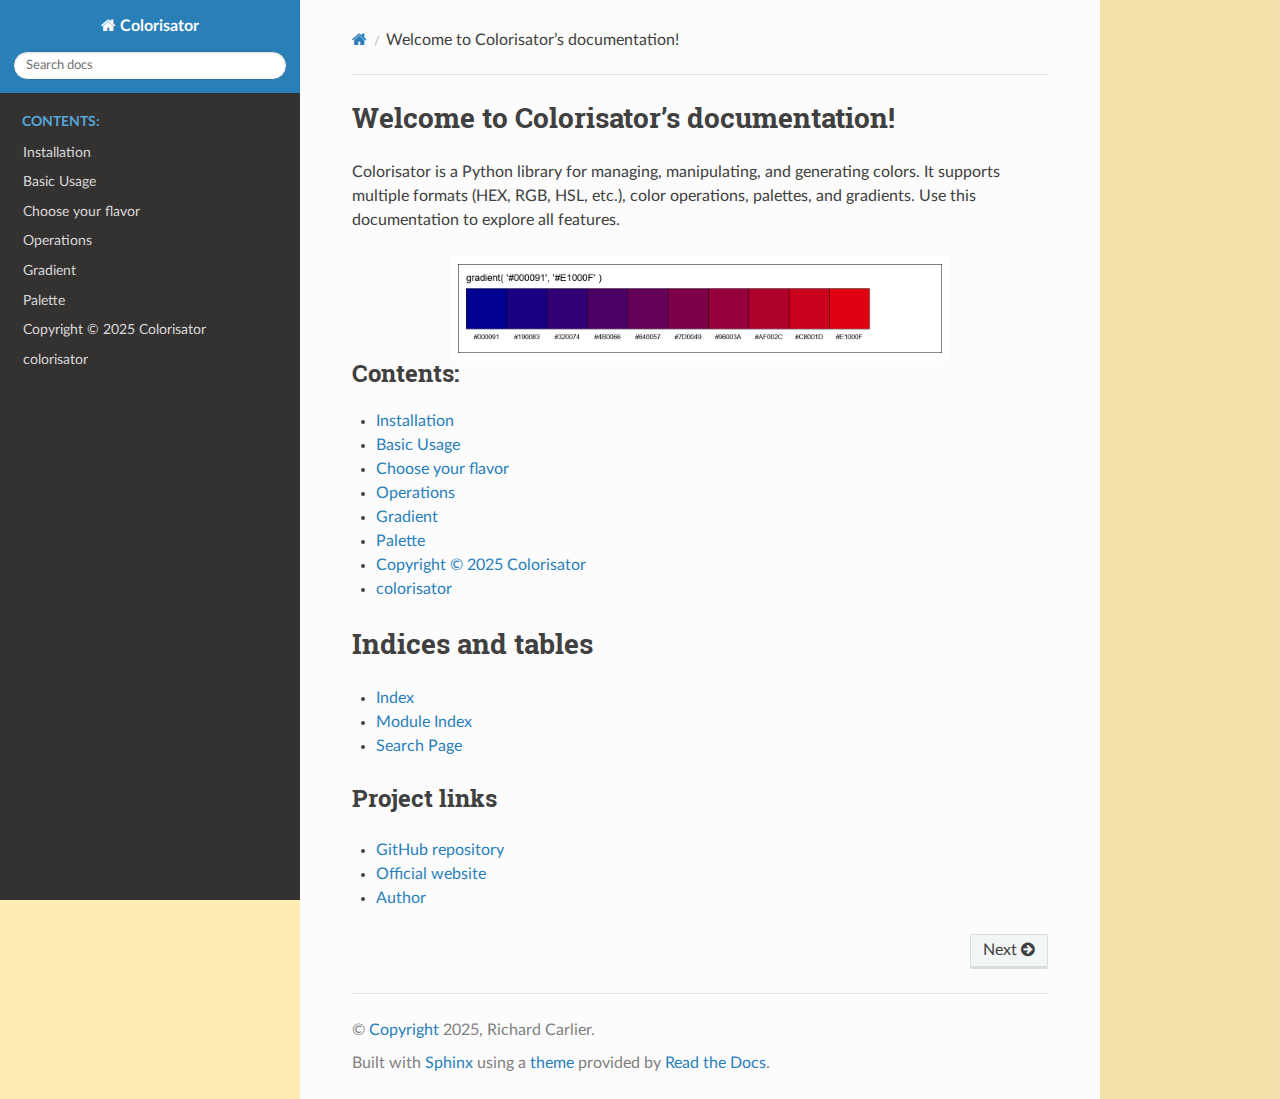
<file: docs/bui/index.html>
<!DOCTYPE html>
<html class="writer-html5" lang="en" data-content_root="./">
<head>
  <meta charset="utf-8" /><meta name="viewport" content="width=device-width, initial-scale=1" />

  <meta name="viewport" content="width=device-width, initial-scale=1.0" />
  <title>Welcome to Colorisator’s documentation! &mdash; Colorisator 1.0.0 documentation</title>
      <link rel="stylesheet" type="text/css" href="_static/pygments.css?v=b86133f3" />
      <link rel="stylesheet" type="text/css" href="_static/css/theme.css?v=e59714d7" />
      <link rel="stylesheet" type="text/css" href="_static/custom.css?v=aa07bf4f" />

  
      <script src="_static/jquery.js?v=5d32c60e"></script>
      <script src="_static/_sphinx_javascript_frameworks_compat.js?v=2cd50e6c"></script>
      <script src="_static/documentation_options.js?v=8d563738"></script>
      <script src="_static/doctools.js?v=9bcbadda"></script>
      <script src="_static/sphinx_highlight.js?v=dc90522c"></script>
      <script src="_static/custom.js?v=6f28f430"></script>
    <script src="_static/js/theme.js"></script>
    <link rel="index" title="Index" href="genindex.html" />
    <link rel="search" title="Search" href="search.html" />
    <link rel="copyright" title="Copyright" href="copyright.html" />
    <link rel="next" title="Installation" href="tutorials/installation.html" /> 
</head>

<body class="wy-body-for-nav"> 
  <div class="wy-grid-for-nav">
    <nav data-toggle="wy-nav-shift" class="wy-nav-side">
      <div class="wy-side-scroll">
        <div class="wy-side-nav-search" >

          
          
          <a href="#" class="icon icon-home">
            Colorisator
          </a>
<div role="search">
  <form id="rtd-search-form" class="wy-form" action="search.html" method="get">
    <input type="text" name="q" placeholder="Search docs" aria-label="Search docs" />
    <input type="hidden" name="check_keywords" value="yes" />
    <input type="hidden" name="area" value="default" />
  </form>
</div>
        </div><div class="wy-menu wy-menu-vertical" data-spy="affix" role="navigation" aria-label="Navigation menu">
              <p class="caption" role="heading"><span class="caption-text">Contents:</span></p>
<ul>
<li class="toctree-l1"><a class="reference internal" href="tutorials/installation.html">Installation</a></li>
<li class="toctree-l1"><a class="reference internal" href="tutorials/basics.html">Basic Usage</a></li>
<li class="toctree-l1"><a class="reference internal" href="tutorials/flavor.html">Choose your flavor</a></li>
<li class="toctree-l1"><a class="reference internal" href="tutorials/operations.html">Operations</a></li>
<li class="toctree-l1"><a class="reference internal" href="tutorials/gradient.html">Gradient</a></li>
<li class="toctree-l1"><a class="reference internal" href="tutorials/palettes.html">Palette</a></li>
<li class="toctree-l1"><a class="reference internal" href="copyright.html">Copyright © 2025 Colorisator</a></li>
<li class="toctree-l1"><a class="reference internal" href="modules.html">colorisator</a></li>
</ul>

        </div>
      </div>
    </nav>

    <section data-toggle="wy-nav-shift" class="wy-nav-content-wrap"><nav class="wy-nav-top" aria-label="Mobile navigation menu" >
          <i data-toggle="wy-nav-top" class="fa fa-bars"></i>
          <a href="#">Colorisator</a>
      </nav>

      <div class="wy-nav-content">
        <div class="rst-content">
          <div role="navigation" aria-label="Page navigation">
  <ul class="wy-breadcrumbs">
      <li><a href="#" class="icon icon-home" aria-label="Home"></a></li>
      <li class="breadcrumb-item active">Welcome to Colorisator’s documentation!</li>
      <li class="wy-breadcrumbs-aside">
      </li>
  </ul>
  <hr/>
</div>
          <div role="main" class="document" itemscope="itemscope" itemtype="http://schema.org/Article">
           <div itemprop="articleBody">
             
  <section id="welcome-to-colorisator-s-documentation">
<h1>Welcome to Colorisator’s documentation!<a class="headerlink" href="#welcome-to-colorisator-s-documentation" title="Link to this heading"></a></h1>
<p>Colorisator is a Python library for managing, manipulating, and generating colors.
It supports multiple formats (HEX, RGB, HSL, etc.), color operations, palettes,
and gradients. Use this documentation to explore all features.</p>
<a class="reference internal image-reference" href="_images/gradient.png"><img alt="Colorisator gradient" class="align-center" src="_images/gradient.png" style="width: 500px;" />
</a>
<div class="toctree-wrapper compound">
<p class="caption" role="heading"><span class="caption-text">Contents:</span></p>
<ul>
<li class="toctree-l1"><a class="reference internal" href="tutorials/installation.html">Installation</a></li>
<li class="toctree-l1"><a class="reference internal" href="tutorials/basics.html">Basic Usage</a></li>
<li class="toctree-l1"><a class="reference internal" href="tutorials/flavor.html">Choose your flavor</a></li>
<li class="toctree-l1"><a class="reference internal" href="tutorials/operations.html">Operations</a></li>
<li class="toctree-l1"><a class="reference internal" href="tutorials/gradient.html">Gradient</a></li>
<li class="toctree-l1"><a class="reference internal" href="tutorials/palettes.html">Palette</a></li>
<li class="toctree-l1"><a class="reference internal" href="copyright.html">Copyright © 2025 Colorisator</a></li>
<li class="toctree-l1"><a class="reference internal" href="modules.html">colorisator</a></li>
</ul>
</div>
</section>
<section id="indices-and-tables">
<h1>Indices and tables<a class="headerlink" href="#indices-and-tables" title="Link to this heading"></a></h1>
<ul class="simple">
<li><p><a class="reference internal" href="genindex.html"><span class="std std-ref">Index</span></a></p></li>
<li><p><a class="reference internal" href="py-modindex.html"><span class="std std-ref">Module Index</span></a></p></li>
<li><p><a class="reference internal" href="search.html"><span class="std std-ref">Search Page</span></a></p></li>
</ul>
<section id="project-links">
<h2>Project links<a class="headerlink" href="#project-links" title="Link to this heading"></a></h2>
<ul class="simple">
<li><p><a class="reference external" href="https://github.com/rcarlier/colorisator">GitHub repository</a></p></li>
<li><p><a class="reference external" href="https://github.com/rcarlier/colorisator">Official website</a></p></li>
<li><p><a class="reference external" href="https://www.linkedin.com/in/rcarlier/">Author</a></p></li>
</ul>
</section>
</section>


           </div>
          </div>
          <footer><div class="rst-footer-buttons" role="navigation" aria-label="Footer">
        <a href="tutorials/installation.html" class="btn btn-neutral float-right" title="Installation" accesskey="n" rel="next">Next <span class="fa fa-arrow-circle-right" aria-hidden="true"></span></a>
    </div>

  <hr/>

  <div role="contentinfo">
    <p>&#169; <a href="copyright.html">Copyright</a> 2025, Richard Carlier.</p>
  </div>

  Built with <a href="https://www.sphinx-doc.org/">Sphinx</a> using a
    <a href="https://github.com/readthedocs/sphinx_rtd_theme">theme</a>
    provided by <a href="https://readthedocs.org">Read the Docs</a>.
   

</footer>
        </div>
      </div>
    </section>
  </div>
  <script>
      jQuery(function () {
          SphinxRtdTheme.Navigation.enable(true);
      });
  </script> 

</body>
</html>
</file>
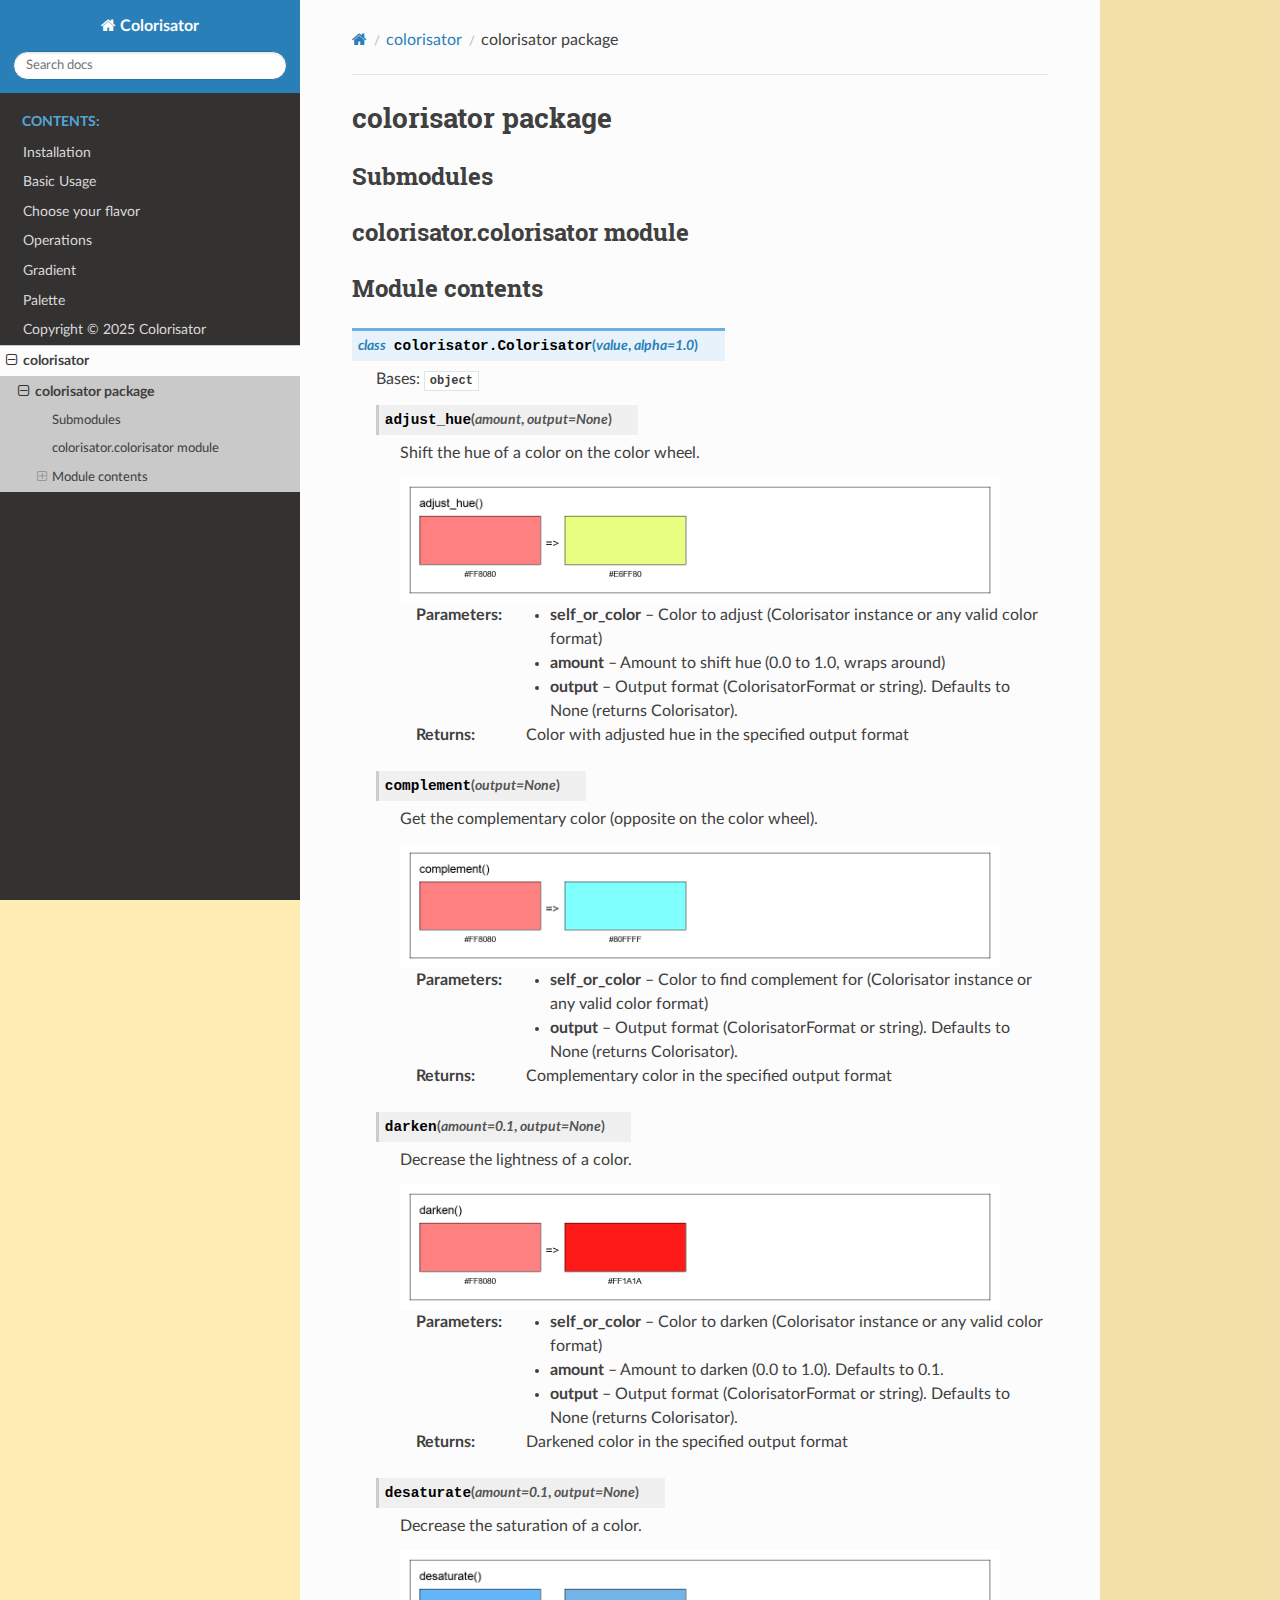
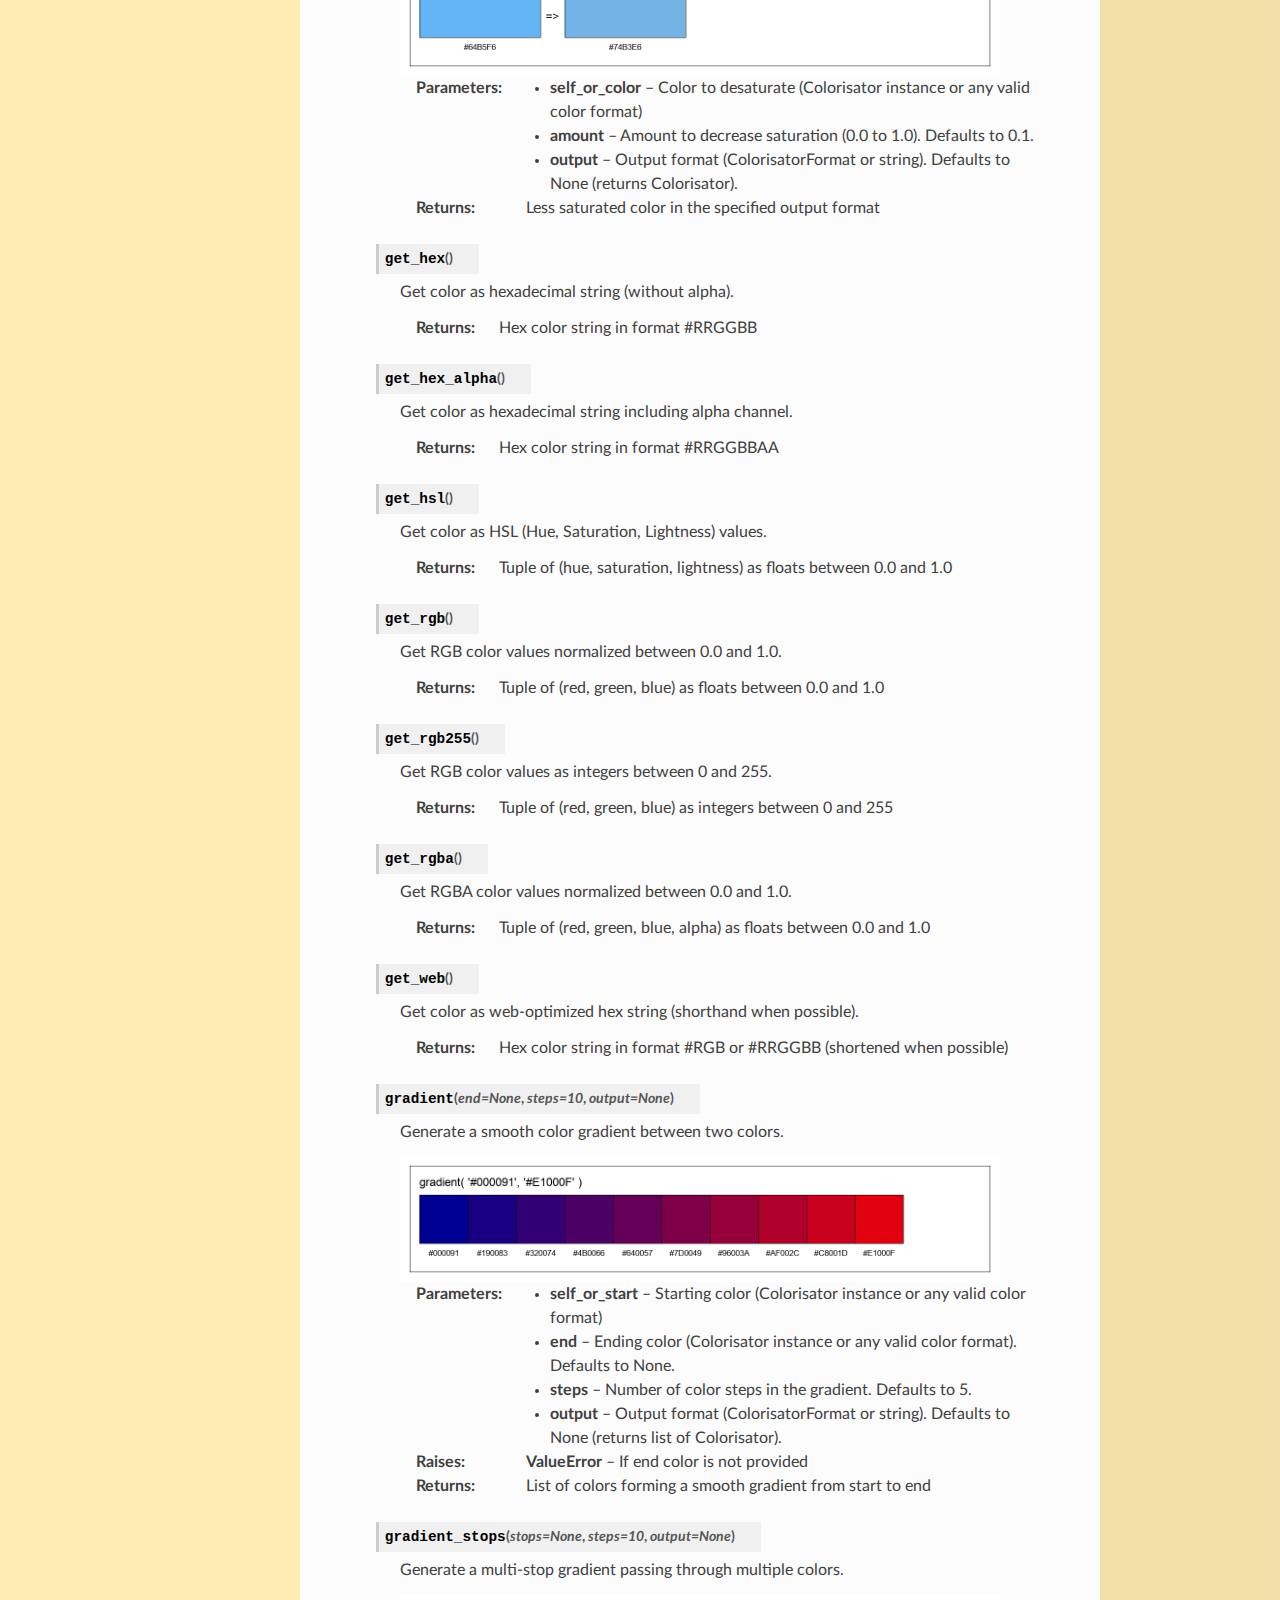
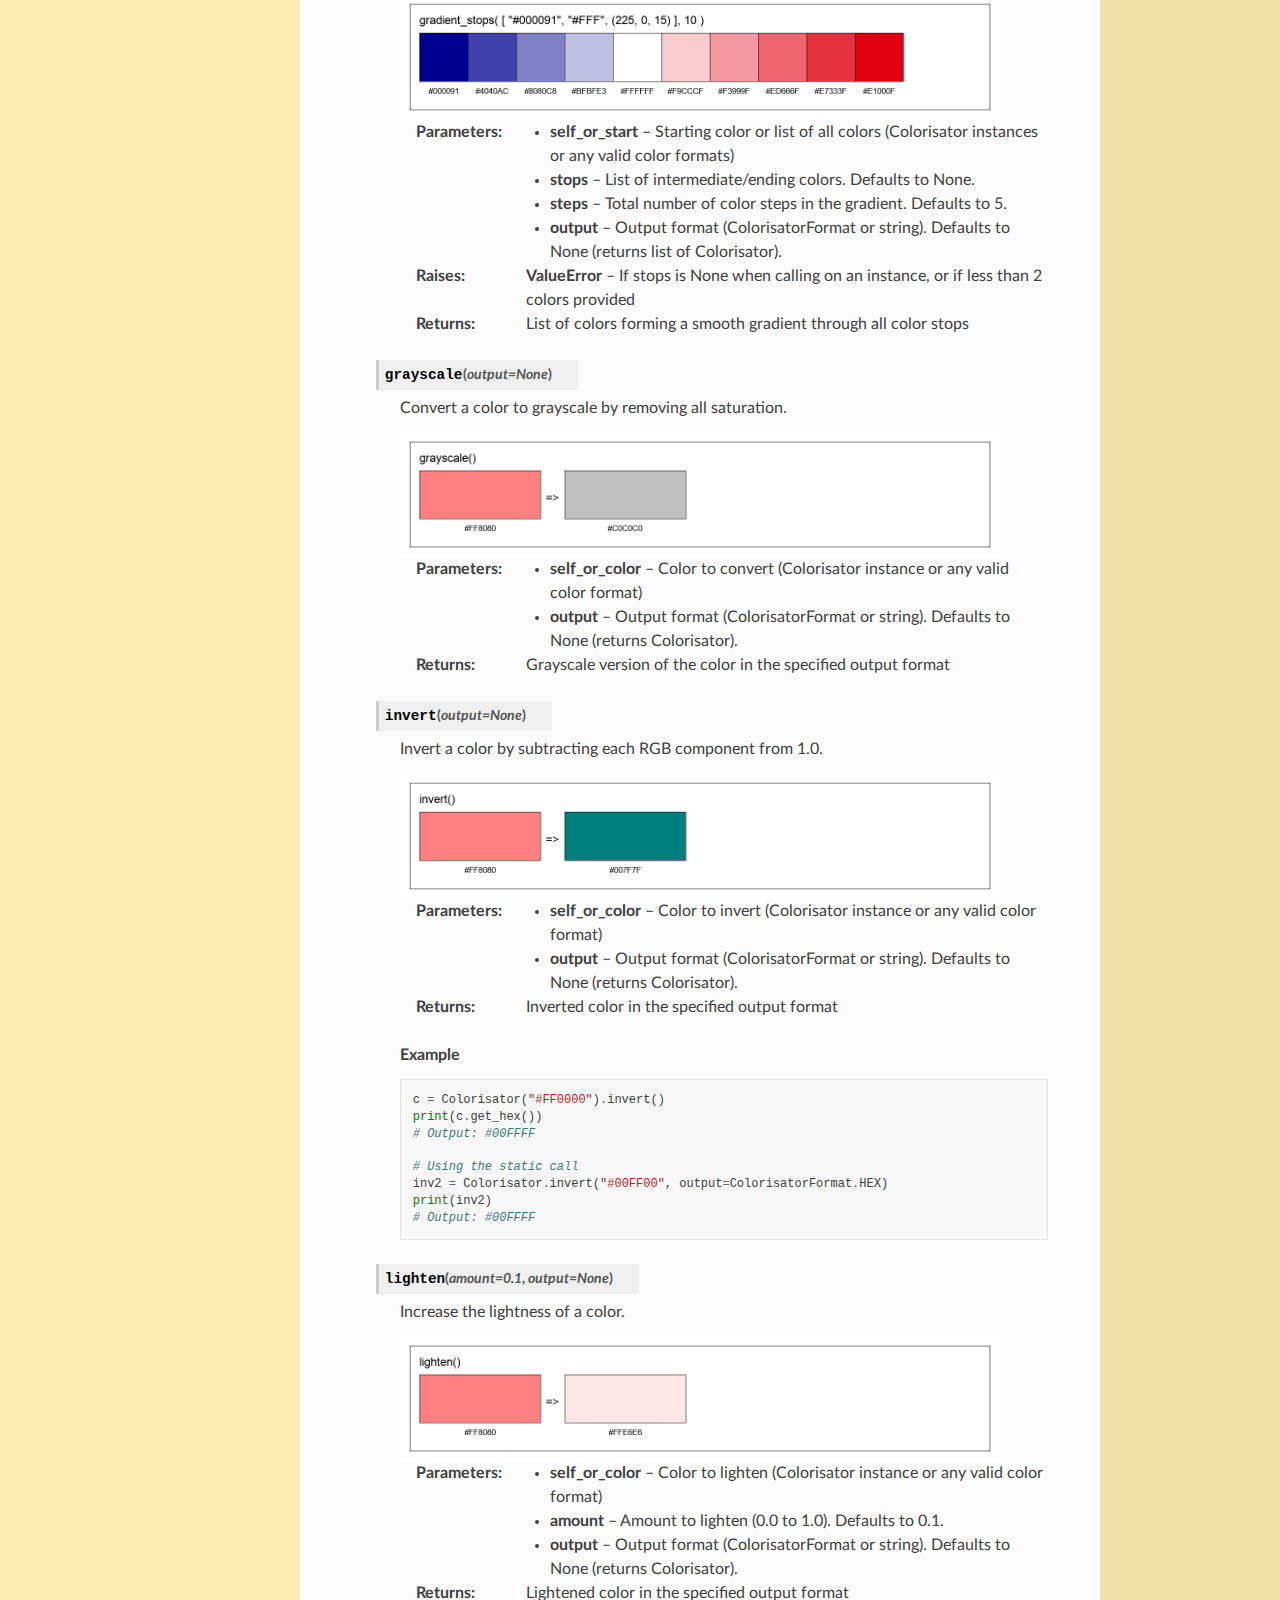
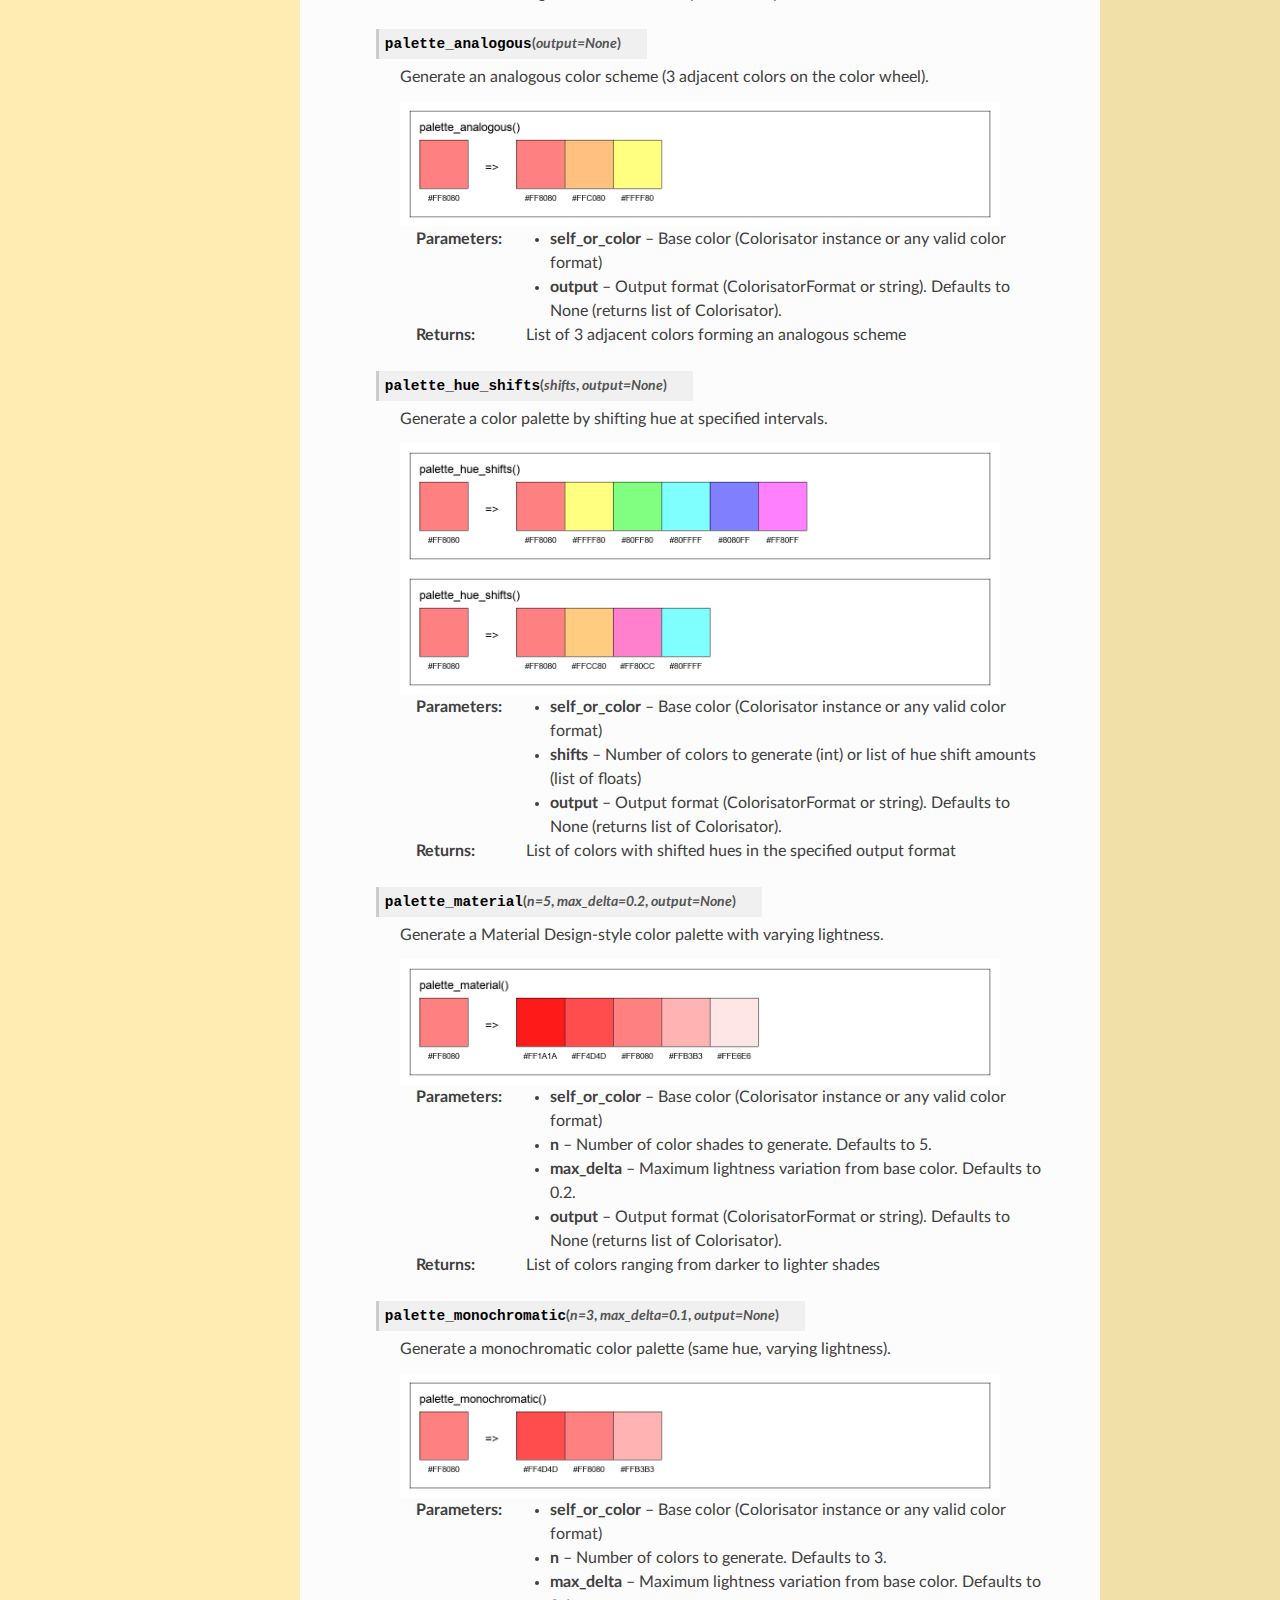
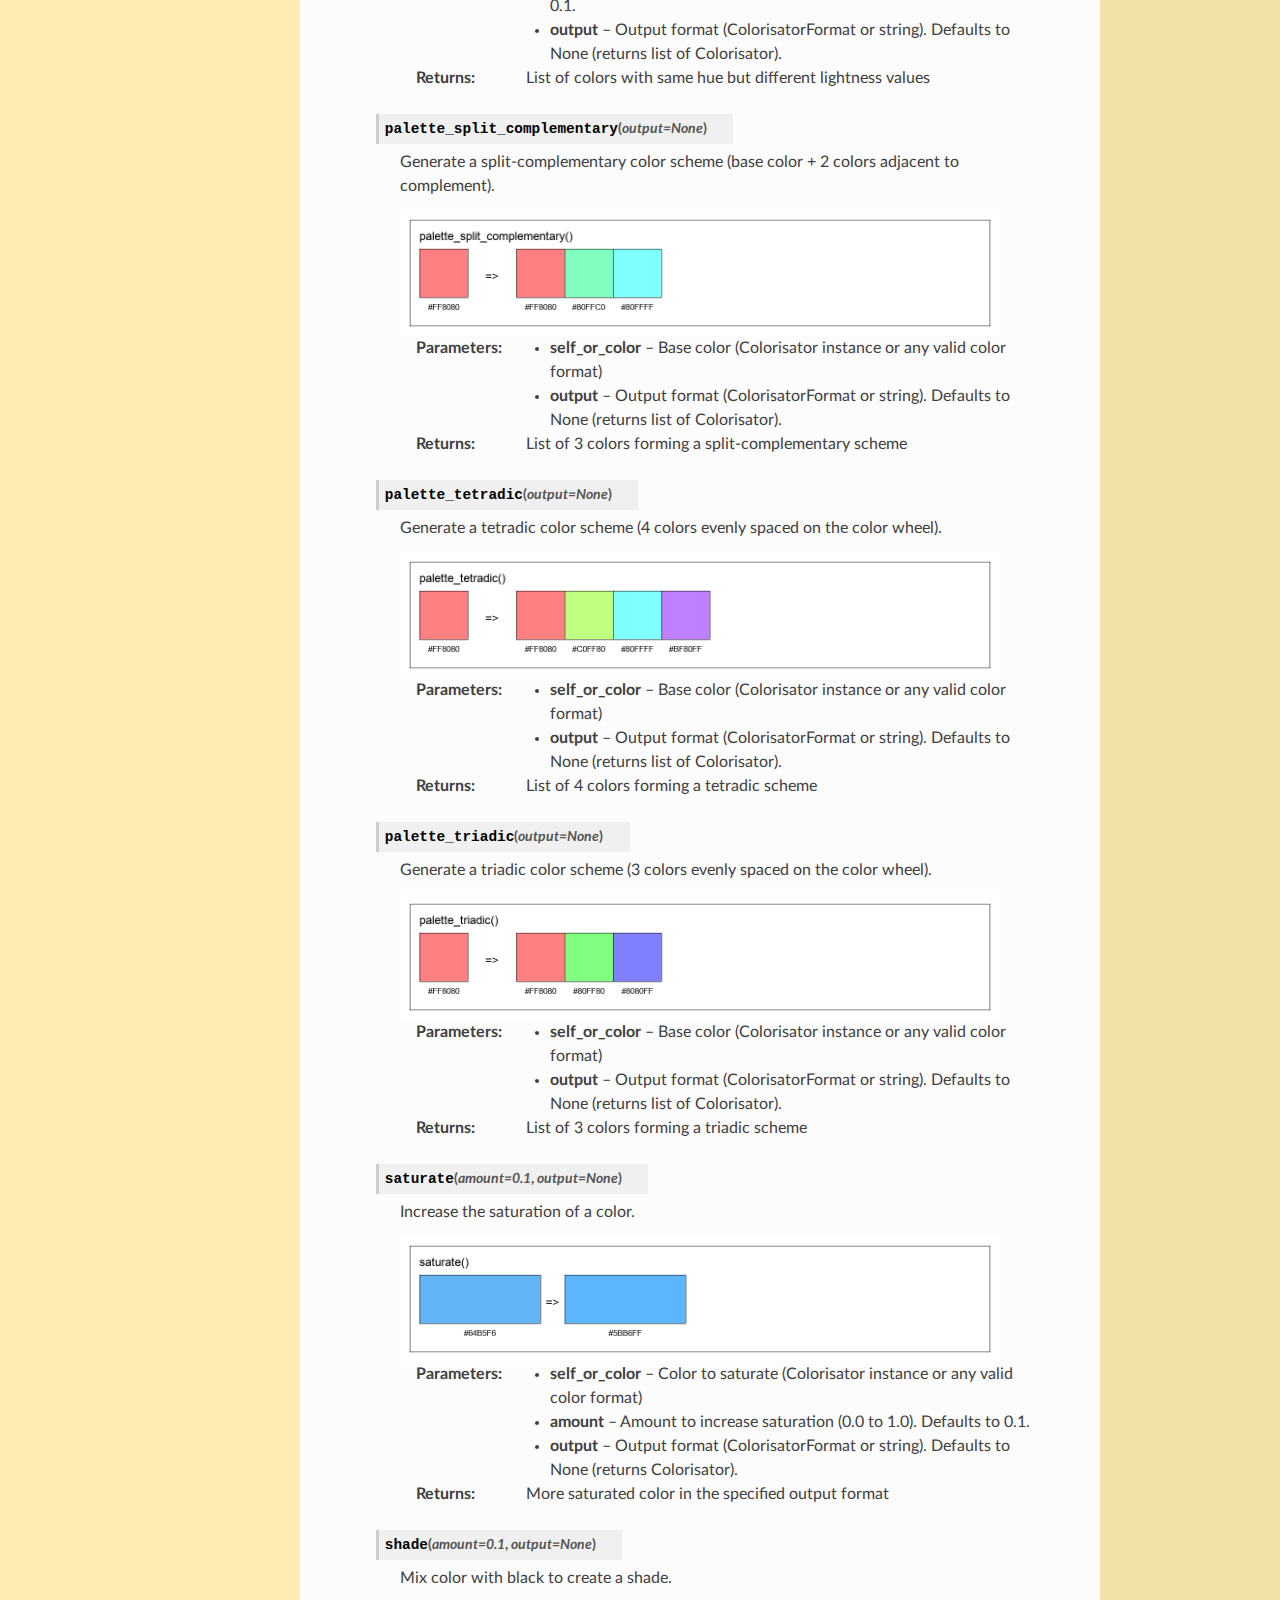
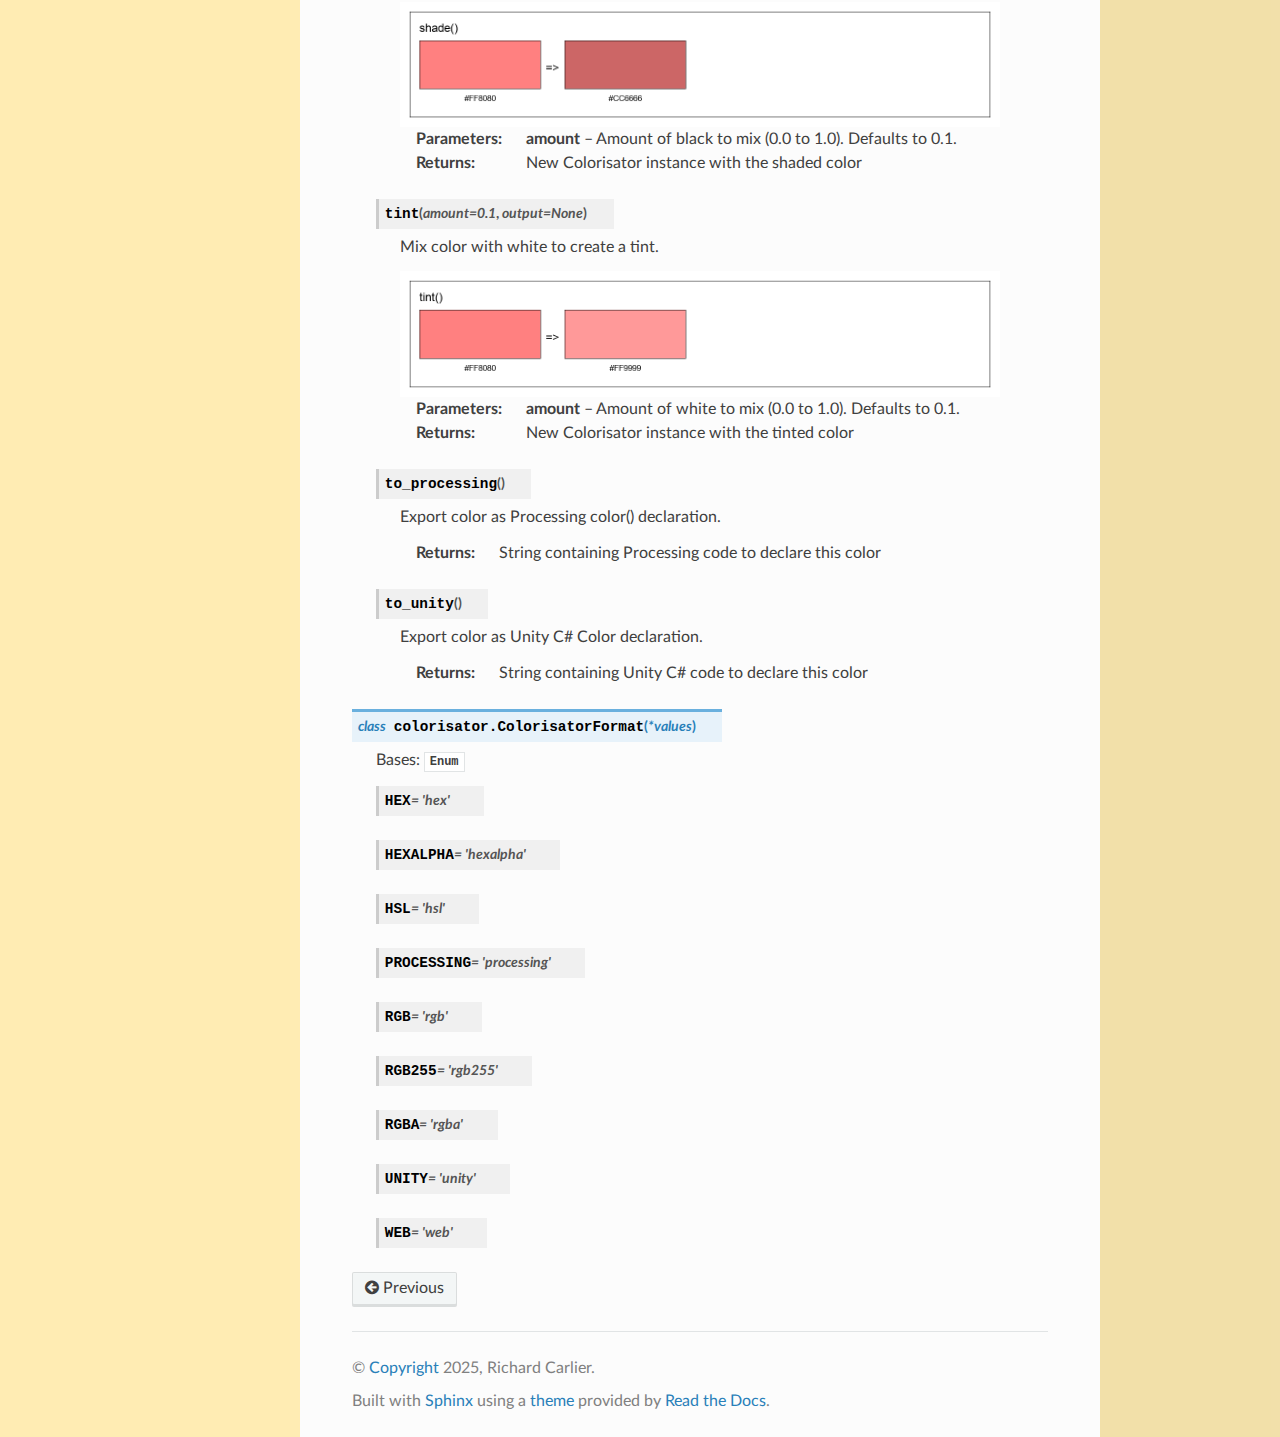
<file: docs/bui/colorisator.html>
<!DOCTYPE html>
<html class="writer-html5" lang="en" data-content_root="./">
<head>
  <meta charset="utf-8" /><meta name="viewport" content="width=device-width, initial-scale=1" />

  <meta name="viewport" content="width=device-width, initial-scale=1.0" />
  <title>colorisator package &mdash; Colorisator 1.0.0 documentation</title>
      <link rel="stylesheet" type="text/css" href="_static/pygments.css?v=b86133f3" />
      <link rel="stylesheet" type="text/css" href="_static/css/theme.css?v=e59714d7" />
      <link rel="stylesheet" type="text/css" href="_static/custom.css?v=aa07bf4f" />

  
      <script src="_static/jquery.js?v=5d32c60e"></script>
      <script src="_static/_sphinx_javascript_frameworks_compat.js?v=2cd50e6c"></script>
      <script src="_static/documentation_options.js?v=8d563738"></script>
      <script src="_static/doctools.js?v=9bcbadda"></script>
      <script src="_static/sphinx_highlight.js?v=dc90522c"></script>
      <script src="_static/custom.js?v=6f28f430"></script>
    <script src="_static/js/theme.js"></script>
    <link rel="index" title="Index" href="genindex.html" />
    <link rel="search" title="Search" href="search.html" />
    <link rel="copyright" title="Copyright" href="copyright.html" />
    <link rel="prev" title="colorisator" href="modules.html" /> 
</head>

<body class="wy-body-for-nav"> 
  <div class="wy-grid-for-nav">
    <nav data-toggle="wy-nav-shift" class="wy-nav-side">
      <div class="wy-side-scroll">
        <div class="wy-side-nav-search" >

          
          
          <a href="index.html" class="icon icon-home">
            Colorisator
          </a>
<div role="search">
  <form id="rtd-search-form" class="wy-form" action="search.html" method="get">
    <input type="text" name="q" placeholder="Search docs" aria-label="Search docs" />
    <input type="hidden" name="check_keywords" value="yes" />
    <input type="hidden" name="area" value="default" />
  </form>
</div>
        </div><div class="wy-menu wy-menu-vertical" data-spy="affix" role="navigation" aria-label="Navigation menu">
              <p class="caption" role="heading"><span class="caption-text">Contents:</span></p>
<ul class="current">
<li class="toctree-l1"><a class="reference internal" href="tutorials/installation.html">Installation</a></li>
<li class="toctree-l1"><a class="reference internal" href="tutorials/basics.html">Basic Usage</a></li>
<li class="toctree-l1"><a class="reference internal" href="tutorials/flavor.html">Choose your flavor</a></li>
<li class="toctree-l1"><a class="reference internal" href="tutorials/operations.html">Operations</a></li>
<li class="toctree-l1"><a class="reference internal" href="tutorials/gradient.html">Gradient</a></li>
<li class="toctree-l1"><a class="reference internal" href="tutorials/palettes.html">Palette</a></li>
<li class="toctree-l1"><a class="reference internal" href="copyright.html">Copyright © 2025 Colorisator</a></li>
<li class="toctree-l1 current"><a class="reference internal" href="modules.html">colorisator</a><ul class="current">
<li class="toctree-l2 current"><a class="current reference internal" href="#">colorisator package</a><ul>
<li class="toctree-l3"><a class="reference internal" href="#submodules">Submodules</a></li>
<li class="toctree-l3"><a class="reference internal" href="#colorisator-colorisator-module">colorisator.colorisator module</a></li>
<li class="toctree-l3"><a class="reference internal" href="#module-colorisator">Module contents</a><ul>
<li class="toctree-l4"><a class="reference internal" href="#colorisator.Colorisator"><code class="docutils literal notranslate"><span class="pre">Colorisator</span></code></a></li>
<li class="toctree-l4"><a class="reference internal" href="#colorisator.ColorisatorFormat"><code class="docutils literal notranslate"><span class="pre">ColorisatorFormat</span></code></a></li>
</ul>
</li>
</ul>
</li>
</ul>
</li>
</ul>

        </div>
      </div>
    </nav>

    <section data-toggle="wy-nav-shift" class="wy-nav-content-wrap"><nav class="wy-nav-top" aria-label="Mobile navigation menu" >
          <i data-toggle="wy-nav-top" class="fa fa-bars"></i>
          <a href="index.html">Colorisator</a>
      </nav>

      <div class="wy-nav-content">
        <div class="rst-content">
          <div role="navigation" aria-label="Page navigation">
  <ul class="wy-breadcrumbs">
      <li><a href="index.html" class="icon icon-home" aria-label="Home"></a></li>
          <li class="breadcrumb-item"><a href="modules.html">colorisator</a></li>
      <li class="breadcrumb-item active">colorisator package</li>
      <li class="wy-breadcrumbs-aside">
      </li>
  </ul>
  <hr/>
</div>
          <div role="main" class="document" itemscope="itemscope" itemtype="http://schema.org/Article">
           <div itemprop="articleBody">
             
  <section id="colorisator-package">
<h1>colorisator package<a class="headerlink" href="#colorisator-package" title="Link to this heading"></a></h1>
<section id="submodules">
<h2>Submodules<a class="headerlink" href="#submodules" title="Link to this heading"></a></h2>
</section>
<section id="colorisator-colorisator-module">
<h2>colorisator.colorisator module<a class="headerlink" href="#colorisator-colorisator-module" title="Link to this heading"></a></h2>
</section>
<section id="module-colorisator">
<span id="module-contents"></span><h2>Module contents<a class="headerlink" href="#module-colorisator" title="Link to this heading"></a></h2>
<dl class="py class">
<dt class="sig sig-object py" id="colorisator.Colorisator">
<em class="property"><span class="k"><span class="pre">class</span></span><span class="w"> </span></em><span class="sig-prename descclassname"><span class="pre">colorisator.</span></span><span class="sig-name descname"><span class="pre">Colorisator</span></span><span class="sig-paren">(</span><em class="sig-param"><span class="n"><span class="pre">value</span></span></em>, <em class="sig-param"><span class="n"><span class="pre">alpha</span></span><span class="o"><span class="pre">=</span></span><span class="default_value"><span class="pre">1.0</span></span></em><span class="sig-paren">)</span><a class="headerlink" href="#colorisator.Colorisator" title="Link to this definition"></a></dt>
<dd><p>Bases: <code class="xref py py-class docutils literal notranslate"><span class="pre">object</span></code></p>
<dl class="py method">
<dt class="sig sig-object py" id="colorisator.Colorisator.adjust_hue">
<span class="sig-name descname"><span class="pre">adjust_hue</span></span><span class="sig-paren">(</span><em class="sig-param"><span class="n"><span class="pre">amount</span></span></em>, <em class="sig-param"><span class="n"><span class="pre">output</span></span><span class="o"><span class="pre">=</span></span><span class="default_value"><span class="pre">None</span></span></em><span class="sig-paren">)</span><a class="headerlink" href="#colorisator.Colorisator.adjust_hue" title="Link to this definition"></a></dt>
<dd><p>Shift the hue of a color on the color wheel.</p>
<a class="reference internal image-reference" href="_images/adjust_hue.png"><img alt="Adjust hue" src="_images/adjust_hue.png" style="width: 600px;" />
</a>
<dl class="field-list simple">
<dt class="field-odd">Parameters<span class="colon">:</span></dt>
<dd class="field-odd"><ul class="simple">
<li><p><strong>self_or_color</strong> – Color to adjust (Colorisator instance or any valid color format)</p></li>
<li><p><strong>amount</strong> – Amount to shift hue (0.0 to 1.0, wraps around)</p></li>
<li><p><strong>output</strong> – Output format (ColorisatorFormat or string). Defaults to None (returns Colorisator).</p></li>
</ul>
</dd>
<dt class="field-even">Returns<span class="colon">:</span></dt>
<dd class="field-even"><p>Color with adjusted hue in the specified output format</p>
</dd>
</dl>
</dd></dl>

<dl class="py method">
<dt class="sig sig-object py" id="colorisator.Colorisator.complement">
<span class="sig-name descname"><span class="pre">complement</span></span><span class="sig-paren">(</span><em class="sig-param"><span class="n"><span class="pre">output</span></span><span class="o"><span class="pre">=</span></span><span class="default_value"><span class="pre">None</span></span></em><span class="sig-paren">)</span><a class="headerlink" href="#colorisator.Colorisator.complement" title="Link to this definition"></a></dt>
<dd><p>Get the complementary color (opposite on the color wheel).</p>
<a class="reference internal image-reference" href="_images/complement.png"><img alt="Complement" src="_images/complement.png" style="width: 600px;" />
</a>
<dl class="field-list simple">
<dt class="field-odd">Parameters<span class="colon">:</span></dt>
<dd class="field-odd"><ul class="simple">
<li><p><strong>self_or_color</strong> – Color to find complement for (Colorisator instance or any valid color format)</p></li>
<li><p><strong>output</strong> – Output format (ColorisatorFormat or string). Defaults to None (returns Colorisator).</p></li>
</ul>
</dd>
<dt class="field-even">Returns<span class="colon">:</span></dt>
<dd class="field-even"><p>Complementary color in the specified output format</p>
</dd>
</dl>
</dd></dl>

<dl class="py method">
<dt class="sig sig-object py" id="colorisator.Colorisator.darken">
<span class="sig-name descname"><span class="pre">darken</span></span><span class="sig-paren">(</span><em class="sig-param"><span class="n"><span class="pre">amount</span></span><span class="o"><span class="pre">=</span></span><span class="default_value"><span class="pre">0.1</span></span></em>, <em class="sig-param"><span class="n"><span class="pre">output</span></span><span class="o"><span class="pre">=</span></span><span class="default_value"><span class="pre">None</span></span></em><span class="sig-paren">)</span><a class="headerlink" href="#colorisator.Colorisator.darken" title="Link to this definition"></a></dt>
<dd><p>Decrease the lightness of a color.</p>
<a class="reference internal image-reference" href="_images/darken.png"><img alt="Darken" src="_images/darken.png" style="width: 600px;" />
</a>
<dl class="field-list simple">
<dt class="field-odd">Parameters<span class="colon">:</span></dt>
<dd class="field-odd"><ul class="simple">
<li><p><strong>self_or_color</strong> – Color to darken (Colorisator instance or any valid color format)</p></li>
<li><p><strong>amount</strong> – Amount to darken (0.0 to 1.0). Defaults to 0.1.</p></li>
<li><p><strong>output</strong> – Output format (ColorisatorFormat or string). Defaults to None (returns Colorisator).</p></li>
</ul>
</dd>
<dt class="field-even">Returns<span class="colon">:</span></dt>
<dd class="field-even"><p>Darkened color in the specified output format</p>
</dd>
</dl>
</dd></dl>

<dl class="py method">
<dt class="sig sig-object py" id="colorisator.Colorisator.desaturate">
<span class="sig-name descname"><span class="pre">desaturate</span></span><span class="sig-paren">(</span><em class="sig-param"><span class="n"><span class="pre">amount</span></span><span class="o"><span class="pre">=</span></span><span class="default_value"><span class="pre">0.1</span></span></em>, <em class="sig-param"><span class="n"><span class="pre">output</span></span><span class="o"><span class="pre">=</span></span><span class="default_value"><span class="pre">None</span></span></em><span class="sig-paren">)</span><a class="headerlink" href="#colorisator.Colorisator.desaturate" title="Link to this definition"></a></dt>
<dd><p>Decrease the saturation of a color.</p>
<a class="reference internal image-reference" href="_images/desaturate.png"><img alt="Desaturate" src="_images/desaturate.png" style="width: 600px;" />
</a>
<dl class="field-list simple">
<dt class="field-odd">Parameters<span class="colon">:</span></dt>
<dd class="field-odd"><ul class="simple">
<li><p><strong>self_or_color</strong> – Color to desaturate (Colorisator instance or any valid color format)</p></li>
<li><p><strong>amount</strong> – Amount to decrease saturation (0.0 to 1.0). Defaults to 0.1.</p></li>
<li><p><strong>output</strong> – Output format (ColorisatorFormat or string). Defaults to None (returns Colorisator).</p></li>
</ul>
</dd>
<dt class="field-even">Returns<span class="colon">:</span></dt>
<dd class="field-even"><p>Less saturated color in the specified output format</p>
</dd>
</dl>
</dd></dl>

<dl class="py method">
<dt class="sig sig-object py" id="colorisator.Colorisator.get_hex">
<span class="sig-name descname"><span class="pre">get_hex</span></span><span class="sig-paren">(</span><span class="sig-paren">)</span><a class="headerlink" href="#colorisator.Colorisator.get_hex" title="Link to this definition"></a></dt>
<dd><p>Get color as hexadecimal string (without alpha).</p>
<dl class="field-list simple">
<dt class="field-odd">Returns<span class="colon">:</span></dt>
<dd class="field-odd"><p>Hex color string in format #RRGGBB</p>
</dd>
</dl>
</dd></dl>

<dl class="py method">
<dt class="sig sig-object py" id="colorisator.Colorisator.get_hex_alpha">
<span class="sig-name descname"><span class="pre">get_hex_alpha</span></span><span class="sig-paren">(</span><span class="sig-paren">)</span><a class="headerlink" href="#colorisator.Colorisator.get_hex_alpha" title="Link to this definition"></a></dt>
<dd><p>Get color as hexadecimal string including alpha channel.</p>
<dl class="field-list simple">
<dt class="field-odd">Returns<span class="colon">:</span></dt>
<dd class="field-odd"><p>Hex color string in format #RRGGBBAA</p>
</dd>
</dl>
</dd></dl>

<dl class="py method">
<dt class="sig sig-object py" id="colorisator.Colorisator.get_hsl">
<span class="sig-name descname"><span class="pre">get_hsl</span></span><span class="sig-paren">(</span><span class="sig-paren">)</span><a class="headerlink" href="#colorisator.Colorisator.get_hsl" title="Link to this definition"></a></dt>
<dd><p>Get color as HSL (Hue, Saturation, Lightness) values.</p>
<dl class="field-list simple">
<dt class="field-odd">Returns<span class="colon">:</span></dt>
<dd class="field-odd"><p>Tuple of (hue, saturation, lightness) as floats between 0.0 and 1.0</p>
</dd>
</dl>
</dd></dl>

<dl class="py method">
<dt class="sig sig-object py" id="colorisator.Colorisator.get_rgb">
<span class="sig-name descname"><span class="pre">get_rgb</span></span><span class="sig-paren">(</span><span class="sig-paren">)</span><a class="headerlink" href="#colorisator.Colorisator.get_rgb" title="Link to this definition"></a></dt>
<dd><p>Get RGB color values normalized between 0.0 and 1.0.</p>
<dl class="field-list simple">
<dt class="field-odd">Returns<span class="colon">:</span></dt>
<dd class="field-odd"><p>Tuple of (red, green, blue) as floats between 0.0 and 1.0</p>
</dd>
</dl>
</dd></dl>

<dl class="py method">
<dt class="sig sig-object py" id="colorisator.Colorisator.get_rgb255">
<span class="sig-name descname"><span class="pre">get_rgb255</span></span><span class="sig-paren">(</span><span class="sig-paren">)</span><a class="headerlink" href="#colorisator.Colorisator.get_rgb255" title="Link to this definition"></a></dt>
<dd><p>Get RGB color values as integers between 0 and 255.</p>
<dl class="field-list simple">
<dt class="field-odd">Returns<span class="colon">:</span></dt>
<dd class="field-odd"><p>Tuple of (red, green, blue) as integers between 0 and 255</p>
</dd>
</dl>
</dd></dl>

<dl class="py method">
<dt class="sig sig-object py" id="colorisator.Colorisator.get_rgba">
<span class="sig-name descname"><span class="pre">get_rgba</span></span><span class="sig-paren">(</span><span class="sig-paren">)</span><a class="headerlink" href="#colorisator.Colorisator.get_rgba" title="Link to this definition"></a></dt>
<dd><p>Get RGBA color values normalized between 0.0 and 1.0.</p>
<dl class="field-list simple">
<dt class="field-odd">Returns<span class="colon">:</span></dt>
<dd class="field-odd"><p>Tuple of (red, green, blue, alpha) as floats between 0.0 and 1.0</p>
</dd>
</dl>
</dd></dl>

<dl class="py method">
<dt class="sig sig-object py" id="colorisator.Colorisator.get_web">
<span class="sig-name descname"><span class="pre">get_web</span></span><span class="sig-paren">(</span><span class="sig-paren">)</span><a class="headerlink" href="#colorisator.Colorisator.get_web" title="Link to this definition"></a></dt>
<dd><p>Get color as web-optimized hex string (shorthand when possible).</p>
<dl class="field-list simple">
<dt class="field-odd">Returns<span class="colon">:</span></dt>
<dd class="field-odd"><p>Hex color string in format #RGB or #RRGGBB (shortened when possible)</p>
</dd>
</dl>
</dd></dl>

<dl class="py method">
<dt class="sig sig-object py" id="colorisator.Colorisator.gradient">
<span class="sig-name descname"><span class="pre">gradient</span></span><span class="sig-paren">(</span><em class="sig-param"><span class="n"><span class="pre">end</span></span><span class="o"><span class="pre">=</span></span><span class="default_value"><span class="pre">None</span></span></em>, <em class="sig-param"><span class="n"><span class="pre">steps</span></span><span class="o"><span class="pre">=</span></span><span class="default_value"><span class="pre">10</span></span></em>, <em class="sig-param"><span class="n"><span class="pre">output</span></span><span class="o"><span class="pre">=</span></span><span class="default_value"><span class="pre">None</span></span></em><span class="sig-paren">)</span><a class="headerlink" href="#colorisator.Colorisator.gradient" title="Link to this definition"></a></dt>
<dd><p>Generate a smooth color gradient between two colors.</p>
<a class="reference internal image-reference" href="_images/gradient.png"><img alt="Gradient" src="_images/gradient.png" style="width: 600px;" />
</a>
<dl class="field-list simple">
<dt class="field-odd">Parameters<span class="colon">:</span></dt>
<dd class="field-odd"><ul class="simple">
<li><p><strong>self_or_start</strong> – Starting color (Colorisator instance or any valid color format)</p></li>
<li><p><strong>end</strong> – Ending color (Colorisator instance or any valid color format). Defaults to None.</p></li>
<li><p><strong>steps</strong> – Number of color steps in the gradient. Defaults to 5.</p></li>
<li><p><strong>output</strong> – Output format (ColorisatorFormat or string). Defaults to None (returns list of Colorisator).</p></li>
</ul>
</dd>
<dt class="field-even">Raises<span class="colon">:</span></dt>
<dd class="field-even"><p><strong>ValueError</strong> – If end color is not provided</p>
</dd>
<dt class="field-odd">Returns<span class="colon">:</span></dt>
<dd class="field-odd"><p>List of colors forming a smooth gradient from start to end</p>
</dd>
</dl>
</dd></dl>

<dl class="py method">
<dt class="sig sig-object py" id="colorisator.Colorisator.gradient_stops">
<span class="sig-name descname"><span class="pre">gradient_stops</span></span><span class="sig-paren">(</span><em class="sig-param"><span class="n"><span class="pre">stops</span></span><span class="o"><span class="pre">=</span></span><span class="default_value"><span class="pre">None</span></span></em>, <em class="sig-param"><span class="n"><span class="pre">steps</span></span><span class="o"><span class="pre">=</span></span><span class="default_value"><span class="pre">10</span></span></em>, <em class="sig-param"><span class="n"><span class="pre">output</span></span><span class="o"><span class="pre">=</span></span><span class="default_value"><span class="pre">None</span></span></em><span class="sig-paren">)</span><a class="headerlink" href="#colorisator.Colorisator.gradient_stops" title="Link to this definition"></a></dt>
<dd><p>Generate a multi-stop gradient passing through multiple colors.</p>
<a class="reference internal image-reference" href="_images/gradient_stops.png"><img alt="Gradient stops" src="_images/gradient_stops.png" style="width: 600px;" />
</a>
<dl class="field-list simple">
<dt class="field-odd">Parameters<span class="colon">:</span></dt>
<dd class="field-odd"><ul class="simple">
<li><p><strong>self_or_start</strong> – Starting color or list of all colors (Colorisator instances or any valid color formats)</p></li>
<li><p><strong>stops</strong> – List of intermediate/ending colors. Defaults to None.</p></li>
<li><p><strong>steps</strong> – Total number of color steps in the gradient. Defaults to 5.</p></li>
<li><p><strong>output</strong> – Output format (ColorisatorFormat or string). Defaults to None (returns list of Colorisator).</p></li>
</ul>
</dd>
<dt class="field-even">Raises<span class="colon">:</span></dt>
<dd class="field-even"><p><strong>ValueError</strong> – If stops is None when calling on an instance, or if less than 2 colors provided</p>
</dd>
<dt class="field-odd">Returns<span class="colon">:</span></dt>
<dd class="field-odd"><p>List of colors forming a smooth gradient through all color stops</p>
</dd>
</dl>
</dd></dl>

<dl class="py method">
<dt class="sig sig-object py" id="colorisator.Colorisator.grayscale">
<span class="sig-name descname"><span class="pre">grayscale</span></span><span class="sig-paren">(</span><em class="sig-param"><span class="n"><span class="pre">output</span></span><span class="o"><span class="pre">=</span></span><span class="default_value"><span class="pre">None</span></span></em><span class="sig-paren">)</span><a class="headerlink" href="#colorisator.Colorisator.grayscale" title="Link to this definition"></a></dt>
<dd><p>Convert a color to grayscale by removing all saturation.</p>
<a class="reference internal image-reference" href="_images/grayscale.png"><img alt="Grayscale" src="_images/grayscale.png" style="width: 600px;" />
</a>
<dl class="field-list simple">
<dt class="field-odd">Parameters<span class="colon">:</span></dt>
<dd class="field-odd"><ul class="simple">
<li><p><strong>self_or_color</strong> – Color to convert (Colorisator instance or any valid color format)</p></li>
<li><p><strong>output</strong> – Output format (ColorisatorFormat or string). Defaults to None (returns Colorisator).</p></li>
</ul>
</dd>
<dt class="field-even">Returns<span class="colon">:</span></dt>
<dd class="field-even"><p>Grayscale version of the color in the specified output format</p>
</dd>
</dl>
</dd></dl>

<dl class="py method">
<dt class="sig sig-object py" id="colorisator.Colorisator.invert">
<span class="sig-name descname"><span class="pre">invert</span></span><span class="sig-paren">(</span><em class="sig-param"><span class="n"><span class="pre">output</span></span><span class="o"><span class="pre">=</span></span><span class="default_value"><span class="pre">None</span></span></em><span class="sig-paren">)</span><a class="headerlink" href="#colorisator.Colorisator.invert" title="Link to this definition"></a></dt>
<dd><p>Invert a color by subtracting each RGB component from 1.0.</p>
<a class="reference internal image-reference" href="_images/invert.png"><img alt="Invert" src="_images/invert.png" style="width: 600px;" />
</a>
<dl class="field-list simple">
<dt class="field-odd">Parameters<span class="colon">:</span></dt>
<dd class="field-odd"><ul class="simple">
<li><p><strong>self_or_color</strong> – Color to invert (Colorisator instance or any valid color format)</p></li>
<li><p><strong>output</strong> – Output format (ColorisatorFormat or string). Defaults to None (returns Colorisator).</p></li>
</ul>
</dd>
<dt class="field-even">Returns<span class="colon">:</span></dt>
<dd class="field-even"><p>Inverted color in the specified output format</p>
</dd>
</dl>
<p class="rubric">Example</p>
<div class="highlight-python notranslate"><div class="highlight"><pre><span></span><span class="n">c</span> <span class="o">=</span> <span class="n">Colorisator</span><span class="p">(</span><span class="s2">&quot;#FF0000&quot;</span><span class="p">)</span><span class="o">.</span><span class="n">invert</span><span class="p">()</span>
<span class="nb">print</span><span class="p">(</span><span class="n">c</span><span class="o">.</span><span class="n">get_hex</span><span class="p">())</span>
<span class="c1"># Output: #00FFFF</span>

<span class="c1"># Using the static call</span>
<span class="n">inv2</span> <span class="o">=</span> <span class="n">Colorisator</span><span class="o">.</span><span class="n">invert</span><span class="p">(</span><span class="s2">&quot;#00FF00&quot;</span><span class="p">,</span> <span class="n">output</span><span class="o">=</span><span class="n">ColorisatorFormat</span><span class="o">.</span><span class="n">HEX</span><span class="p">)</span>
<span class="nb">print</span><span class="p">(</span><span class="n">inv2</span><span class="p">)</span>
<span class="c1"># Output: #00FFFF</span>
</pre></div>
</div>
</dd></dl>

<dl class="py method">
<dt class="sig sig-object py" id="colorisator.Colorisator.lighten">
<span class="sig-name descname"><span class="pre">lighten</span></span><span class="sig-paren">(</span><em class="sig-param"><span class="n"><span class="pre">amount</span></span><span class="o"><span class="pre">=</span></span><span class="default_value"><span class="pre">0.1</span></span></em>, <em class="sig-param"><span class="n"><span class="pre">output</span></span><span class="o"><span class="pre">=</span></span><span class="default_value"><span class="pre">None</span></span></em><span class="sig-paren">)</span><a class="headerlink" href="#colorisator.Colorisator.lighten" title="Link to this definition"></a></dt>
<dd><p>Increase the lightness of a color.</p>
<a class="reference internal image-reference" href="_images/lighten.png"><img alt="Lighten" src="_images/lighten.png" style="width: 600px;" />
</a>
<dl class="field-list simple">
<dt class="field-odd">Parameters<span class="colon">:</span></dt>
<dd class="field-odd"><ul class="simple">
<li><p><strong>self_or_color</strong> – Color to lighten (Colorisator instance or any valid color format)</p></li>
<li><p><strong>amount</strong> – Amount to lighten (0.0 to 1.0). Defaults to 0.1.</p></li>
<li><p><strong>output</strong> – Output format (ColorisatorFormat or string). Defaults to None (returns Colorisator).</p></li>
</ul>
</dd>
<dt class="field-even">Returns<span class="colon">:</span></dt>
<dd class="field-even"><p>Lightened color in the specified output format</p>
</dd>
</dl>
</dd></dl>

<dl class="py method">
<dt class="sig sig-object py" id="colorisator.Colorisator.palette_analogous">
<span class="sig-name descname"><span class="pre">palette_analogous</span></span><span class="sig-paren">(</span><em class="sig-param"><span class="n"><span class="pre">output</span></span><span class="o"><span class="pre">=</span></span><span class="default_value"><span class="pre">None</span></span></em><span class="sig-paren">)</span><a class="headerlink" href="#colorisator.Colorisator.palette_analogous" title="Link to this definition"></a></dt>
<dd><p>Generate an analogous color scheme (3 adjacent colors on the color wheel).</p>
<a class="reference internal image-reference" href="_images/palette_analogous.png"><img alt="Split-complementary palette" src="_images/palette_analogous.png" style="width: 600px;" />
</a>
<dl class="field-list simple">
<dt class="field-odd">Parameters<span class="colon">:</span></dt>
<dd class="field-odd"><ul class="simple">
<li><p><strong>self_or_color</strong> – Base color (Colorisator instance or any valid color format)</p></li>
<li><p><strong>output</strong> – Output format (ColorisatorFormat or string). Defaults to None (returns list of Colorisator).</p></li>
</ul>
</dd>
<dt class="field-even">Returns<span class="colon">:</span></dt>
<dd class="field-even"><p>List of 3 adjacent colors forming an analogous scheme</p>
</dd>
</dl>
</dd></dl>

<dl class="py method">
<dt class="sig sig-object py" id="colorisator.Colorisator.palette_hue_shifts">
<span class="sig-name descname"><span class="pre">palette_hue_shifts</span></span><span class="sig-paren">(</span><em class="sig-param"><span class="n"><span class="pre">shifts</span></span></em>, <em class="sig-param"><span class="n"><span class="pre">output</span></span><span class="o"><span class="pre">=</span></span><span class="default_value"><span class="pre">None</span></span></em><span class="sig-paren">)</span><a class="headerlink" href="#colorisator.Colorisator.palette_hue_shifts" title="Link to this definition"></a></dt>
<dd><p>Generate a color palette by shifting hue at specified intervals.</p>
<a class="reference internal image-reference" href="_images/palette_hue_shifts_int.png"><img alt="Triadic palette (from int)" src="_images/palette_hue_shifts_int.png" style="width: 600px;" />
</a>
<a class="reference internal image-reference" href="_images/palette_hue_shifts_array.png"><img alt="Triadic palette (from array)" src="_images/palette_hue_shifts_array.png" style="width: 600px;" />
</a>
<dl class="field-list simple">
<dt class="field-odd">Parameters<span class="colon">:</span></dt>
<dd class="field-odd"><ul class="simple">
<li><p><strong>self_or_color</strong> – Base color (Colorisator instance or any valid color format)</p></li>
<li><p><strong>shifts</strong> – Number of colors to generate (int) or list of hue shift amounts (list of floats)</p></li>
<li><p><strong>output</strong> – Output format (ColorisatorFormat or string). Defaults to None (returns list of Colorisator).</p></li>
</ul>
</dd>
<dt class="field-even">Returns<span class="colon">:</span></dt>
<dd class="field-even"><p>List of colors with shifted hues in the specified output format</p>
</dd>
</dl>
</dd></dl>

<dl class="py method">
<dt class="sig sig-object py" id="colorisator.Colorisator.palette_material">
<span class="sig-name descname"><span class="pre">palette_material</span></span><span class="sig-paren">(</span><em class="sig-param"><span class="n"><span class="pre">n</span></span><span class="o"><span class="pre">=</span></span><span class="default_value"><span class="pre">5</span></span></em>, <em class="sig-param"><span class="n"><span class="pre">max_delta</span></span><span class="o"><span class="pre">=</span></span><span class="default_value"><span class="pre">0.2</span></span></em>, <em class="sig-param"><span class="n"><span class="pre">output</span></span><span class="o"><span class="pre">=</span></span><span class="default_value"><span class="pre">None</span></span></em><span class="sig-paren">)</span><a class="headerlink" href="#colorisator.Colorisator.palette_material" title="Link to this definition"></a></dt>
<dd><p>Generate a Material Design-style color palette with varying lightness.</p>
<a class="reference internal image-reference" href="_images/palette_material.png"><img alt="Material palette" src="_images/palette_material.png" style="width: 600px;" />
</a>
<dl class="field-list simple">
<dt class="field-odd">Parameters<span class="colon">:</span></dt>
<dd class="field-odd"><ul class="simple">
<li><p><strong>self_or_color</strong> – Base color (Colorisator instance or any valid color format)</p></li>
<li><p><strong>n</strong> – Number of color shades to generate. Defaults to 5.</p></li>
<li><p><strong>max_delta</strong> – Maximum lightness variation from base color. Defaults to 0.2.</p></li>
<li><p><strong>output</strong> – Output format (ColorisatorFormat or string). Defaults to None (returns list of Colorisator).</p></li>
</ul>
</dd>
<dt class="field-even">Returns<span class="colon">:</span></dt>
<dd class="field-even"><p>List of colors ranging from darker to lighter shades</p>
</dd>
</dl>
</dd></dl>

<dl class="py method">
<dt class="sig sig-object py" id="colorisator.Colorisator.palette_monochromatic">
<span class="sig-name descname"><span class="pre">palette_monochromatic</span></span><span class="sig-paren">(</span><em class="sig-param"><span class="n"><span class="pre">n</span></span><span class="o"><span class="pre">=</span></span><span class="default_value"><span class="pre">3</span></span></em>, <em class="sig-param"><span class="n"><span class="pre">max_delta</span></span><span class="o"><span class="pre">=</span></span><span class="default_value"><span class="pre">0.1</span></span></em>, <em class="sig-param"><span class="n"><span class="pre">output</span></span><span class="o"><span class="pre">=</span></span><span class="default_value"><span class="pre">None</span></span></em><span class="sig-paren">)</span><a class="headerlink" href="#colorisator.Colorisator.palette_monochromatic" title="Link to this definition"></a></dt>
<dd><p>Generate a monochromatic color palette (same hue, varying lightness).</p>
<a class="reference internal image-reference" href="_images/palette_monochromatic.png"><img alt="Monochromatic palette" src="_images/palette_monochromatic.png" style="width: 600px;" />
</a>
<dl class="field-list simple">
<dt class="field-odd">Parameters<span class="colon">:</span></dt>
<dd class="field-odd"><ul class="simple">
<li><p><strong>self_or_color</strong> – Base color (Colorisator instance or any valid color format)</p></li>
<li><p><strong>n</strong> – Number of colors to generate. Defaults to 3.</p></li>
<li><p><strong>max_delta</strong> – Maximum lightness variation from base color. Defaults to 0.1.</p></li>
<li><p><strong>output</strong> – Output format (ColorisatorFormat or string). Defaults to None (returns list of Colorisator).</p></li>
</ul>
</dd>
<dt class="field-even">Returns<span class="colon">:</span></dt>
<dd class="field-even"><p>List of colors with same hue but different lightness values</p>
</dd>
</dl>
</dd></dl>

<dl class="py method">
<dt class="sig sig-object py" id="colorisator.Colorisator.palette_split_complementary">
<span class="sig-name descname"><span class="pre">palette_split_complementary</span></span><span class="sig-paren">(</span><em class="sig-param"><span class="n"><span class="pre">output</span></span><span class="o"><span class="pre">=</span></span><span class="default_value"><span class="pre">None</span></span></em><span class="sig-paren">)</span><a class="headerlink" href="#colorisator.Colorisator.palette_split_complementary" title="Link to this definition"></a></dt>
<dd><p>Generate a split-complementary color scheme (base color + 2 colors adjacent to complement).</p>
<a class="reference internal image-reference" href="_images/palette_split_complementary.png"><img alt="Split-complementary palette" src="_images/palette_split_complementary.png" style="width: 600px;" />
</a>
<dl class="field-list simple">
<dt class="field-odd">Parameters<span class="colon">:</span></dt>
<dd class="field-odd"><ul class="simple">
<li><p><strong>self_or_color</strong> – Base color (Colorisator instance or any valid color format)</p></li>
<li><p><strong>output</strong> – Output format (ColorisatorFormat or string). Defaults to None (returns list of Colorisator).</p></li>
</ul>
</dd>
<dt class="field-even">Returns<span class="colon">:</span></dt>
<dd class="field-even"><p>List of 3 colors forming a split-complementary scheme</p>
</dd>
</dl>
</dd></dl>

<dl class="py method">
<dt class="sig sig-object py" id="colorisator.Colorisator.palette_tetradic">
<span class="sig-name descname"><span class="pre">palette_tetradic</span></span><span class="sig-paren">(</span><em class="sig-param"><span class="n"><span class="pre">output</span></span><span class="o"><span class="pre">=</span></span><span class="default_value"><span class="pre">None</span></span></em><span class="sig-paren">)</span><a class="headerlink" href="#colorisator.Colorisator.palette_tetradic" title="Link to this definition"></a></dt>
<dd><p>Generate a tetradic color scheme (4 colors evenly spaced on the color wheel).</p>
<a class="reference internal image-reference" href="_images/palette_tetradic.png"><img alt="Tetradic palette" src="_images/palette_tetradic.png" style="width: 600px;" />
</a>
<dl class="field-list simple">
<dt class="field-odd">Parameters<span class="colon">:</span></dt>
<dd class="field-odd"><ul class="simple">
<li><p><strong>self_or_color</strong> – Base color (Colorisator instance or any valid color format)</p></li>
<li><p><strong>output</strong> – Output format (ColorisatorFormat or string). Defaults to None (returns list of Colorisator).</p></li>
</ul>
</dd>
<dt class="field-even">Returns<span class="colon">:</span></dt>
<dd class="field-even"><p>List of 4 colors forming a tetradic scheme</p>
</dd>
</dl>
</dd></dl>

<dl class="py method">
<dt class="sig sig-object py" id="colorisator.Colorisator.palette_triadic">
<span class="sig-name descname"><span class="pre">palette_triadic</span></span><span class="sig-paren">(</span><em class="sig-param"><span class="n"><span class="pre">output</span></span><span class="o"><span class="pre">=</span></span><span class="default_value"><span class="pre">None</span></span></em><span class="sig-paren">)</span><a class="headerlink" href="#colorisator.Colorisator.palette_triadic" title="Link to this definition"></a></dt>
<dd><p>Generate a triadic color scheme (3 colors evenly spaced on the color wheel).</p>
<a class="reference internal image-reference" href="_images/palette_triadic.png"><img alt="Triadic palette" src="_images/palette_triadic.png" style="width: 600px;" />
</a>
<dl class="field-list simple">
<dt class="field-odd">Parameters<span class="colon">:</span></dt>
<dd class="field-odd"><ul class="simple">
<li><p><strong>self_or_color</strong> – Base color (Colorisator instance or any valid color format)</p></li>
<li><p><strong>output</strong> – Output format (ColorisatorFormat or string). Defaults to None (returns list of Colorisator).</p></li>
</ul>
</dd>
<dt class="field-even">Returns<span class="colon">:</span></dt>
<dd class="field-even"><p>List of 3 colors forming a triadic scheme</p>
</dd>
</dl>
</dd></dl>

<dl class="py method">
<dt class="sig sig-object py" id="colorisator.Colorisator.saturate">
<span class="sig-name descname"><span class="pre">saturate</span></span><span class="sig-paren">(</span><em class="sig-param"><span class="n"><span class="pre">amount</span></span><span class="o"><span class="pre">=</span></span><span class="default_value"><span class="pre">0.1</span></span></em>, <em class="sig-param"><span class="n"><span class="pre">output</span></span><span class="o"><span class="pre">=</span></span><span class="default_value"><span class="pre">None</span></span></em><span class="sig-paren">)</span><a class="headerlink" href="#colorisator.Colorisator.saturate" title="Link to this definition"></a></dt>
<dd><p>Increase the saturation of a color.</p>
<a class="reference internal image-reference" href="_images/saturate.png"><img alt="Saturate" src="_images/saturate.png" style="width: 600px;" />
</a>
<dl class="field-list simple">
<dt class="field-odd">Parameters<span class="colon">:</span></dt>
<dd class="field-odd"><ul class="simple">
<li><p><strong>self_or_color</strong> – Color to saturate (Colorisator instance or any valid color format)</p></li>
<li><p><strong>amount</strong> – Amount to increase saturation (0.0 to 1.0). Defaults to 0.1.</p></li>
<li><p><strong>output</strong> – Output format (ColorisatorFormat or string). Defaults to None (returns Colorisator).</p></li>
</ul>
</dd>
<dt class="field-even">Returns<span class="colon">:</span></dt>
<dd class="field-even"><p>More saturated color in the specified output format</p>
</dd>
</dl>
</dd></dl>

<dl class="py method">
<dt class="sig sig-object py" id="colorisator.Colorisator.shade">
<span class="sig-name descname"><span class="pre">shade</span></span><span class="sig-paren">(</span><em class="sig-param"><span class="n"><span class="pre">amount</span></span><span class="o"><span class="pre">=</span></span><span class="default_value"><span class="pre">0.1</span></span></em>, <em class="sig-param"><span class="n"><span class="pre">output</span></span><span class="o"><span class="pre">=</span></span><span class="default_value"><span class="pre">None</span></span></em><span class="sig-paren">)</span><a class="headerlink" href="#colorisator.Colorisator.shade" title="Link to this definition"></a></dt>
<dd><p>Mix color with black to create a shade.</p>
<a class="reference internal image-reference" href="_images/shade.png"><img alt="Shade" src="_images/shade.png" style="width: 600px;" />
</a>
<dl class="field-list simple">
<dt class="field-odd">Parameters<span class="colon">:</span></dt>
<dd class="field-odd"><p><strong>amount</strong> – Amount of black to mix (0.0 to 1.0). Defaults to 0.1.</p>
</dd>
<dt class="field-even">Returns<span class="colon">:</span></dt>
<dd class="field-even"><p>New Colorisator instance with the shaded color</p>
</dd>
</dl>
</dd></dl>

<dl class="py method">
<dt class="sig sig-object py" id="colorisator.Colorisator.tint">
<span class="sig-name descname"><span class="pre">tint</span></span><span class="sig-paren">(</span><em class="sig-param"><span class="n"><span class="pre">amount</span></span><span class="o"><span class="pre">=</span></span><span class="default_value"><span class="pre">0.1</span></span></em>, <em class="sig-param"><span class="n"><span class="pre">output</span></span><span class="o"><span class="pre">=</span></span><span class="default_value"><span class="pre">None</span></span></em><span class="sig-paren">)</span><a class="headerlink" href="#colorisator.Colorisator.tint" title="Link to this definition"></a></dt>
<dd><p>Mix color with white to create a tint.</p>
<a class="reference internal image-reference" href="_images/tint.png"><img alt="Tint" src="_images/tint.png" style="width: 600px;" />
</a>
<dl class="field-list simple">
<dt class="field-odd">Parameters<span class="colon">:</span></dt>
<dd class="field-odd"><p><strong>amount</strong> – Amount of white to mix (0.0 to 1.0). Defaults to 0.1.</p>
</dd>
<dt class="field-even">Returns<span class="colon">:</span></dt>
<dd class="field-even"><p>New Colorisator instance with the tinted color</p>
</dd>
</dl>
</dd></dl>

<dl class="py method">
<dt class="sig sig-object py" id="colorisator.Colorisator.to_processing">
<span class="sig-name descname"><span class="pre">to_processing</span></span><span class="sig-paren">(</span><span class="sig-paren">)</span><a class="headerlink" href="#colorisator.Colorisator.to_processing" title="Link to this definition"></a></dt>
<dd><p>Export color as Processing color() declaration.</p>
<dl class="field-list simple">
<dt class="field-odd">Returns<span class="colon">:</span></dt>
<dd class="field-odd"><p>String containing Processing code to declare this color</p>
</dd>
</dl>
</dd></dl>

<dl class="py method">
<dt class="sig sig-object py" id="colorisator.Colorisator.to_unity">
<span class="sig-name descname"><span class="pre">to_unity</span></span><span class="sig-paren">(</span><span class="sig-paren">)</span><a class="headerlink" href="#colorisator.Colorisator.to_unity" title="Link to this definition"></a></dt>
<dd><p>Export color as Unity C# Color declaration.</p>
<dl class="field-list simple">
<dt class="field-odd">Returns<span class="colon">:</span></dt>
<dd class="field-odd"><p>String containing Unity C# code to declare this color</p>
</dd>
</dl>
</dd></dl>

</dd></dl>

<dl class="py class">
<dt class="sig sig-object py" id="colorisator.ColorisatorFormat">
<em class="property"><span class="k"><span class="pre">class</span></span><span class="w"> </span></em><span class="sig-prename descclassname"><span class="pre">colorisator.</span></span><span class="sig-name descname"><span class="pre">ColorisatorFormat</span></span><span class="sig-paren">(</span><em class="sig-param"><span class="o"><span class="pre">*</span></span><span class="n"><span class="pre">values</span></span></em><span class="sig-paren">)</span><a class="headerlink" href="#colorisator.ColorisatorFormat" title="Link to this definition"></a></dt>
<dd><p>Bases: <code class="xref py py-class docutils literal notranslate"><span class="pre">Enum</span></code></p>
<dl class="py attribute">
<dt class="sig sig-object py" id="colorisator.ColorisatorFormat.HEX">
<span class="sig-name descname"><span class="pre">HEX</span></span><em class="property"><span class="w"> </span><span class="p"><span class="pre">=</span></span><span class="w"> </span><span class="pre">'hex'</span></em><a class="headerlink" href="#colorisator.ColorisatorFormat.HEX" title="Link to this definition"></a></dt>
<dd></dd></dl>

<dl class="py attribute">
<dt class="sig sig-object py" id="colorisator.ColorisatorFormat.HEXALPHA">
<span class="sig-name descname"><span class="pre">HEXALPHA</span></span><em class="property"><span class="w"> </span><span class="p"><span class="pre">=</span></span><span class="w"> </span><span class="pre">'hexalpha'</span></em><a class="headerlink" href="#colorisator.ColorisatorFormat.HEXALPHA" title="Link to this definition"></a></dt>
<dd></dd></dl>

<dl class="py attribute">
<dt class="sig sig-object py" id="colorisator.ColorisatorFormat.HSL">
<span class="sig-name descname"><span class="pre">HSL</span></span><em class="property"><span class="w"> </span><span class="p"><span class="pre">=</span></span><span class="w"> </span><span class="pre">'hsl'</span></em><a class="headerlink" href="#colorisator.ColorisatorFormat.HSL" title="Link to this definition"></a></dt>
<dd></dd></dl>

<dl class="py attribute">
<dt class="sig sig-object py" id="colorisator.ColorisatorFormat.PROCESSING">
<span class="sig-name descname"><span class="pre">PROCESSING</span></span><em class="property"><span class="w"> </span><span class="p"><span class="pre">=</span></span><span class="w"> </span><span class="pre">'processing'</span></em><a class="headerlink" href="#colorisator.ColorisatorFormat.PROCESSING" title="Link to this definition"></a></dt>
<dd></dd></dl>

<dl class="py attribute">
<dt class="sig sig-object py" id="colorisator.ColorisatorFormat.RGB">
<span class="sig-name descname"><span class="pre">RGB</span></span><em class="property"><span class="w"> </span><span class="p"><span class="pre">=</span></span><span class="w"> </span><span class="pre">'rgb'</span></em><a class="headerlink" href="#colorisator.ColorisatorFormat.RGB" title="Link to this definition"></a></dt>
<dd></dd></dl>

<dl class="py attribute">
<dt class="sig sig-object py" id="colorisator.ColorisatorFormat.RGB255">
<span class="sig-name descname"><span class="pre">RGB255</span></span><em class="property"><span class="w"> </span><span class="p"><span class="pre">=</span></span><span class="w"> </span><span class="pre">'rgb255'</span></em><a class="headerlink" href="#colorisator.ColorisatorFormat.RGB255" title="Link to this definition"></a></dt>
<dd></dd></dl>

<dl class="py attribute">
<dt class="sig sig-object py" id="colorisator.ColorisatorFormat.RGBA">
<span class="sig-name descname"><span class="pre">RGBA</span></span><em class="property"><span class="w"> </span><span class="p"><span class="pre">=</span></span><span class="w"> </span><span class="pre">'rgba'</span></em><a class="headerlink" href="#colorisator.ColorisatorFormat.RGBA" title="Link to this definition"></a></dt>
<dd></dd></dl>

<dl class="py attribute">
<dt class="sig sig-object py" id="colorisator.ColorisatorFormat.UNITY">
<span class="sig-name descname"><span class="pre">UNITY</span></span><em class="property"><span class="w"> </span><span class="p"><span class="pre">=</span></span><span class="w"> </span><span class="pre">'unity'</span></em><a class="headerlink" href="#colorisator.ColorisatorFormat.UNITY" title="Link to this definition"></a></dt>
<dd></dd></dl>

<dl class="py attribute">
<dt class="sig sig-object py" id="colorisator.ColorisatorFormat.WEB">
<span class="sig-name descname"><span class="pre">WEB</span></span><em class="property"><span class="w"> </span><span class="p"><span class="pre">=</span></span><span class="w"> </span><span class="pre">'web'</span></em><a class="headerlink" href="#colorisator.ColorisatorFormat.WEB" title="Link to this definition"></a></dt>
<dd></dd></dl>

</dd></dl>

</section>
</section>


           </div>
          </div>
          <footer><div class="rst-footer-buttons" role="navigation" aria-label="Footer">
        <a href="modules.html" class="btn btn-neutral float-left" title="colorisator" accesskey="p" rel="prev"><span class="fa fa-arrow-circle-left" aria-hidden="true"></span> Previous</a>
    </div>

  <hr/>

  <div role="contentinfo">
    <p>&#169; <a href="copyright.html">Copyright</a> 2025, Richard Carlier.</p>
  </div>

  Built with <a href="https://www.sphinx-doc.org/">Sphinx</a> using a
    <a href="https://github.com/readthedocs/sphinx_rtd_theme">theme</a>
    provided by <a href="https://readthedocs.org">Read the Docs</a>.
   

</footer>
        </div>
      </div>
    </section>
  </div>
  <script>
      jQuery(function () {
          SphinxRtdTheme.Navigation.enable(true);
      });
  </script> 

</body>
</html>
</file>
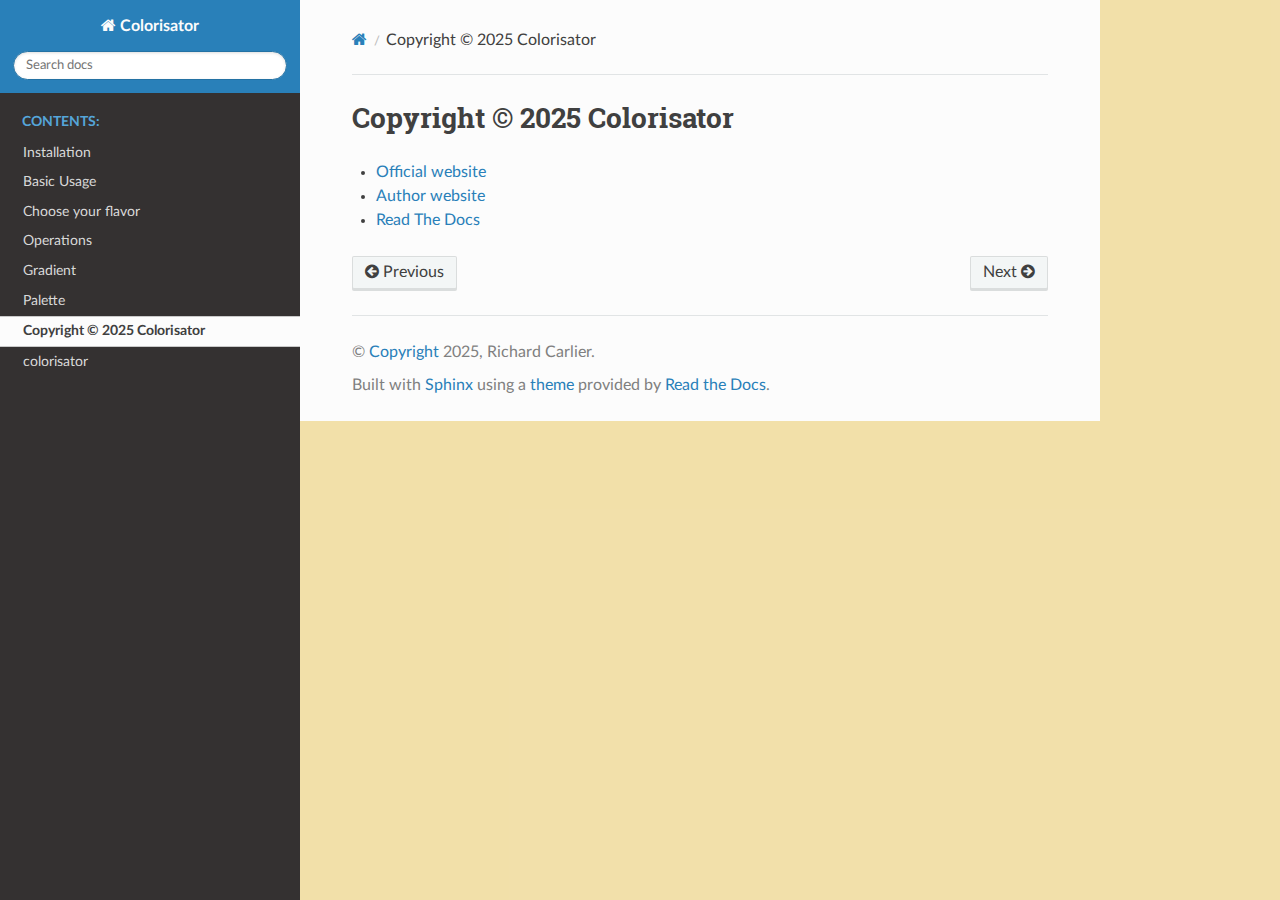
<file: docs/bui/copyright.html>
<!DOCTYPE html>
<html class="writer-html5" lang="en" data-content_root="./">
<head>
  <meta charset="utf-8" /><meta name="viewport" content="width=device-width, initial-scale=1" />

  <meta name="viewport" content="width=device-width, initial-scale=1.0" />
  <title>Copyright © 2025 Colorisator &mdash; Colorisator 1.0.0 documentation</title>
      <link rel="stylesheet" type="text/css" href="_static/pygments.css?v=b86133f3" />
      <link rel="stylesheet" type="text/css" href="_static/css/theme.css?v=e59714d7" />
      <link rel="stylesheet" type="text/css" href="_static/custom.css?v=aa07bf4f" />

  
      <script src="_static/jquery.js?v=5d32c60e"></script>
      <script src="_static/_sphinx_javascript_frameworks_compat.js?v=2cd50e6c"></script>
      <script src="_static/documentation_options.js?v=8d563738"></script>
      <script src="_static/doctools.js?v=9bcbadda"></script>
      <script src="_static/sphinx_highlight.js?v=dc90522c"></script>
      <script src="_static/custom.js?v=6f28f430"></script>
    <script src="_static/js/theme.js"></script>
    <link rel="index" title="Index" href="genindex.html" />
    <link rel="search" title="Search" href="search.html" />
    <link rel="copyright" title="Copyright" href="#" />
    <link rel="next" title="colorisator" href="modules.html" />
    <link rel="prev" title="Palette" href="tutorials/palettes.html" /> 
</head>

<body class="wy-body-for-nav"> 
  <div class="wy-grid-for-nav">
    <nav data-toggle="wy-nav-shift" class="wy-nav-side">
      <div class="wy-side-scroll">
        <div class="wy-side-nav-search" >

          
          
          <a href="index.html" class="icon icon-home">
            Colorisator
          </a>
<div role="search">
  <form id="rtd-search-form" class="wy-form" action="search.html" method="get">
    <input type="text" name="q" placeholder="Search docs" aria-label="Search docs" />
    <input type="hidden" name="check_keywords" value="yes" />
    <input type="hidden" name="area" value="default" />
  </form>
</div>
        </div><div class="wy-menu wy-menu-vertical" data-spy="affix" role="navigation" aria-label="Navigation menu">
              <p class="caption" role="heading"><span class="caption-text">Contents:</span></p>
<ul class="current">
<li class="toctree-l1"><a class="reference internal" href="tutorials/installation.html">Installation</a></li>
<li class="toctree-l1"><a class="reference internal" href="tutorials/basics.html">Basic Usage</a></li>
<li class="toctree-l1"><a class="reference internal" href="tutorials/flavor.html">Choose your flavor</a></li>
<li class="toctree-l1"><a class="reference internal" href="tutorials/operations.html">Operations</a></li>
<li class="toctree-l1"><a class="reference internal" href="tutorials/gradient.html">Gradient</a></li>
<li class="toctree-l1"><a class="reference internal" href="tutorials/palettes.html">Palette</a></li>
<li class="toctree-l1 current"><a class="current reference internal" href="#">Copyright © 2025 Colorisator</a></li>
<li class="toctree-l1"><a class="reference internal" href="modules.html">colorisator</a></li>
</ul>

        </div>
      </div>
    </nav>

    <section data-toggle="wy-nav-shift" class="wy-nav-content-wrap"><nav class="wy-nav-top" aria-label="Mobile navigation menu" >
          <i data-toggle="wy-nav-top" class="fa fa-bars"></i>
          <a href="index.html">Colorisator</a>
      </nav>

      <div class="wy-nav-content">
        <div class="rst-content">
          <div role="navigation" aria-label="Page navigation">
  <ul class="wy-breadcrumbs">
      <li><a href="index.html" class="icon icon-home" aria-label="Home"></a></li>
      <li class="breadcrumb-item active">Copyright © 2025 Colorisator</li>
      <li class="wy-breadcrumbs-aside">
      </li>
  </ul>
  <hr/>
</div>
          <div role="main" class="document" itemscope="itemscope" itemtype="http://schema.org/Article">
           <div itemprop="articleBody">
             
  <section id="copyright-2025-colorisator">
<h1>Copyright © 2025 Colorisator<a class="headerlink" href="#copyright-2025-colorisator" title="Link to this heading"></a></h1>
<ul class="simple">
<li><p><a class="reference external" href="https://github.com/rcarlier/colorisator">Official website</a></p></li>
<li><p><a class="reference external" href="https://www.linkedin.com/in/rcarlier/">Author website</a></p></li>
<li><p><a class="reference external" href="https://colorisator.readthedocs.io/en/latest/index.html">Read The Docs</a></p></li>
</ul>
</section>


           </div>
          </div>
          <footer><div class="rst-footer-buttons" role="navigation" aria-label="Footer">
        <a href="tutorials/palettes.html" class="btn btn-neutral float-left" title="Palette" accesskey="p" rel="prev"><span class="fa fa-arrow-circle-left" aria-hidden="true"></span> Previous</a>
        <a href="modules.html" class="btn btn-neutral float-right" title="colorisator" accesskey="n" rel="next">Next <span class="fa fa-arrow-circle-right" aria-hidden="true"></span></a>
    </div>

  <hr/>

  <div role="contentinfo">
    <p>&#169; <a href="#">Copyright</a> 2025, Richard Carlier.</p>
  </div>

  Built with <a href="https://www.sphinx-doc.org/">Sphinx</a> using a
    <a href="https://github.com/readthedocs/sphinx_rtd_theme">theme</a>
    provided by <a href="https://readthedocs.org">Read the Docs</a>.
   

</footer>
        </div>
      </div>
    </section>
  </div>
  <script>
      jQuery(function () {
          SphinxRtdTheme.Navigation.enable(true);
      });
  </script> 

</body>
</html>
</file>
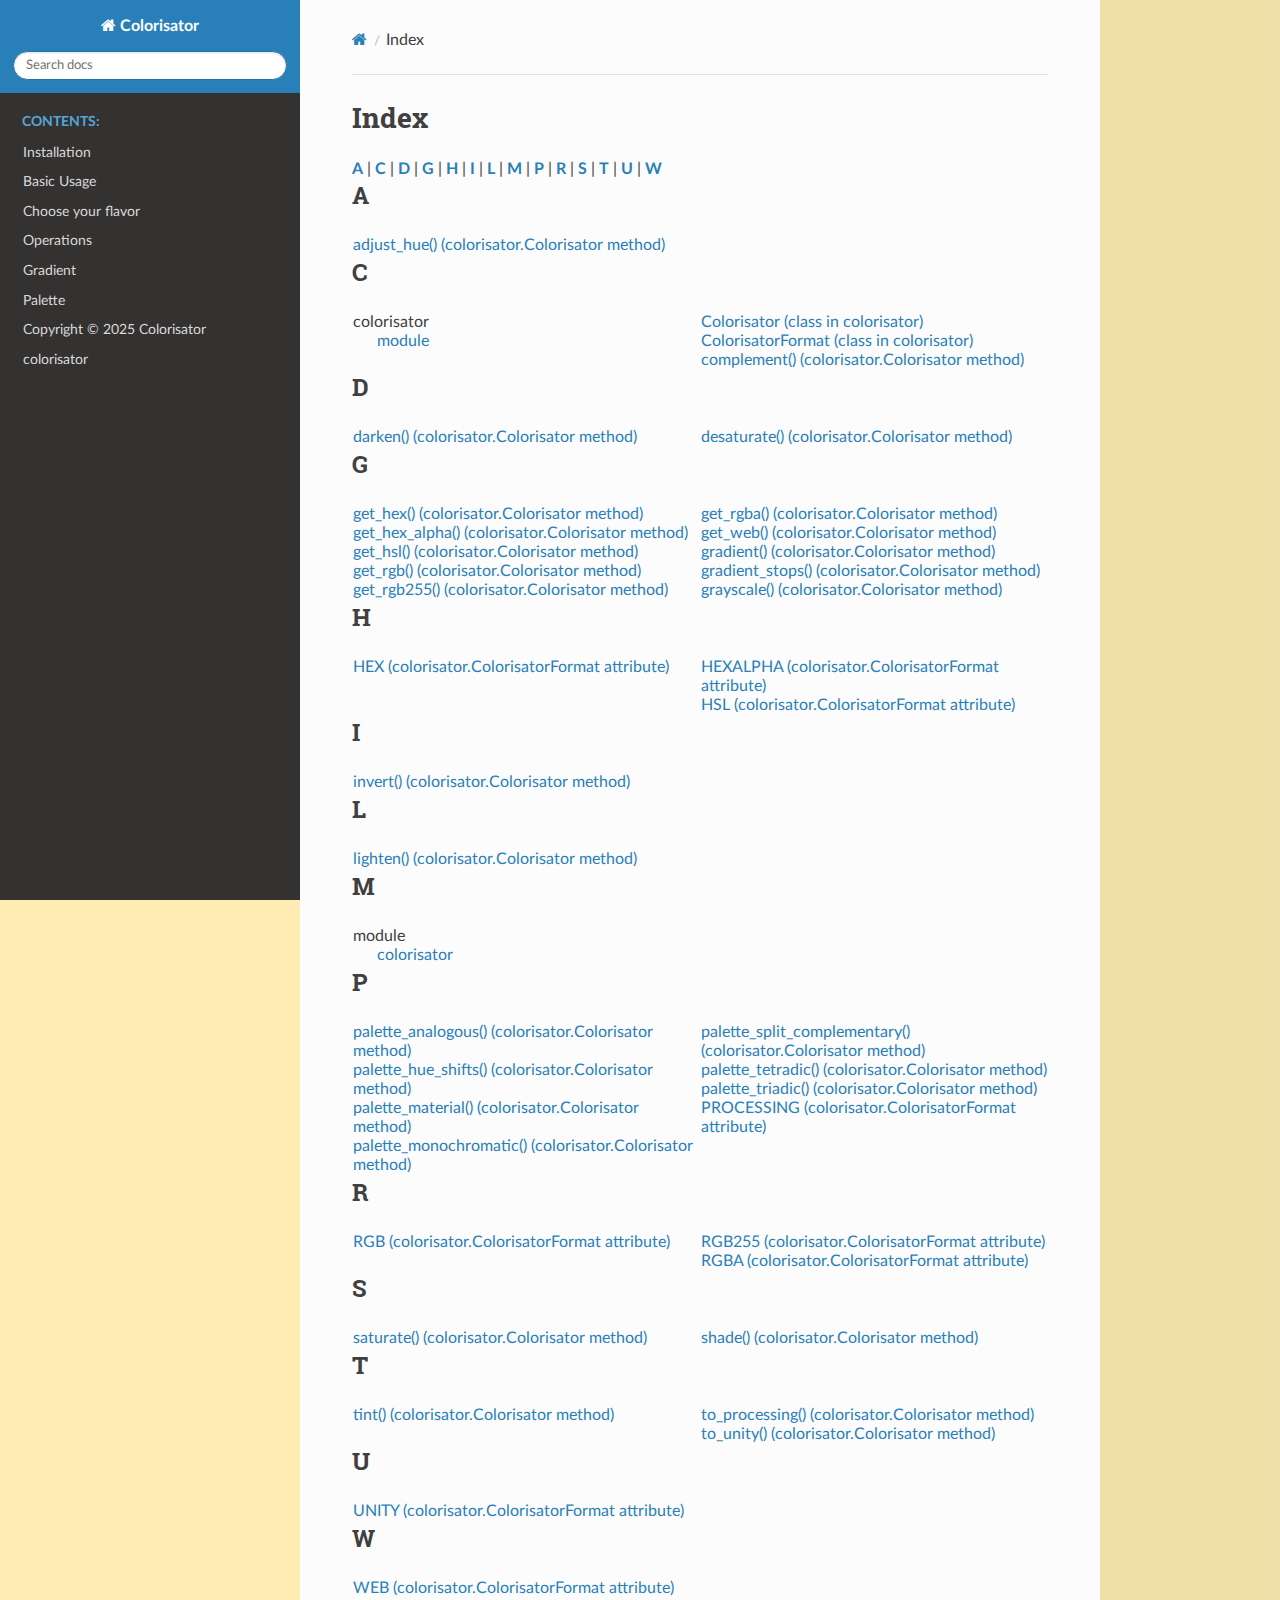
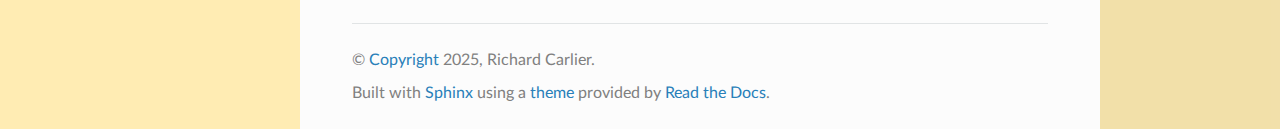
<file: docs/bui/genindex.html>
<!DOCTYPE html>
<html class="writer-html5" lang="en" data-content_root="./">
<head>
  <meta charset="utf-8" />
  <meta name="viewport" content="width=device-width, initial-scale=1.0" />
  <title>Index &mdash; Colorisator 1.0.0 documentation</title>
      <link rel="stylesheet" type="text/css" href="_static/pygments.css?v=b86133f3" />
      <link rel="stylesheet" type="text/css" href="_static/css/theme.css?v=e59714d7" />
      <link rel="stylesheet" type="text/css" href="_static/custom.css?v=aa07bf4f" />

  
      <script src="_static/jquery.js?v=5d32c60e"></script>
      <script src="_static/_sphinx_javascript_frameworks_compat.js?v=2cd50e6c"></script>
      <script src="_static/documentation_options.js?v=8d563738"></script>
      <script src="_static/doctools.js?v=9bcbadda"></script>
      <script src="_static/sphinx_highlight.js?v=dc90522c"></script>
      <script src="_static/custom.js?v=6f28f430"></script>
    <script src="_static/js/theme.js"></script>
    <link rel="index" title="Index" href="#" />
    <link rel="search" title="Search" href="search.html" />
    <link rel="copyright" title="Copyright" href="copyright.html" /> 
</head>

<body class="wy-body-for-nav"> 
  <div class="wy-grid-for-nav">
    <nav data-toggle="wy-nav-shift" class="wy-nav-side">
      <div class="wy-side-scroll">
        <div class="wy-side-nav-search" >

          
          
          <a href="index.html" class="icon icon-home">
            Colorisator
          </a>
<div role="search">
  <form id="rtd-search-form" class="wy-form" action="search.html" method="get">
    <input type="text" name="q" placeholder="Search docs" aria-label="Search docs" />
    <input type="hidden" name="check_keywords" value="yes" />
    <input type="hidden" name="area" value="default" />
  </form>
</div>
        </div><div class="wy-menu wy-menu-vertical" data-spy="affix" role="navigation" aria-label="Navigation menu">
              <p class="caption" role="heading"><span class="caption-text">Contents:</span></p>
<ul>
<li class="toctree-l1"><a class="reference internal" href="tutorials/installation.html">Installation</a></li>
<li class="toctree-l1"><a class="reference internal" href="tutorials/basics.html">Basic Usage</a></li>
<li class="toctree-l1"><a class="reference internal" href="tutorials/flavor.html">Choose your flavor</a></li>
<li class="toctree-l1"><a class="reference internal" href="tutorials/operations.html">Operations</a></li>
<li class="toctree-l1"><a class="reference internal" href="tutorials/gradient.html">Gradient</a></li>
<li class="toctree-l1"><a class="reference internal" href="tutorials/palettes.html">Palette</a></li>
<li class="toctree-l1"><a class="reference internal" href="copyright.html">Copyright © 2025 Colorisator</a></li>
<li class="toctree-l1"><a class="reference internal" href="modules.html">colorisator</a></li>
</ul>

        </div>
      </div>
    </nav>

    <section data-toggle="wy-nav-shift" class="wy-nav-content-wrap"><nav class="wy-nav-top" aria-label="Mobile navigation menu" >
          <i data-toggle="wy-nav-top" class="fa fa-bars"></i>
          <a href="index.html">Colorisator</a>
      </nav>

      <div class="wy-nav-content">
        <div class="rst-content">
          <div role="navigation" aria-label="Page navigation">
  <ul class="wy-breadcrumbs">
      <li><a href="index.html" class="icon icon-home" aria-label="Home"></a></li>
      <li class="breadcrumb-item active">Index</li>
      <li class="wy-breadcrumbs-aside">
      </li>
  </ul>
  <hr/>
</div>
          <div role="main" class="document" itemscope="itemscope" itemtype="http://schema.org/Article">
           <div itemprop="articleBody">
             

<h1 id="index">Index</h1>

<div class="genindex-jumpbox">
 <a href="#A"><strong>A</strong></a>
 | <a href="#C"><strong>C</strong></a>
 | <a href="#D"><strong>D</strong></a>
 | <a href="#G"><strong>G</strong></a>
 | <a href="#H"><strong>H</strong></a>
 | <a href="#I"><strong>I</strong></a>
 | <a href="#L"><strong>L</strong></a>
 | <a href="#M"><strong>M</strong></a>
 | <a href="#P"><strong>P</strong></a>
 | <a href="#R"><strong>R</strong></a>
 | <a href="#S"><strong>S</strong></a>
 | <a href="#T"><strong>T</strong></a>
 | <a href="#U"><strong>U</strong></a>
 | <a href="#W"><strong>W</strong></a>
 
</div>
<h2 id="A">A</h2>
<table style="width: 100%" class="indextable genindextable"><tr>
  <td style="width: 33%; vertical-align: top;"><ul>
      <li><a href="colorisator.html#colorisator.Colorisator.adjust_hue">adjust_hue() (colorisator.Colorisator method)</a>
</li>
  </ul></td>
</tr></table>

<h2 id="C">C</h2>
<table style="width: 100%" class="indextable genindextable"><tr>
  <td style="width: 33%; vertical-align: top;"><ul>
      <li>
    colorisator

      <ul>
        <li><a href="colorisator.html#module-colorisator">module</a>
</li>
      </ul></li>
  </ul></td>
  <td style="width: 33%; vertical-align: top;"><ul>
      <li><a href="colorisator.html#colorisator.Colorisator">Colorisator (class in colorisator)</a>
</li>
      <li><a href="colorisator.html#colorisator.ColorisatorFormat">ColorisatorFormat (class in colorisator)</a>
</li>
      <li><a href="colorisator.html#colorisator.Colorisator.complement">complement() (colorisator.Colorisator method)</a>
</li>
  </ul></td>
</tr></table>

<h2 id="D">D</h2>
<table style="width: 100%" class="indextable genindextable"><tr>
  <td style="width: 33%; vertical-align: top;"><ul>
      <li><a href="colorisator.html#colorisator.Colorisator.darken">darken() (colorisator.Colorisator method)</a>
</li>
  </ul></td>
  <td style="width: 33%; vertical-align: top;"><ul>
      <li><a href="colorisator.html#colorisator.Colorisator.desaturate">desaturate() (colorisator.Colorisator method)</a>
</li>
  </ul></td>
</tr></table>

<h2 id="G">G</h2>
<table style="width: 100%" class="indextable genindextable"><tr>
  <td style="width: 33%; vertical-align: top;"><ul>
      <li><a href="colorisator.html#colorisator.Colorisator.get_hex">get_hex() (colorisator.Colorisator method)</a>
</li>
      <li><a href="colorisator.html#colorisator.Colorisator.get_hex_alpha">get_hex_alpha() (colorisator.Colorisator method)</a>
</li>
      <li><a href="colorisator.html#colorisator.Colorisator.get_hsl">get_hsl() (colorisator.Colorisator method)</a>
</li>
      <li><a href="colorisator.html#colorisator.Colorisator.get_rgb">get_rgb() (colorisator.Colorisator method)</a>
</li>
      <li><a href="colorisator.html#colorisator.Colorisator.get_rgb255">get_rgb255() (colorisator.Colorisator method)</a>
</li>
  </ul></td>
  <td style="width: 33%; vertical-align: top;"><ul>
      <li><a href="colorisator.html#colorisator.Colorisator.get_rgba">get_rgba() (colorisator.Colorisator method)</a>
</li>
      <li><a href="colorisator.html#colorisator.Colorisator.get_web">get_web() (colorisator.Colorisator method)</a>
</li>
      <li><a href="colorisator.html#colorisator.Colorisator.gradient">gradient() (colorisator.Colorisator method)</a>
</li>
      <li><a href="colorisator.html#colorisator.Colorisator.gradient_stops">gradient_stops() (colorisator.Colorisator method)</a>
</li>
      <li><a href="colorisator.html#colorisator.Colorisator.grayscale">grayscale() (colorisator.Colorisator method)</a>
</li>
  </ul></td>
</tr></table>

<h2 id="H">H</h2>
<table style="width: 100%" class="indextable genindextable"><tr>
  <td style="width: 33%; vertical-align: top;"><ul>
      <li><a href="colorisator.html#colorisator.ColorisatorFormat.HEX">HEX (colorisator.ColorisatorFormat attribute)</a>
</li>
  </ul></td>
  <td style="width: 33%; vertical-align: top;"><ul>
      <li><a href="colorisator.html#colorisator.ColorisatorFormat.HEXALPHA">HEXALPHA (colorisator.ColorisatorFormat attribute)</a>
</li>
      <li><a href="colorisator.html#colorisator.ColorisatorFormat.HSL">HSL (colorisator.ColorisatorFormat attribute)</a>
</li>
  </ul></td>
</tr></table>

<h2 id="I">I</h2>
<table style="width: 100%" class="indextable genindextable"><tr>
  <td style="width: 33%; vertical-align: top;"><ul>
      <li><a href="colorisator.html#colorisator.Colorisator.invert">invert() (colorisator.Colorisator method)</a>
</li>
  </ul></td>
</tr></table>

<h2 id="L">L</h2>
<table style="width: 100%" class="indextable genindextable"><tr>
  <td style="width: 33%; vertical-align: top;"><ul>
      <li><a href="colorisator.html#colorisator.Colorisator.lighten">lighten() (colorisator.Colorisator method)</a>
</li>
  </ul></td>
</tr></table>

<h2 id="M">M</h2>
<table style="width: 100%" class="indextable genindextable"><tr>
  <td style="width: 33%; vertical-align: top;"><ul>
      <li>
    module

      <ul>
        <li><a href="colorisator.html#module-colorisator">colorisator</a>
</li>
      </ul></li>
  </ul></td>
</tr></table>

<h2 id="P">P</h2>
<table style="width: 100%" class="indextable genindextable"><tr>
  <td style="width: 33%; vertical-align: top;"><ul>
      <li><a href="colorisator.html#colorisator.Colorisator.palette_analogous">palette_analogous() (colorisator.Colorisator method)</a>
</li>
      <li><a href="colorisator.html#colorisator.Colorisator.palette_hue_shifts">palette_hue_shifts() (colorisator.Colorisator method)</a>
</li>
      <li><a href="colorisator.html#colorisator.Colorisator.palette_material">palette_material() (colorisator.Colorisator method)</a>
</li>
      <li><a href="colorisator.html#colorisator.Colorisator.palette_monochromatic">palette_monochromatic() (colorisator.Colorisator method)</a>
</li>
  </ul></td>
  <td style="width: 33%; vertical-align: top;"><ul>
      <li><a href="colorisator.html#colorisator.Colorisator.palette_split_complementary">palette_split_complementary() (colorisator.Colorisator method)</a>
</li>
      <li><a href="colorisator.html#colorisator.Colorisator.palette_tetradic">palette_tetradic() (colorisator.Colorisator method)</a>
</li>
      <li><a href="colorisator.html#colorisator.Colorisator.palette_triadic">palette_triadic() (colorisator.Colorisator method)</a>
</li>
      <li><a href="colorisator.html#colorisator.ColorisatorFormat.PROCESSING">PROCESSING (colorisator.ColorisatorFormat attribute)</a>
</li>
  </ul></td>
</tr></table>

<h2 id="R">R</h2>
<table style="width: 100%" class="indextable genindextable"><tr>
  <td style="width: 33%; vertical-align: top;"><ul>
      <li><a href="colorisator.html#colorisator.ColorisatorFormat.RGB">RGB (colorisator.ColorisatorFormat attribute)</a>
</li>
  </ul></td>
  <td style="width: 33%; vertical-align: top;"><ul>
      <li><a href="colorisator.html#colorisator.ColorisatorFormat.RGB255">RGB255 (colorisator.ColorisatorFormat attribute)</a>
</li>
      <li><a href="colorisator.html#colorisator.ColorisatorFormat.RGBA">RGBA (colorisator.ColorisatorFormat attribute)</a>
</li>
  </ul></td>
</tr></table>

<h2 id="S">S</h2>
<table style="width: 100%" class="indextable genindextable"><tr>
  <td style="width: 33%; vertical-align: top;"><ul>
      <li><a href="colorisator.html#colorisator.Colorisator.saturate">saturate() (colorisator.Colorisator method)</a>
</li>
  </ul></td>
  <td style="width: 33%; vertical-align: top;"><ul>
      <li><a href="colorisator.html#colorisator.Colorisator.shade">shade() (colorisator.Colorisator method)</a>
</li>
  </ul></td>
</tr></table>

<h2 id="T">T</h2>
<table style="width: 100%" class="indextable genindextable"><tr>
  <td style="width: 33%; vertical-align: top;"><ul>
      <li><a href="colorisator.html#colorisator.Colorisator.tint">tint() (colorisator.Colorisator method)</a>
</li>
  </ul></td>
  <td style="width: 33%; vertical-align: top;"><ul>
      <li><a href="colorisator.html#colorisator.Colorisator.to_processing">to_processing() (colorisator.Colorisator method)</a>
</li>
      <li><a href="colorisator.html#colorisator.Colorisator.to_unity">to_unity() (colorisator.Colorisator method)</a>
</li>
  </ul></td>
</tr></table>

<h2 id="U">U</h2>
<table style="width: 100%" class="indextable genindextable"><tr>
  <td style="width: 33%; vertical-align: top;"><ul>
      <li><a href="colorisator.html#colorisator.ColorisatorFormat.UNITY">UNITY (colorisator.ColorisatorFormat attribute)</a>
</li>
  </ul></td>
</tr></table>

<h2 id="W">W</h2>
<table style="width: 100%" class="indextable genindextable"><tr>
  <td style="width: 33%; vertical-align: top;"><ul>
      <li><a href="colorisator.html#colorisator.ColorisatorFormat.WEB">WEB (colorisator.ColorisatorFormat attribute)</a>
</li>
  </ul></td>
</tr></table>



           </div>
          </div>
          <footer>

  <hr/>

  <div role="contentinfo">
    <p>&#169; <a href="copyright.html">Copyright</a> 2025, Richard Carlier.</p>
  </div>

  Built with <a href="https://www.sphinx-doc.org/">Sphinx</a> using a
    <a href="https://github.com/readthedocs/sphinx_rtd_theme">theme</a>
    provided by <a href="https://readthedocs.org">Read the Docs</a>.
   

</footer>
        </div>
      </div>
    </section>
  </div>
  <script>
      jQuery(function () {
          SphinxRtdTheme.Navigation.enable(true);
      });
  </script> 

</body>
</html>
</file>
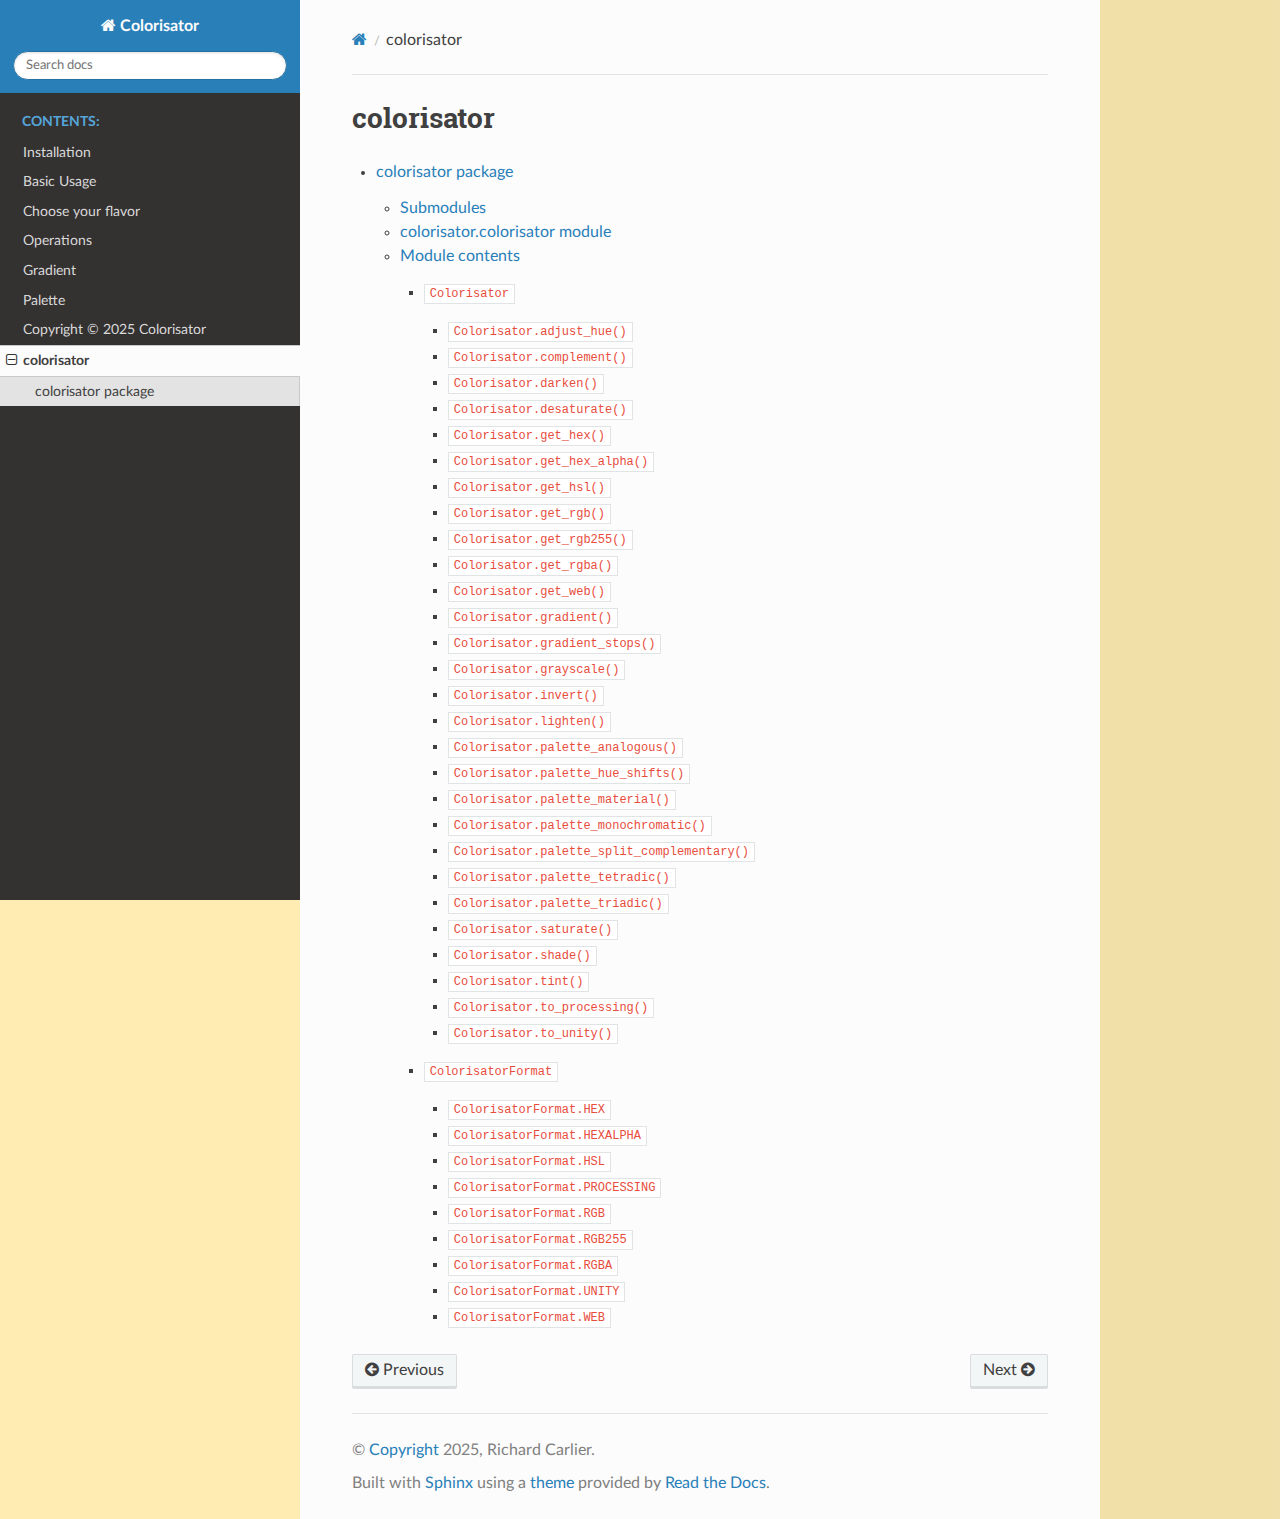
<file: docs/bui/modules.html>
<!DOCTYPE html>
<html class="writer-html5" lang="en" data-content_root="./">
<head>
  <meta charset="utf-8" /><meta name="viewport" content="width=device-width, initial-scale=1" />

  <meta name="viewport" content="width=device-width, initial-scale=1.0" />
  <title>colorisator &mdash; Colorisator 1.0.0 documentation</title>
      <link rel="stylesheet" type="text/css" href="_static/pygments.css?v=b86133f3" />
      <link rel="stylesheet" type="text/css" href="_static/css/theme.css?v=e59714d7" />
      <link rel="stylesheet" type="text/css" href="_static/custom.css?v=aa07bf4f" />

  
      <script src="_static/jquery.js?v=5d32c60e"></script>
      <script src="_static/_sphinx_javascript_frameworks_compat.js?v=2cd50e6c"></script>
      <script src="_static/documentation_options.js?v=8d563738"></script>
      <script src="_static/doctools.js?v=9bcbadda"></script>
      <script src="_static/sphinx_highlight.js?v=dc90522c"></script>
      <script src="_static/custom.js?v=6f28f430"></script>
    <script src="_static/js/theme.js"></script>
    <link rel="index" title="Index" href="genindex.html" />
    <link rel="search" title="Search" href="search.html" />
    <link rel="copyright" title="Copyright" href="copyright.html" />
    <link rel="next" title="colorisator package" href="colorisator.html" />
    <link rel="prev" title="Copyright © 2025 Colorisator" href="copyright.html" /> 
</head>

<body class="wy-body-for-nav"> 
  <div class="wy-grid-for-nav">
    <nav data-toggle="wy-nav-shift" class="wy-nav-side">
      <div class="wy-side-scroll">
        <div class="wy-side-nav-search" >

          
          
          <a href="index.html" class="icon icon-home">
            Colorisator
          </a>
<div role="search">
  <form id="rtd-search-form" class="wy-form" action="search.html" method="get">
    <input type="text" name="q" placeholder="Search docs" aria-label="Search docs" />
    <input type="hidden" name="check_keywords" value="yes" />
    <input type="hidden" name="area" value="default" />
  </form>
</div>
        </div><div class="wy-menu wy-menu-vertical" data-spy="affix" role="navigation" aria-label="Navigation menu">
              <p class="caption" role="heading"><span class="caption-text">Contents:</span></p>
<ul class="current">
<li class="toctree-l1"><a class="reference internal" href="tutorials/installation.html">Installation</a></li>
<li class="toctree-l1"><a class="reference internal" href="tutorials/basics.html">Basic Usage</a></li>
<li class="toctree-l1"><a class="reference internal" href="tutorials/flavor.html">Choose your flavor</a></li>
<li class="toctree-l1"><a class="reference internal" href="tutorials/operations.html">Operations</a></li>
<li class="toctree-l1"><a class="reference internal" href="tutorials/gradient.html">Gradient</a></li>
<li class="toctree-l1"><a class="reference internal" href="tutorials/palettes.html">Palette</a></li>
<li class="toctree-l1"><a class="reference internal" href="copyright.html">Copyright © 2025 Colorisator</a></li>
<li class="toctree-l1 current"><a class="current reference internal" href="#">colorisator</a><ul>
<li class="toctree-l2"><a class="reference internal" href="colorisator.html">colorisator package</a></li>
</ul>
</li>
</ul>

        </div>
      </div>
    </nav>

    <section data-toggle="wy-nav-shift" class="wy-nav-content-wrap"><nav class="wy-nav-top" aria-label="Mobile navigation menu" >
          <i data-toggle="wy-nav-top" class="fa fa-bars"></i>
          <a href="index.html">Colorisator</a>
      </nav>

      <div class="wy-nav-content">
        <div class="rst-content">
          <div role="navigation" aria-label="Page navigation">
  <ul class="wy-breadcrumbs">
      <li><a href="index.html" class="icon icon-home" aria-label="Home"></a></li>
      <li class="breadcrumb-item active">colorisator</li>
      <li class="wy-breadcrumbs-aside">
      </li>
  </ul>
  <hr/>
</div>
          <div role="main" class="document" itemscope="itemscope" itemtype="http://schema.org/Article">
           <div itemprop="articleBody">
             
  <section id="colorisator">
<h1>colorisator<a class="headerlink" href="#colorisator" title="Link to this heading"></a></h1>
<div class="toctree-wrapper compound">
<ul>
<li class="toctree-l1"><a class="reference internal" href="colorisator.html">colorisator package</a><ul>
<li class="toctree-l2"><a class="reference internal" href="colorisator.html#submodules">Submodules</a></li>
<li class="toctree-l2"><a class="reference internal" href="colorisator.html#colorisator-colorisator-module">colorisator.colorisator module</a></li>
<li class="toctree-l2"><a class="reference internal" href="colorisator.html#module-colorisator">Module contents</a><ul>
<li class="toctree-l3"><a class="reference internal" href="colorisator.html#colorisator.Colorisator"><code class="docutils literal notranslate"><span class="pre">Colorisator</span></code></a><ul>
<li class="toctree-l4"><a class="reference internal" href="colorisator.html#colorisator.Colorisator.adjust_hue"><code class="docutils literal notranslate"><span class="pre">Colorisator.adjust_hue()</span></code></a></li>
<li class="toctree-l4"><a class="reference internal" href="colorisator.html#colorisator.Colorisator.complement"><code class="docutils literal notranslate"><span class="pre">Colorisator.complement()</span></code></a></li>
<li class="toctree-l4"><a class="reference internal" href="colorisator.html#colorisator.Colorisator.darken"><code class="docutils literal notranslate"><span class="pre">Colorisator.darken()</span></code></a></li>
<li class="toctree-l4"><a class="reference internal" href="colorisator.html#colorisator.Colorisator.desaturate"><code class="docutils literal notranslate"><span class="pre">Colorisator.desaturate()</span></code></a></li>
<li class="toctree-l4"><a class="reference internal" href="colorisator.html#colorisator.Colorisator.get_hex"><code class="docutils literal notranslate"><span class="pre">Colorisator.get_hex()</span></code></a></li>
<li class="toctree-l4"><a class="reference internal" href="colorisator.html#colorisator.Colorisator.get_hex_alpha"><code class="docutils literal notranslate"><span class="pre">Colorisator.get_hex_alpha()</span></code></a></li>
<li class="toctree-l4"><a class="reference internal" href="colorisator.html#colorisator.Colorisator.get_hsl"><code class="docutils literal notranslate"><span class="pre">Colorisator.get_hsl()</span></code></a></li>
<li class="toctree-l4"><a class="reference internal" href="colorisator.html#colorisator.Colorisator.get_rgb"><code class="docutils literal notranslate"><span class="pre">Colorisator.get_rgb()</span></code></a></li>
<li class="toctree-l4"><a class="reference internal" href="colorisator.html#colorisator.Colorisator.get_rgb255"><code class="docutils literal notranslate"><span class="pre">Colorisator.get_rgb255()</span></code></a></li>
<li class="toctree-l4"><a class="reference internal" href="colorisator.html#colorisator.Colorisator.get_rgba"><code class="docutils literal notranslate"><span class="pre">Colorisator.get_rgba()</span></code></a></li>
<li class="toctree-l4"><a class="reference internal" href="colorisator.html#colorisator.Colorisator.get_web"><code class="docutils literal notranslate"><span class="pre">Colorisator.get_web()</span></code></a></li>
<li class="toctree-l4"><a class="reference internal" href="colorisator.html#colorisator.Colorisator.gradient"><code class="docutils literal notranslate"><span class="pre">Colorisator.gradient()</span></code></a></li>
<li class="toctree-l4"><a class="reference internal" href="colorisator.html#colorisator.Colorisator.gradient_stops"><code class="docutils literal notranslate"><span class="pre">Colorisator.gradient_stops()</span></code></a></li>
<li class="toctree-l4"><a class="reference internal" href="colorisator.html#colorisator.Colorisator.grayscale"><code class="docutils literal notranslate"><span class="pre">Colorisator.grayscale()</span></code></a></li>
<li class="toctree-l4"><a class="reference internal" href="colorisator.html#colorisator.Colorisator.invert"><code class="docutils literal notranslate"><span class="pre">Colorisator.invert()</span></code></a></li>
<li class="toctree-l4"><a class="reference internal" href="colorisator.html#colorisator.Colorisator.lighten"><code class="docutils literal notranslate"><span class="pre">Colorisator.lighten()</span></code></a></li>
<li class="toctree-l4"><a class="reference internal" href="colorisator.html#colorisator.Colorisator.palette_analogous"><code class="docutils literal notranslate"><span class="pre">Colorisator.palette_analogous()</span></code></a></li>
<li class="toctree-l4"><a class="reference internal" href="colorisator.html#colorisator.Colorisator.palette_hue_shifts"><code class="docutils literal notranslate"><span class="pre">Colorisator.palette_hue_shifts()</span></code></a></li>
<li class="toctree-l4"><a class="reference internal" href="colorisator.html#colorisator.Colorisator.palette_material"><code class="docutils literal notranslate"><span class="pre">Colorisator.palette_material()</span></code></a></li>
<li class="toctree-l4"><a class="reference internal" href="colorisator.html#colorisator.Colorisator.palette_monochromatic"><code class="docutils literal notranslate"><span class="pre">Colorisator.palette_monochromatic()</span></code></a></li>
<li class="toctree-l4"><a class="reference internal" href="colorisator.html#colorisator.Colorisator.palette_split_complementary"><code class="docutils literal notranslate"><span class="pre">Colorisator.palette_split_complementary()</span></code></a></li>
<li class="toctree-l4"><a class="reference internal" href="colorisator.html#colorisator.Colorisator.palette_tetradic"><code class="docutils literal notranslate"><span class="pre">Colorisator.palette_tetradic()</span></code></a></li>
<li class="toctree-l4"><a class="reference internal" href="colorisator.html#colorisator.Colorisator.palette_triadic"><code class="docutils literal notranslate"><span class="pre">Colorisator.palette_triadic()</span></code></a></li>
<li class="toctree-l4"><a class="reference internal" href="colorisator.html#colorisator.Colorisator.saturate"><code class="docutils literal notranslate"><span class="pre">Colorisator.saturate()</span></code></a></li>
<li class="toctree-l4"><a class="reference internal" href="colorisator.html#colorisator.Colorisator.shade"><code class="docutils literal notranslate"><span class="pre">Colorisator.shade()</span></code></a></li>
<li class="toctree-l4"><a class="reference internal" href="colorisator.html#colorisator.Colorisator.tint"><code class="docutils literal notranslate"><span class="pre">Colorisator.tint()</span></code></a></li>
<li class="toctree-l4"><a class="reference internal" href="colorisator.html#colorisator.Colorisator.to_processing"><code class="docutils literal notranslate"><span class="pre">Colorisator.to_processing()</span></code></a></li>
<li class="toctree-l4"><a class="reference internal" href="colorisator.html#colorisator.Colorisator.to_unity"><code class="docutils literal notranslate"><span class="pre">Colorisator.to_unity()</span></code></a></li>
</ul>
</li>
<li class="toctree-l3"><a class="reference internal" href="colorisator.html#colorisator.ColorisatorFormat"><code class="docutils literal notranslate"><span class="pre">ColorisatorFormat</span></code></a><ul>
<li class="toctree-l4"><a class="reference internal" href="colorisator.html#colorisator.ColorisatorFormat.HEX"><code class="docutils literal notranslate"><span class="pre">ColorisatorFormat.HEX</span></code></a></li>
<li class="toctree-l4"><a class="reference internal" href="colorisator.html#colorisator.ColorisatorFormat.HEXALPHA"><code class="docutils literal notranslate"><span class="pre">ColorisatorFormat.HEXALPHA</span></code></a></li>
<li class="toctree-l4"><a class="reference internal" href="colorisator.html#colorisator.ColorisatorFormat.HSL"><code class="docutils literal notranslate"><span class="pre">ColorisatorFormat.HSL</span></code></a></li>
<li class="toctree-l4"><a class="reference internal" href="colorisator.html#colorisator.ColorisatorFormat.PROCESSING"><code class="docutils literal notranslate"><span class="pre">ColorisatorFormat.PROCESSING</span></code></a></li>
<li class="toctree-l4"><a class="reference internal" href="colorisator.html#colorisator.ColorisatorFormat.RGB"><code class="docutils literal notranslate"><span class="pre">ColorisatorFormat.RGB</span></code></a></li>
<li class="toctree-l4"><a class="reference internal" href="colorisator.html#colorisator.ColorisatorFormat.RGB255"><code class="docutils literal notranslate"><span class="pre">ColorisatorFormat.RGB255</span></code></a></li>
<li class="toctree-l4"><a class="reference internal" href="colorisator.html#colorisator.ColorisatorFormat.RGBA"><code class="docutils literal notranslate"><span class="pre">ColorisatorFormat.RGBA</span></code></a></li>
<li class="toctree-l4"><a class="reference internal" href="colorisator.html#colorisator.ColorisatorFormat.UNITY"><code class="docutils literal notranslate"><span class="pre">ColorisatorFormat.UNITY</span></code></a></li>
<li class="toctree-l4"><a class="reference internal" href="colorisator.html#colorisator.ColorisatorFormat.WEB"><code class="docutils literal notranslate"><span class="pre">ColorisatorFormat.WEB</span></code></a></li>
</ul>
</li>
</ul>
</li>
</ul>
</li>
</ul>
</div>
</section>


           </div>
          </div>
          <footer><div class="rst-footer-buttons" role="navigation" aria-label="Footer">
        <a href="copyright.html" class="btn btn-neutral float-left" title="Copyright © 2025 Colorisator" accesskey="p" rel="prev"><span class="fa fa-arrow-circle-left" aria-hidden="true"></span> Previous</a>
        <a href="colorisator.html" class="btn btn-neutral float-right" title="colorisator package" accesskey="n" rel="next">Next <span class="fa fa-arrow-circle-right" aria-hidden="true"></span></a>
    </div>

  <hr/>

  <div role="contentinfo">
    <p>&#169; <a href="copyright.html">Copyright</a> 2025, Richard Carlier.</p>
  </div>

  Built with <a href="https://www.sphinx-doc.org/">Sphinx</a> using a
    <a href="https://github.com/readthedocs/sphinx_rtd_theme">theme</a>
    provided by <a href="https://readthedocs.org">Read the Docs</a>.
   

</footer>
        </div>
      </div>
    </section>
  </div>
  <script>
      jQuery(function () {
          SphinxRtdTheme.Navigation.enable(true);
      });
  </script> 

</body>
</html>
</file>
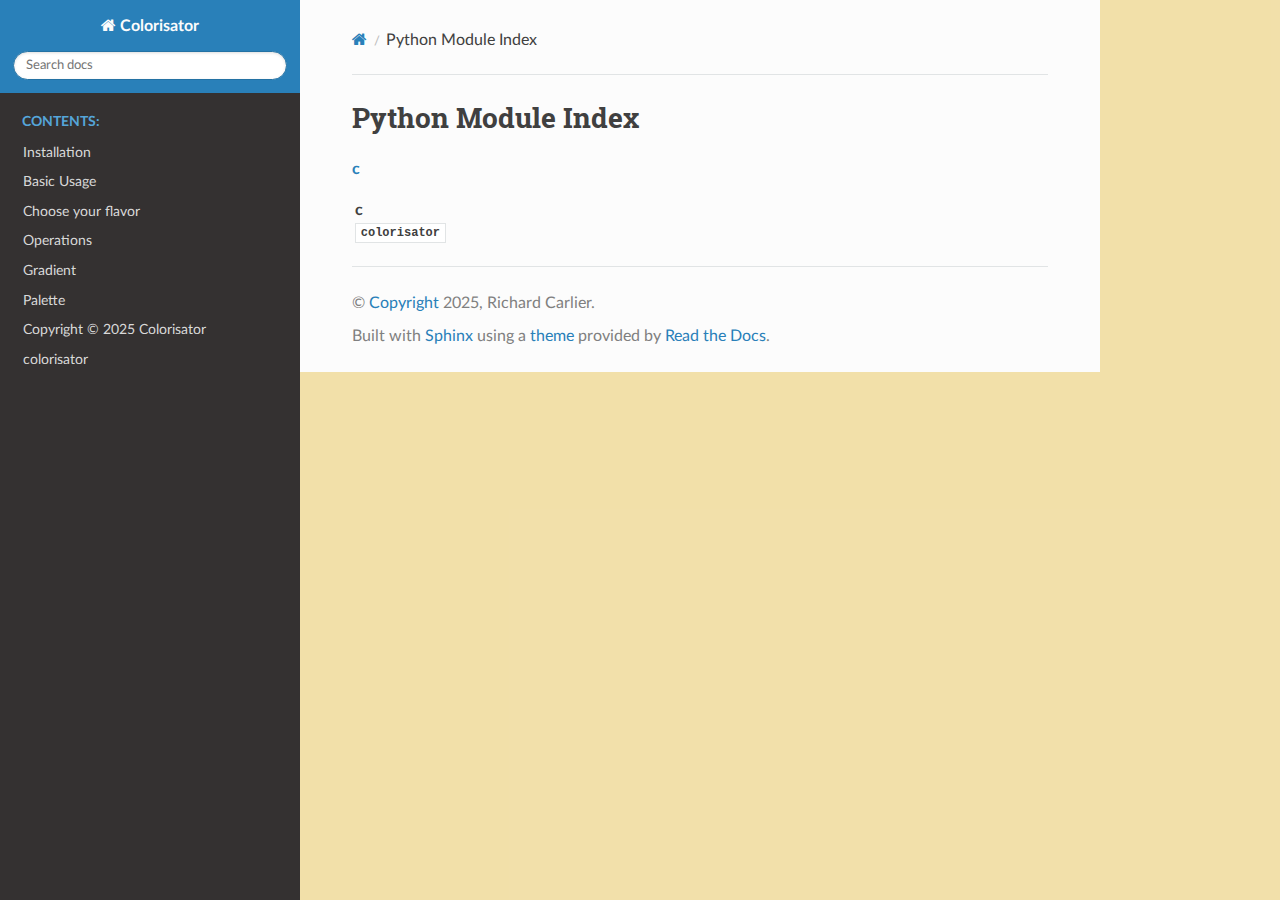
<file: docs/bui/py-modindex.html>
<!DOCTYPE html>
<html class="writer-html5" lang="en" data-content_root="./">
<head>
  <meta charset="utf-8" />
  <meta name="viewport" content="width=device-width, initial-scale=1.0" />
  <title>Python Module Index &mdash; Colorisator 1.0.0 documentation</title>
      <link rel="stylesheet" type="text/css" href="_static/pygments.css?v=b86133f3" />
      <link rel="stylesheet" type="text/css" href="_static/css/theme.css?v=e59714d7" />
      <link rel="stylesheet" type="text/css" href="_static/custom.css?v=aa07bf4f" />

  
      <script src="_static/jquery.js?v=5d32c60e"></script>
      <script src="_static/_sphinx_javascript_frameworks_compat.js?v=2cd50e6c"></script>
      <script src="_static/documentation_options.js?v=8d563738"></script>
      <script src="_static/doctools.js?v=9bcbadda"></script>
      <script src="_static/sphinx_highlight.js?v=dc90522c"></script>
      <script src="_static/custom.js?v=6f28f430"></script>
    <script src="_static/js/theme.js"></script>
    <link rel="index" title="Index" href="genindex.html" />
    <link rel="search" title="Search" href="search.html" />
    <link rel="copyright" title="Copyright" href="copyright.html" />
 

    <script>
      DOCUMENTATION_OPTIONS.COLLAPSE_INDEX = true;
    </script>


</head>

<body class="wy-body-for-nav"> 
  <div class="wy-grid-for-nav">
    <nav data-toggle="wy-nav-shift" class="wy-nav-side">
      <div class="wy-side-scroll">
        <div class="wy-side-nav-search" >

          
          
          <a href="index.html" class="icon icon-home">
            Colorisator
          </a>
<div role="search">
  <form id="rtd-search-form" class="wy-form" action="search.html" method="get">
    <input type="text" name="q" placeholder="Search docs" aria-label="Search docs" />
    <input type="hidden" name="check_keywords" value="yes" />
    <input type="hidden" name="area" value="default" />
  </form>
</div>
        </div><div class="wy-menu wy-menu-vertical" data-spy="affix" role="navigation" aria-label="Navigation menu">
              <p class="caption" role="heading"><span class="caption-text">Contents:</span></p>
<ul>
<li class="toctree-l1"><a class="reference internal" href="tutorials/installation.html">Installation</a></li>
<li class="toctree-l1"><a class="reference internal" href="tutorials/basics.html">Basic Usage</a></li>
<li class="toctree-l1"><a class="reference internal" href="tutorials/flavor.html">Choose your flavor</a></li>
<li class="toctree-l1"><a class="reference internal" href="tutorials/operations.html">Operations</a></li>
<li class="toctree-l1"><a class="reference internal" href="tutorials/gradient.html">Gradient</a></li>
<li class="toctree-l1"><a class="reference internal" href="tutorials/palettes.html">Palette</a></li>
<li class="toctree-l1"><a class="reference internal" href="copyright.html">Copyright © 2025 Colorisator</a></li>
<li class="toctree-l1"><a class="reference internal" href="modules.html">colorisator</a></li>
</ul>

        </div>
      </div>
    </nav>

    <section data-toggle="wy-nav-shift" class="wy-nav-content-wrap"><nav class="wy-nav-top" aria-label="Mobile navigation menu" >
          <i data-toggle="wy-nav-top" class="fa fa-bars"></i>
          <a href="index.html">Colorisator</a>
      </nav>

      <div class="wy-nav-content">
        <div class="rst-content">
          <div role="navigation" aria-label="Page navigation">
  <ul class="wy-breadcrumbs">
      <li><a href="index.html" class="icon icon-home" aria-label="Home"></a></li>
      <li class="breadcrumb-item active">Python Module Index</li>
      <li class="wy-breadcrumbs-aside">
      </li>
  </ul>
  <hr/>
</div>
          <div role="main" class="document" itemscope="itemscope" itemtype="http://schema.org/Article">
           <div itemprop="articleBody">
             

   <h1>Python Module Index</h1>

   <div class="modindex-jumpbox">
   <a href="#cap-c"><strong>c</strong></a>
   </div>

   <table class="indextable modindextable">
     <tr class="pcap"><td></td><td>&#160;</td><td></td></tr>
     <tr class="cap" id="cap-c"><td></td><td>
       <strong>c</strong></td><td></td></tr>
     <tr>
       <td></td>
       <td>
       <a href="colorisator.html#module-colorisator"><code class="xref">colorisator</code></a></td><td>
       <em></em></td></tr>
   </table>


           </div>
          </div>
          <footer>

  <hr/>

  <div role="contentinfo">
    <p>&#169; <a href="copyright.html">Copyright</a> 2025, Richard Carlier.</p>
  </div>

  Built with <a href="https://www.sphinx-doc.org/">Sphinx</a> using a
    <a href="https://github.com/readthedocs/sphinx_rtd_theme">theme</a>
    provided by <a href="https://readthedocs.org">Read the Docs</a>.
   

</footer>
        </div>
      </div>
    </section>
  </div>
  <script>
      jQuery(function () {
          SphinxRtdTheme.Navigation.enable(true);
      });
  </script> 

</body>
</html>
</file>
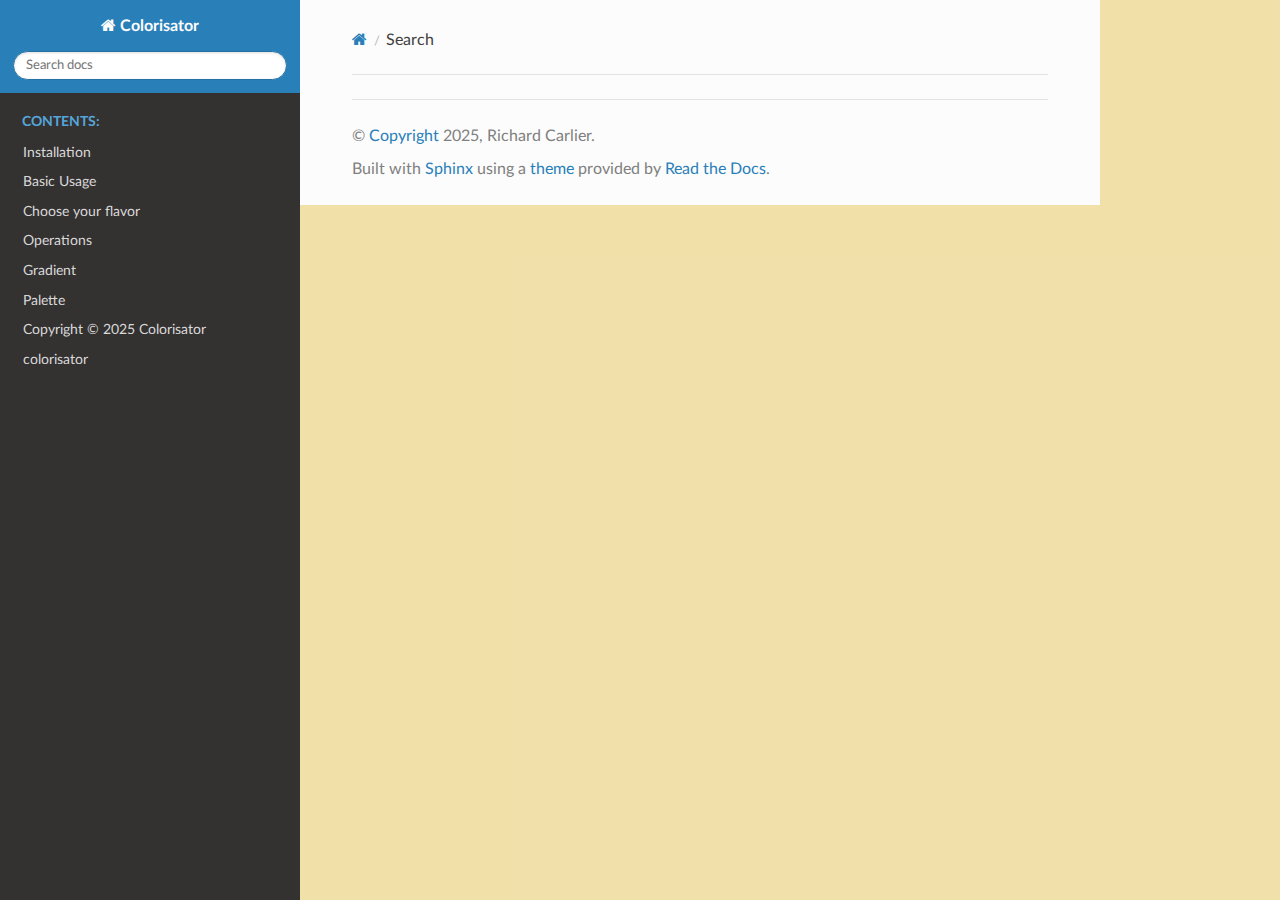
<file: docs/bui/search.html>
<!DOCTYPE html>
<html class="writer-html5" lang="en" data-content_root="./">
<head>
  <meta charset="utf-8" />
  <meta name="viewport" content="width=device-width, initial-scale=1.0" />
  <title>Search &mdash; Colorisator 1.0.0 documentation</title>
      <link rel="stylesheet" type="text/css" href="_static/pygments.css?v=b86133f3" />
      <link rel="stylesheet" type="text/css" href="_static/css/theme.css?v=e59714d7" />
      <link rel="stylesheet" type="text/css" href="_static/custom.css?v=aa07bf4f" />

  
    
      <script src="_static/jquery.js?v=5d32c60e"></script>
      <script src="_static/_sphinx_javascript_frameworks_compat.js?v=2cd50e6c"></script>
      <script src="_static/documentation_options.js?v=8d563738"></script>
      <script src="_static/doctools.js?v=9bcbadda"></script>
      <script src="_static/sphinx_highlight.js?v=dc90522c"></script>
      <script src="_static/custom.js?v=6f28f430"></script>
    <script src="_static/js/theme.js"></script>
    <script src="_static/searchtools.js"></script>
    <script src="_static/language_data.js"></script>
    <link rel="index" title="Index" href="genindex.html" />
    <link rel="search" title="Search" href="#" />
    <link rel="copyright" title="Copyright" href="copyright.html" /> 
</head>

<body class="wy-body-for-nav"> 
  <div class="wy-grid-for-nav">
    <nav data-toggle="wy-nav-shift" class="wy-nav-side">
      <div class="wy-side-scroll">
        <div class="wy-side-nav-search" >

          
          
          <a href="index.html" class="icon icon-home">
            Colorisator
          </a>
<div role="search">
  <form id="rtd-search-form" class="wy-form" action="#" method="get">
    <input type="text" name="q" placeholder="Search docs" aria-label="Search docs" />
    <input type="hidden" name="check_keywords" value="yes" />
    <input type="hidden" name="area" value="default" />
  </form>
</div>
        </div><div class="wy-menu wy-menu-vertical" data-spy="affix" role="navigation" aria-label="Navigation menu">
              <p class="caption" role="heading"><span class="caption-text">Contents:</span></p>
<ul>
<li class="toctree-l1"><a class="reference internal" href="tutorials/installation.html">Installation</a></li>
<li class="toctree-l1"><a class="reference internal" href="tutorials/basics.html">Basic Usage</a></li>
<li class="toctree-l1"><a class="reference internal" href="tutorials/flavor.html">Choose your flavor</a></li>
<li class="toctree-l1"><a class="reference internal" href="tutorials/operations.html">Operations</a></li>
<li class="toctree-l1"><a class="reference internal" href="tutorials/gradient.html">Gradient</a></li>
<li class="toctree-l1"><a class="reference internal" href="tutorials/palettes.html">Palette</a></li>
<li class="toctree-l1"><a class="reference internal" href="copyright.html">Copyright © 2025 Colorisator</a></li>
<li class="toctree-l1"><a class="reference internal" href="modules.html">colorisator</a></li>
</ul>

        </div>
      </div>
    </nav>

    <section data-toggle="wy-nav-shift" class="wy-nav-content-wrap"><nav class="wy-nav-top" aria-label="Mobile navigation menu" >
          <i data-toggle="wy-nav-top" class="fa fa-bars"></i>
          <a href="index.html">Colorisator</a>
      </nav>

      <div class="wy-nav-content">
        <div class="rst-content">
          <div role="navigation" aria-label="Page navigation">
  <ul class="wy-breadcrumbs">
      <li><a href="index.html" class="icon icon-home" aria-label="Home"></a></li>
      <li class="breadcrumb-item active">Search</li>
      <li class="wy-breadcrumbs-aside">
      </li>
  </ul>
  <hr/>
</div>
          <div role="main" class="document" itemscope="itemscope" itemtype="http://schema.org/Article">
           <div itemprop="articleBody">
             
  <noscript>
  <div id="fallback" class="admonition warning">
    <p class="last">
      Please activate JavaScript to enable the search functionality.
    </p>
  </div>
  </noscript>

  
  <div id="search-results">
  
  </div>

           </div>
          </div>
          <footer>

  <hr/>

  <div role="contentinfo">
    <p>&#169; <a href="copyright.html">Copyright</a> 2025, Richard Carlier.</p>
  </div>

  Built with <a href="https://www.sphinx-doc.org/">Sphinx</a> using a
    <a href="https://github.com/readthedocs/sphinx_rtd_theme">theme</a>
    provided by <a href="https://readthedocs.org">Read the Docs</a>.
   

</footer>
        </div>
      </div>
    </section>
  </div>
  <script>
      jQuery(function () {
          SphinxRtdTheme.Navigation.enable(true);
      });
  </script>
  <script>
    jQuery(function() { Search.loadIndex("searchindex.js"); });
  </script>
  
  <script id="searchindexloader"></script>
   


</body>
</html>
</file>
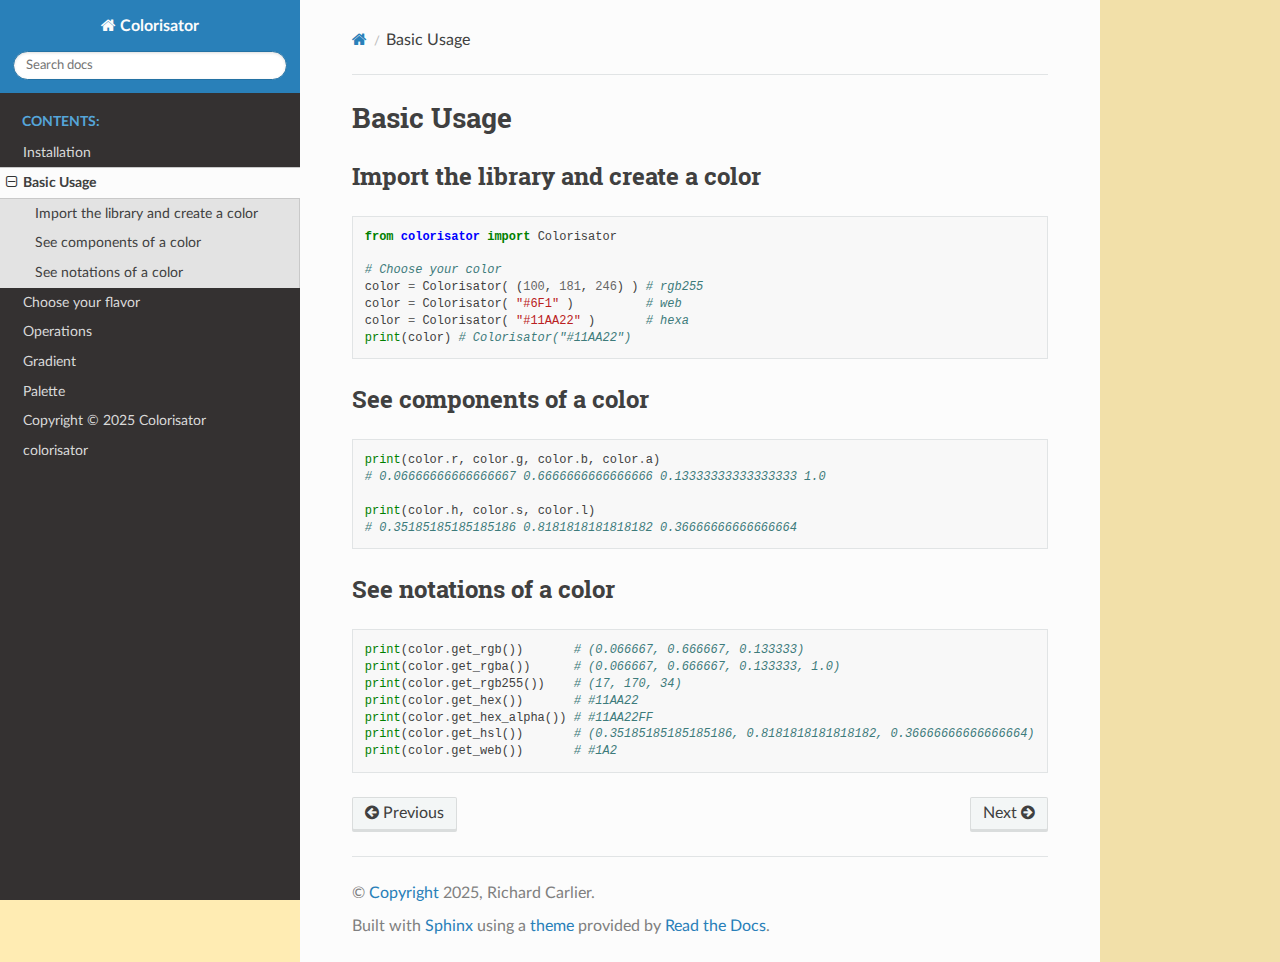
<file: docs/bui/tutorials/basics.html>
<!DOCTYPE html>
<html class="writer-html5" lang="en" data-content_root="../">
<head>
  <meta charset="utf-8" /><meta name="viewport" content="width=device-width, initial-scale=1" />

  <meta name="viewport" content="width=device-width, initial-scale=1.0" />
  <title>Basic Usage &mdash; Colorisator 1.0.0 documentation</title>
      <link rel="stylesheet" type="text/css" href="../_static/pygments.css?v=b86133f3" />
      <link rel="stylesheet" type="text/css" href="../_static/css/theme.css?v=e59714d7" />
      <link rel="stylesheet" type="text/css" href="../_static/custom.css?v=aa07bf4f" />

  
      <script src="../_static/jquery.js?v=5d32c60e"></script>
      <script src="../_static/_sphinx_javascript_frameworks_compat.js?v=2cd50e6c"></script>
      <script src="../_static/documentation_options.js?v=8d563738"></script>
      <script src="../_static/doctools.js?v=9bcbadda"></script>
      <script src="../_static/sphinx_highlight.js?v=dc90522c"></script>
      <script src="../_static/custom.js?v=6f28f430"></script>
    <script src="../_static/js/theme.js"></script>
    <link rel="index" title="Index" href="../genindex.html" />
    <link rel="search" title="Search" href="../search.html" />
    <link rel="copyright" title="Copyright" href="../copyright.html" />
    <link rel="next" title="Choose your flavor" href="flavor.html" />
    <link rel="prev" title="Installation" href="installation.html" /> 
</head>

<body class="wy-body-for-nav"> 
  <div class="wy-grid-for-nav">
    <nav data-toggle="wy-nav-shift" class="wy-nav-side">
      <div class="wy-side-scroll">
        <div class="wy-side-nav-search" >

          
          
          <a href="../index.html" class="icon icon-home">
            Colorisator
          </a>
<div role="search">
  <form id="rtd-search-form" class="wy-form" action="../search.html" method="get">
    <input type="text" name="q" placeholder="Search docs" aria-label="Search docs" />
    <input type="hidden" name="check_keywords" value="yes" />
    <input type="hidden" name="area" value="default" />
  </form>
</div>
        </div><div class="wy-menu wy-menu-vertical" data-spy="affix" role="navigation" aria-label="Navigation menu">
              <p class="caption" role="heading"><span class="caption-text">Contents:</span></p>
<ul class="current">
<li class="toctree-l1"><a class="reference internal" href="installation.html">Installation</a></li>
<li class="toctree-l1 current"><a class="current reference internal" href="#">Basic Usage</a><ul>
<li class="toctree-l2"><a class="reference internal" href="#import-the-library-and-create-a-color">Import the library and create a color</a></li>
<li class="toctree-l2"><a class="reference internal" href="#see-components-of-a-color">See components of a color</a></li>
<li class="toctree-l2"><a class="reference internal" href="#see-notations-of-a-color">See notations of a color</a></li>
</ul>
</li>
<li class="toctree-l1"><a class="reference internal" href="flavor.html">Choose your flavor</a></li>
<li class="toctree-l1"><a class="reference internal" href="operations.html">Operations</a></li>
<li class="toctree-l1"><a class="reference internal" href="gradient.html">Gradient</a></li>
<li class="toctree-l1"><a class="reference internal" href="palettes.html">Palette</a></li>
<li class="toctree-l1"><a class="reference internal" href="../copyright.html">Copyright © 2025 Colorisator</a></li>
<li class="toctree-l1"><a class="reference internal" href="../modules.html">colorisator</a></li>
</ul>

        </div>
      </div>
    </nav>

    <section data-toggle="wy-nav-shift" class="wy-nav-content-wrap"><nav class="wy-nav-top" aria-label="Mobile navigation menu" >
          <i data-toggle="wy-nav-top" class="fa fa-bars"></i>
          <a href="../index.html">Colorisator</a>
      </nav>

      <div class="wy-nav-content">
        <div class="rst-content">
          <div role="navigation" aria-label="Page navigation">
  <ul class="wy-breadcrumbs">
      <li><a href="../index.html" class="icon icon-home" aria-label="Home"></a></li>
      <li class="breadcrumb-item active">Basic Usage</li>
      <li class="wy-breadcrumbs-aside">
      </li>
  </ul>
  <hr/>
</div>
          <div role="main" class="document" itemscope="itemscope" itemtype="http://schema.org/Article">
           <div itemprop="articleBody">
             
  <section id="basic-usage">
<h1>Basic Usage<a class="headerlink" href="#basic-usage" title="Link to this heading"></a></h1>
<section id="import-the-library-and-create-a-color">
<h2>Import the library and create a color<a class="headerlink" href="#import-the-library-and-create-a-color" title="Link to this heading"></a></h2>
<div class="highlight-python notranslate"><div class="highlight"><pre><span></span><span class="kn">from</span><span class="w"> </span><span class="nn">colorisator</span><span class="w"> </span><span class="kn">import</span> <span class="n">Colorisator</span>

<span class="c1"># Choose your color</span>
<span class="n">color</span> <span class="o">=</span> <span class="n">Colorisator</span><span class="p">(</span> <span class="p">(</span><span class="mi">100</span><span class="p">,</span> <span class="mi">181</span><span class="p">,</span> <span class="mi">246</span><span class="p">)</span> <span class="p">)</span> <span class="c1"># rgb255</span>
<span class="n">color</span> <span class="o">=</span> <span class="n">Colorisator</span><span class="p">(</span> <span class="s2">&quot;#6F1&quot;</span> <span class="p">)</span>          <span class="c1"># web</span>
<span class="n">color</span> <span class="o">=</span> <span class="n">Colorisator</span><span class="p">(</span> <span class="s2">&quot;#11AA22&quot;</span> <span class="p">)</span>       <span class="c1"># hexa</span>
<span class="nb">print</span><span class="p">(</span><span class="n">color</span><span class="p">)</span> <span class="c1"># Colorisator(&quot;#11AA22&quot;)</span>
</pre></div>
</div>
</section>
<section id="see-components-of-a-color">
<h2>See components of a color<a class="headerlink" href="#see-components-of-a-color" title="Link to this heading"></a></h2>
<div class="highlight-python notranslate"><div class="highlight"><pre><span></span><span class="nb">print</span><span class="p">(</span><span class="n">color</span><span class="o">.</span><span class="n">r</span><span class="p">,</span> <span class="n">color</span><span class="o">.</span><span class="n">g</span><span class="p">,</span> <span class="n">color</span><span class="o">.</span><span class="n">b</span><span class="p">,</span> <span class="n">color</span><span class="o">.</span><span class="n">a</span><span class="p">)</span>
<span class="c1"># 0.06666666666666667 0.6666666666666666 0.13333333333333333 1.0</span>

<span class="nb">print</span><span class="p">(</span><span class="n">color</span><span class="o">.</span><span class="n">h</span><span class="p">,</span> <span class="n">color</span><span class="o">.</span><span class="n">s</span><span class="p">,</span> <span class="n">color</span><span class="o">.</span><span class="n">l</span><span class="p">)</span>
<span class="c1"># 0.35185185185185186 0.8181818181818182 0.36666666666666664</span>
</pre></div>
</div>
</section>
<section id="see-notations-of-a-color">
<h2>See notations of a color<a class="headerlink" href="#see-notations-of-a-color" title="Link to this heading"></a></h2>
<div class="highlight-python notranslate"><div class="highlight"><pre><span></span><span class="nb">print</span><span class="p">(</span><span class="n">color</span><span class="o">.</span><span class="n">get_rgb</span><span class="p">())</span>       <span class="c1"># (0.066667, 0.666667, 0.133333)</span>
<span class="nb">print</span><span class="p">(</span><span class="n">color</span><span class="o">.</span><span class="n">get_rgba</span><span class="p">())</span>      <span class="c1"># (0.066667, 0.666667, 0.133333, 1.0)</span>
<span class="nb">print</span><span class="p">(</span><span class="n">color</span><span class="o">.</span><span class="n">get_rgb255</span><span class="p">())</span>    <span class="c1"># (17, 170, 34)</span>
<span class="nb">print</span><span class="p">(</span><span class="n">color</span><span class="o">.</span><span class="n">get_hex</span><span class="p">())</span>       <span class="c1"># #11AA22</span>
<span class="nb">print</span><span class="p">(</span><span class="n">color</span><span class="o">.</span><span class="n">get_hex_alpha</span><span class="p">())</span> <span class="c1"># #11AA22FF</span>
<span class="nb">print</span><span class="p">(</span><span class="n">color</span><span class="o">.</span><span class="n">get_hsl</span><span class="p">())</span>       <span class="c1"># (0.35185185185185186, 0.8181818181818182, 0.36666666666666664)</span>
<span class="nb">print</span><span class="p">(</span><span class="n">color</span><span class="o">.</span><span class="n">get_web</span><span class="p">())</span>       <span class="c1"># #1A2</span>
</pre></div>
</div>
</section>
</section>


           </div>
          </div>
          <footer><div class="rst-footer-buttons" role="navigation" aria-label="Footer">
        <a href="installation.html" class="btn btn-neutral float-left" title="Installation" accesskey="p" rel="prev"><span class="fa fa-arrow-circle-left" aria-hidden="true"></span> Previous</a>
        <a href="flavor.html" class="btn btn-neutral float-right" title="Choose your flavor" accesskey="n" rel="next">Next <span class="fa fa-arrow-circle-right" aria-hidden="true"></span></a>
    </div>

  <hr/>

  <div role="contentinfo">
    <p>&#169; <a href="../copyright.html">Copyright</a> 2025, Richard Carlier.</p>
  </div>

  Built with <a href="https://www.sphinx-doc.org/">Sphinx</a> using a
    <a href="https://github.com/readthedocs/sphinx_rtd_theme">theme</a>
    provided by <a href="https://readthedocs.org">Read the Docs</a>.
   

</footer>
        </div>
      </div>
    </section>
  </div>
  <script>
      jQuery(function () {
          SphinxRtdTheme.Navigation.enable(true);
      });
  </script> 

</body>
</html>
</file>
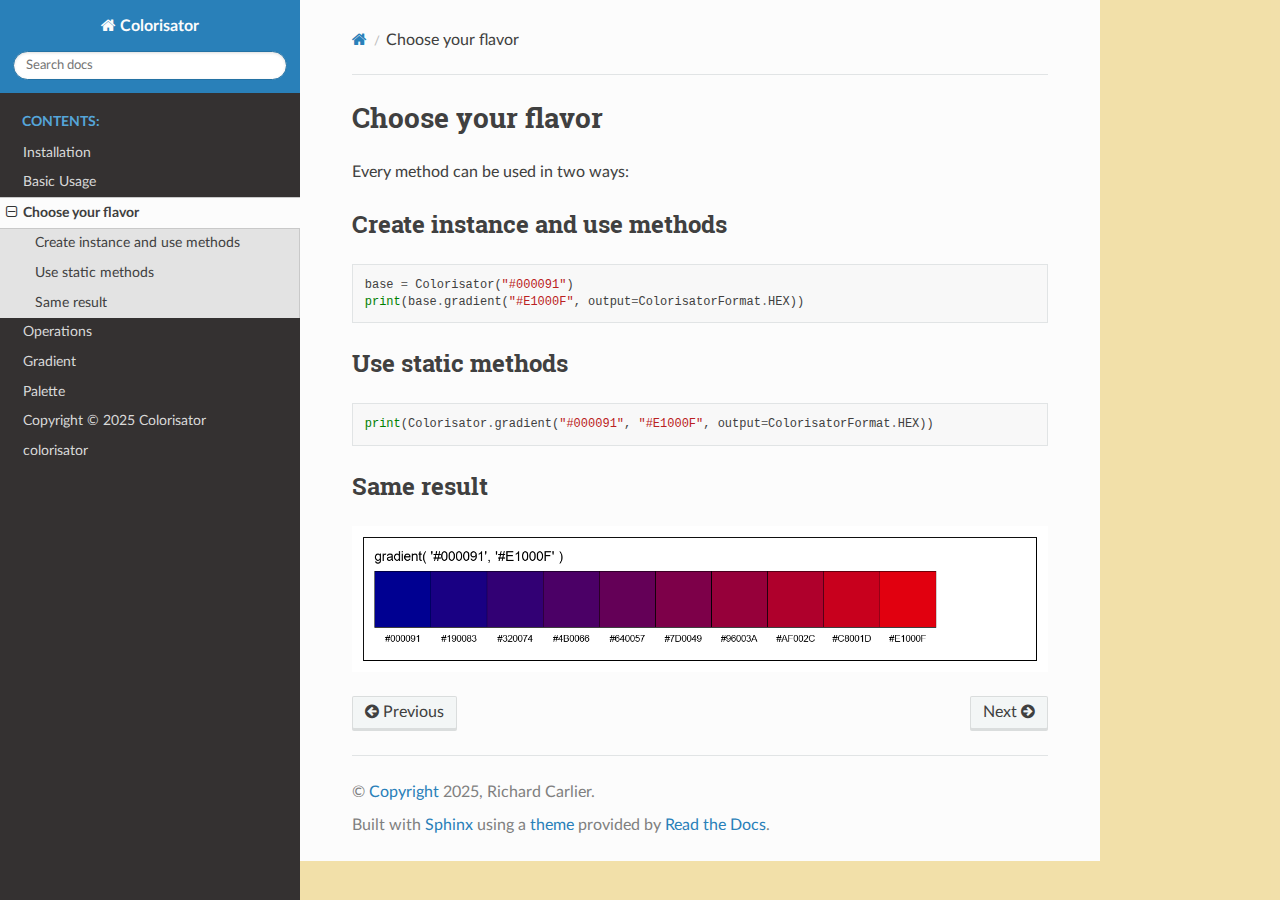
<file: docs/bui/tutorials/flavor.html>
<!DOCTYPE html>
<html class="writer-html5" lang="en" data-content_root="../">
<head>
  <meta charset="utf-8" /><meta name="viewport" content="width=device-width, initial-scale=1" />

  <meta name="viewport" content="width=device-width, initial-scale=1.0" />
  <title>Choose your flavor &mdash; Colorisator 1.0.0 documentation</title>
      <link rel="stylesheet" type="text/css" href="../_static/pygments.css?v=b86133f3" />
      <link rel="stylesheet" type="text/css" href="../_static/css/theme.css?v=e59714d7" />
      <link rel="stylesheet" type="text/css" href="../_static/custom.css?v=aa07bf4f" />

  
      <script src="../_static/jquery.js?v=5d32c60e"></script>
      <script src="../_static/_sphinx_javascript_frameworks_compat.js?v=2cd50e6c"></script>
      <script src="../_static/documentation_options.js?v=8d563738"></script>
      <script src="../_static/doctools.js?v=9bcbadda"></script>
      <script src="../_static/sphinx_highlight.js?v=dc90522c"></script>
      <script src="../_static/custom.js?v=6f28f430"></script>
    <script src="../_static/js/theme.js"></script>
    <link rel="index" title="Index" href="../genindex.html" />
    <link rel="search" title="Search" href="../search.html" />
    <link rel="copyright" title="Copyright" href="../copyright.html" />
    <link rel="next" title="Operations" href="operations.html" />
    <link rel="prev" title="Basic Usage" href="basics.html" /> 
</head>

<body class="wy-body-for-nav"> 
  <div class="wy-grid-for-nav">
    <nav data-toggle="wy-nav-shift" class="wy-nav-side">
      <div class="wy-side-scroll">
        <div class="wy-side-nav-search" >

          
          
          <a href="../index.html" class="icon icon-home">
            Colorisator
          </a>
<div role="search">
  <form id="rtd-search-form" class="wy-form" action="../search.html" method="get">
    <input type="text" name="q" placeholder="Search docs" aria-label="Search docs" />
    <input type="hidden" name="check_keywords" value="yes" />
    <input type="hidden" name="area" value="default" />
  </form>
</div>
        </div><div class="wy-menu wy-menu-vertical" data-spy="affix" role="navigation" aria-label="Navigation menu">
              <p class="caption" role="heading"><span class="caption-text">Contents:</span></p>
<ul class="current">
<li class="toctree-l1"><a class="reference internal" href="installation.html">Installation</a></li>
<li class="toctree-l1"><a class="reference internal" href="basics.html">Basic Usage</a></li>
<li class="toctree-l1 current"><a class="current reference internal" href="#">Choose your flavor</a><ul>
<li class="toctree-l2"><a class="reference internal" href="#create-instance-and-use-methods">Create instance and use methods</a></li>
<li class="toctree-l2"><a class="reference internal" href="#use-static-methods">Use static methods</a></li>
<li class="toctree-l2"><a class="reference internal" href="#same-result">Same result</a></li>
</ul>
</li>
<li class="toctree-l1"><a class="reference internal" href="operations.html">Operations</a></li>
<li class="toctree-l1"><a class="reference internal" href="gradient.html">Gradient</a></li>
<li class="toctree-l1"><a class="reference internal" href="palettes.html">Palette</a></li>
<li class="toctree-l1"><a class="reference internal" href="../copyright.html">Copyright © 2025 Colorisator</a></li>
<li class="toctree-l1"><a class="reference internal" href="../modules.html">colorisator</a></li>
</ul>

        </div>
      </div>
    </nav>

    <section data-toggle="wy-nav-shift" class="wy-nav-content-wrap"><nav class="wy-nav-top" aria-label="Mobile navigation menu" >
          <i data-toggle="wy-nav-top" class="fa fa-bars"></i>
          <a href="../index.html">Colorisator</a>
      </nav>

      <div class="wy-nav-content">
        <div class="rst-content">
          <div role="navigation" aria-label="Page navigation">
  <ul class="wy-breadcrumbs">
      <li><a href="../index.html" class="icon icon-home" aria-label="Home"></a></li>
      <li class="breadcrumb-item active">Choose your flavor</li>
      <li class="wy-breadcrumbs-aside">
      </li>
  </ul>
  <hr/>
</div>
          <div role="main" class="document" itemscope="itemscope" itemtype="http://schema.org/Article">
           <div itemprop="articleBody">
             
  <section id="choose-your-flavor">
<h1>Choose your flavor<a class="headerlink" href="#choose-your-flavor" title="Link to this heading"></a></h1>
<p>Every method can be used in two ways:</p>
<section id="create-instance-and-use-methods">
<h2>Create instance and use methods<a class="headerlink" href="#create-instance-and-use-methods" title="Link to this heading"></a></h2>
<div class="highlight-python notranslate"><div class="highlight"><pre><span></span><span class="n">base</span> <span class="o">=</span> <span class="n">Colorisator</span><span class="p">(</span><span class="s2">&quot;#000091&quot;</span><span class="p">)</span>
<span class="nb">print</span><span class="p">(</span><span class="n">base</span><span class="o">.</span><span class="n">gradient</span><span class="p">(</span><span class="s2">&quot;#E1000F&quot;</span><span class="p">,</span> <span class="n">output</span><span class="o">=</span><span class="n">ColorisatorFormat</span><span class="o">.</span><span class="n">HEX</span><span class="p">))</span>
</pre></div>
</div>
</section>
<section id="use-static-methods">
<h2>Use static methods<a class="headerlink" href="#use-static-methods" title="Link to this heading"></a></h2>
<div class="highlight-python notranslate"><div class="highlight"><pre><span></span><span class="nb">print</span><span class="p">(</span><span class="n">Colorisator</span><span class="o">.</span><span class="n">gradient</span><span class="p">(</span><span class="s2">&quot;#000091&quot;</span><span class="p">,</span> <span class="s2">&quot;#E1000F&quot;</span><span class="p">,</span> <span class="n">output</span><span class="o">=</span><span class="n">ColorisatorFormat</span><span class="o">.</span><span class="n">HEX</span><span class="p">))</span>
</pre></div>
</div>
</section>
<section id="same-result">
<h2>Same result<a class="headerlink" href="#same-result" title="Link to this heading"></a></h2>
<p><img alt="gradient" src="../_images/gradient.png" /></p>
</section>
</section>


           </div>
          </div>
          <footer><div class="rst-footer-buttons" role="navigation" aria-label="Footer">
        <a href="basics.html" class="btn btn-neutral float-left" title="Basic Usage" accesskey="p" rel="prev"><span class="fa fa-arrow-circle-left" aria-hidden="true"></span> Previous</a>
        <a href="operations.html" class="btn btn-neutral float-right" title="Operations" accesskey="n" rel="next">Next <span class="fa fa-arrow-circle-right" aria-hidden="true"></span></a>
    </div>

  <hr/>

  <div role="contentinfo">
    <p>&#169; <a href="../copyright.html">Copyright</a> 2025, Richard Carlier.</p>
  </div>

  Built with <a href="https://www.sphinx-doc.org/">Sphinx</a> using a
    <a href="https://github.com/readthedocs/sphinx_rtd_theme">theme</a>
    provided by <a href="https://readthedocs.org">Read the Docs</a>.
   

</footer>
        </div>
      </div>
    </section>
  </div>
  <script>
      jQuery(function () {
          SphinxRtdTheme.Navigation.enable(true);
      });
  </script> 

</body>
</html>
</file>
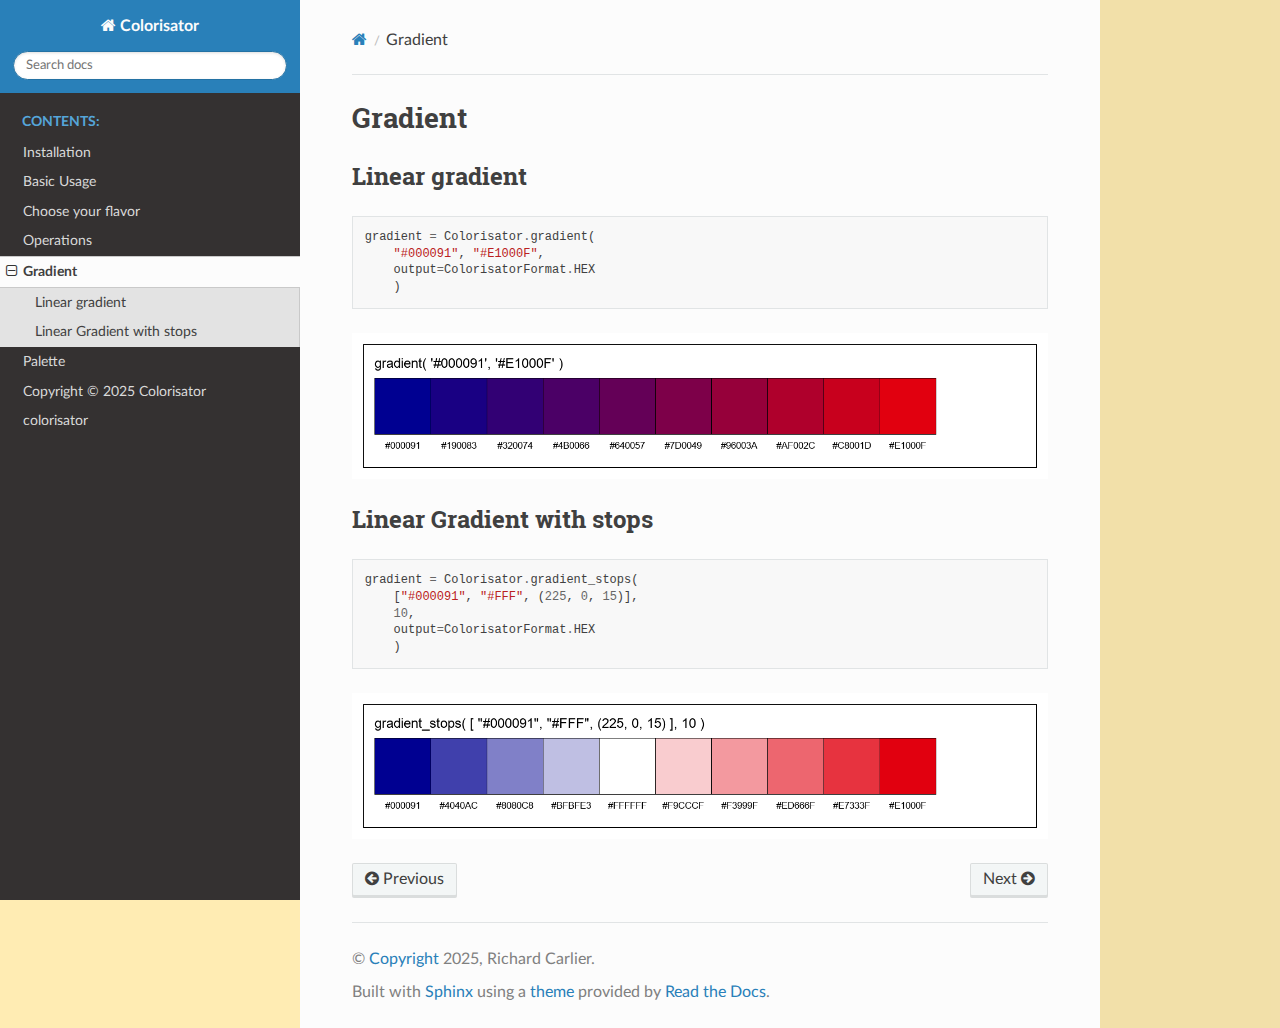
<file: docs/bui/tutorials/gradient.html>
<!DOCTYPE html>
<html class="writer-html5" lang="en" data-content_root="../">
<head>
  <meta charset="utf-8" /><meta name="viewport" content="width=device-width, initial-scale=1" />

  <meta name="viewport" content="width=device-width, initial-scale=1.0" />
  <title>Gradient &mdash; Colorisator 1.0.0 documentation</title>
      <link rel="stylesheet" type="text/css" href="../_static/pygments.css?v=b86133f3" />
      <link rel="stylesheet" type="text/css" href="../_static/css/theme.css?v=e59714d7" />
      <link rel="stylesheet" type="text/css" href="../_static/custom.css?v=aa07bf4f" />

  
      <script src="../_static/jquery.js?v=5d32c60e"></script>
      <script src="../_static/_sphinx_javascript_frameworks_compat.js?v=2cd50e6c"></script>
      <script src="../_static/documentation_options.js?v=8d563738"></script>
      <script src="../_static/doctools.js?v=9bcbadda"></script>
      <script src="../_static/sphinx_highlight.js?v=dc90522c"></script>
      <script src="../_static/custom.js?v=6f28f430"></script>
    <script src="../_static/js/theme.js"></script>
    <link rel="index" title="Index" href="../genindex.html" />
    <link rel="search" title="Search" href="../search.html" />
    <link rel="copyright" title="Copyright" href="../copyright.html" />
    <link rel="next" title="Palette" href="palettes.html" />
    <link rel="prev" title="Operations" href="operations.html" /> 
</head>

<body class="wy-body-for-nav"> 
  <div class="wy-grid-for-nav">
    <nav data-toggle="wy-nav-shift" class="wy-nav-side">
      <div class="wy-side-scroll">
        <div class="wy-side-nav-search" >

          
          
          <a href="../index.html" class="icon icon-home">
            Colorisator
          </a>
<div role="search">
  <form id="rtd-search-form" class="wy-form" action="../search.html" method="get">
    <input type="text" name="q" placeholder="Search docs" aria-label="Search docs" />
    <input type="hidden" name="check_keywords" value="yes" />
    <input type="hidden" name="area" value="default" />
  </form>
</div>
        </div><div class="wy-menu wy-menu-vertical" data-spy="affix" role="navigation" aria-label="Navigation menu">
              <p class="caption" role="heading"><span class="caption-text">Contents:</span></p>
<ul class="current">
<li class="toctree-l1"><a class="reference internal" href="installation.html">Installation</a></li>
<li class="toctree-l1"><a class="reference internal" href="basics.html">Basic Usage</a></li>
<li class="toctree-l1"><a class="reference internal" href="flavor.html">Choose your flavor</a></li>
<li class="toctree-l1"><a class="reference internal" href="operations.html">Operations</a></li>
<li class="toctree-l1 current"><a class="current reference internal" href="#">Gradient</a><ul>
<li class="toctree-l2"><a class="reference internal" href="#linear-gradient">Linear gradient</a></li>
<li class="toctree-l2"><a class="reference internal" href="#linear-gradient-with-stops">Linear Gradient with stops</a></li>
</ul>
</li>
<li class="toctree-l1"><a class="reference internal" href="palettes.html">Palette</a></li>
<li class="toctree-l1"><a class="reference internal" href="../copyright.html">Copyright © 2025 Colorisator</a></li>
<li class="toctree-l1"><a class="reference internal" href="../modules.html">colorisator</a></li>
</ul>

        </div>
      </div>
    </nav>

    <section data-toggle="wy-nav-shift" class="wy-nav-content-wrap"><nav class="wy-nav-top" aria-label="Mobile navigation menu" >
          <i data-toggle="wy-nav-top" class="fa fa-bars"></i>
          <a href="../index.html">Colorisator</a>
      </nav>

      <div class="wy-nav-content">
        <div class="rst-content">
          <div role="navigation" aria-label="Page navigation">
  <ul class="wy-breadcrumbs">
      <li><a href="../index.html" class="icon icon-home" aria-label="Home"></a></li>
      <li class="breadcrumb-item active">Gradient</li>
      <li class="wy-breadcrumbs-aside">
      </li>
  </ul>
  <hr/>
</div>
          <div role="main" class="document" itemscope="itemscope" itemtype="http://schema.org/Article">
           <div itemprop="articleBody">
             
  <section id="gradient">
<h1>Gradient<a class="headerlink" href="#gradient" title="Link to this heading"></a></h1>
<section id="linear-gradient">
<h2>Linear gradient<a class="headerlink" href="#linear-gradient" title="Link to this heading"></a></h2>
<div class="highlight-python notranslate"><div class="highlight"><pre><span></span><span class="n">gradient</span> <span class="o">=</span> <span class="n">Colorisator</span><span class="o">.</span><span class="n">gradient</span><span class="p">(</span>
    <span class="s2">&quot;#000091&quot;</span><span class="p">,</span> <span class="s2">&quot;#E1000F&quot;</span><span class="p">,</span>
    <span class="n">output</span><span class="o">=</span><span class="n">ColorisatorFormat</span><span class="o">.</span><span class="n">HEX</span>
    <span class="p">)</span>
</pre></div>
</div>
<p><img alt="gradient" src="../_images/gradient.png" /></p>
</section>
<section id="linear-gradient-with-stops">
<h2>Linear Gradient with stops<a class="headerlink" href="#linear-gradient-with-stops" title="Link to this heading"></a></h2>
<div class="highlight-python notranslate"><div class="highlight"><pre><span></span><span class="n">gradient</span> <span class="o">=</span> <span class="n">Colorisator</span><span class="o">.</span><span class="n">gradient_stops</span><span class="p">(</span>
    <span class="p">[</span><span class="s2">&quot;#000091&quot;</span><span class="p">,</span> <span class="s2">&quot;#FFF&quot;</span><span class="p">,</span> <span class="p">(</span><span class="mi">225</span><span class="p">,</span> <span class="mi">0</span><span class="p">,</span> <span class="mi">15</span><span class="p">)],</span>
    <span class="mi">10</span><span class="p">,</span>
    <span class="n">output</span><span class="o">=</span><span class="n">ColorisatorFormat</span><span class="o">.</span><span class="n">HEX</span>
    <span class="p">)</span>
</pre></div>
</div>
<p><img alt="gradient_stops" src="../_images/gradient_stops.png" /></p>
</section>
</section>


           </div>
          </div>
          <footer><div class="rst-footer-buttons" role="navigation" aria-label="Footer">
        <a href="operations.html" class="btn btn-neutral float-left" title="Operations" accesskey="p" rel="prev"><span class="fa fa-arrow-circle-left" aria-hidden="true"></span> Previous</a>
        <a href="palettes.html" class="btn btn-neutral float-right" title="Palette" accesskey="n" rel="next">Next <span class="fa fa-arrow-circle-right" aria-hidden="true"></span></a>
    </div>

  <hr/>

  <div role="contentinfo">
    <p>&#169; <a href="../copyright.html">Copyright</a> 2025, Richard Carlier.</p>
  </div>

  Built with <a href="https://www.sphinx-doc.org/">Sphinx</a> using a
    <a href="https://github.com/readthedocs/sphinx_rtd_theme">theme</a>
    provided by <a href="https://readthedocs.org">Read the Docs</a>.
   

</footer>
        </div>
      </div>
    </section>
  </div>
  <script>
      jQuery(function () {
          SphinxRtdTheme.Navigation.enable(true);
      });
  </script> 

</body>
</html>
</file>
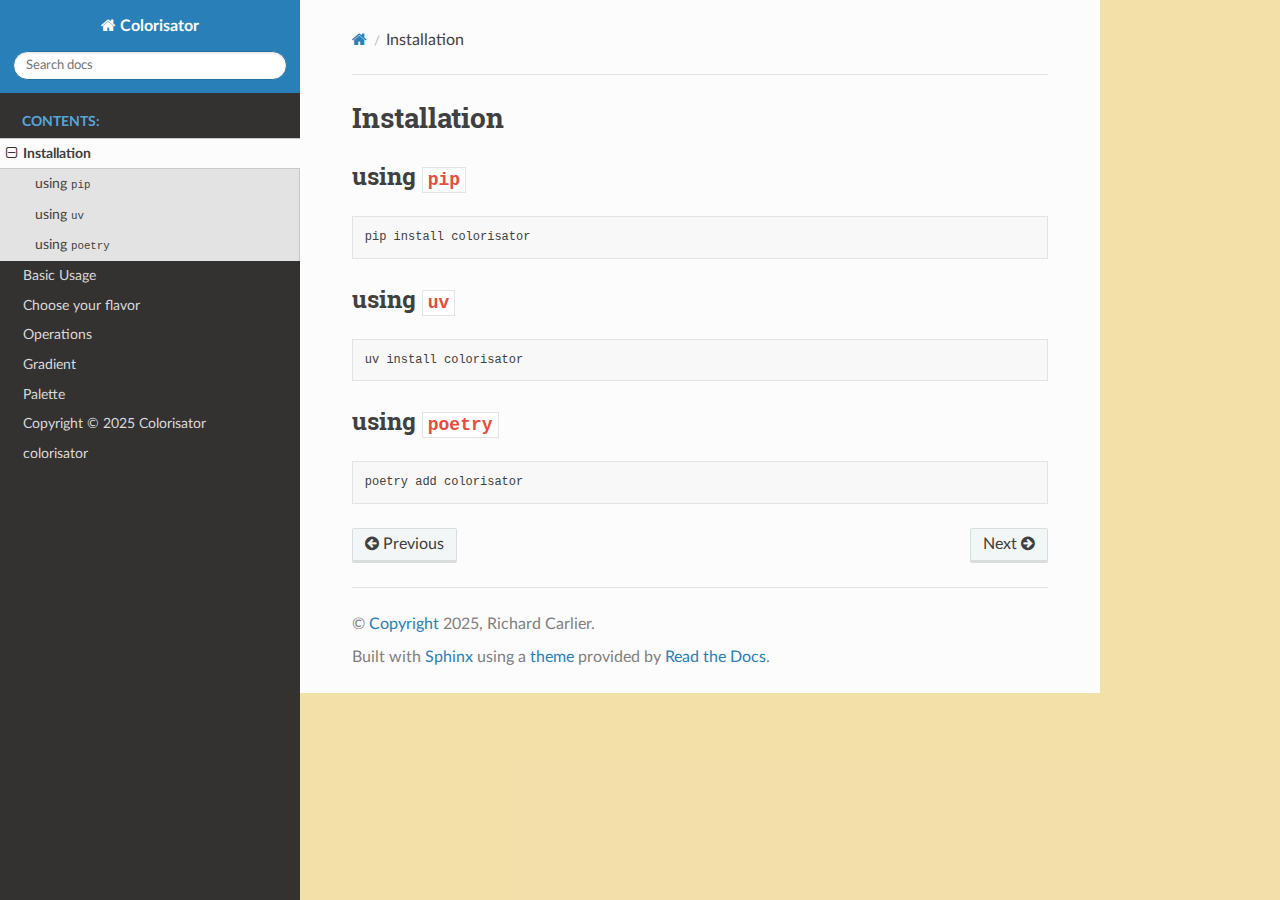
<file: docs/bui/tutorials/installation.html>
<!DOCTYPE html>
<html class="writer-html5" lang="en" data-content_root="../">
<head>
  <meta charset="utf-8" /><meta name="viewport" content="width=device-width, initial-scale=1" />

  <meta name="viewport" content="width=device-width, initial-scale=1.0" />
  <title>Installation &mdash; Colorisator 1.0.0 documentation</title>
      <link rel="stylesheet" type="text/css" href="../_static/pygments.css?v=b86133f3" />
      <link rel="stylesheet" type="text/css" href="../_static/css/theme.css?v=e59714d7" />
      <link rel="stylesheet" type="text/css" href="../_static/custom.css?v=aa07bf4f" />

  
      <script src="../_static/jquery.js?v=5d32c60e"></script>
      <script src="../_static/_sphinx_javascript_frameworks_compat.js?v=2cd50e6c"></script>
      <script src="../_static/documentation_options.js?v=8d563738"></script>
      <script src="../_static/doctools.js?v=9bcbadda"></script>
      <script src="../_static/sphinx_highlight.js?v=dc90522c"></script>
      <script src="../_static/custom.js?v=6f28f430"></script>
    <script src="../_static/js/theme.js"></script>
    <link rel="index" title="Index" href="../genindex.html" />
    <link rel="search" title="Search" href="../search.html" />
    <link rel="copyright" title="Copyright" href="../copyright.html" />
    <link rel="next" title="Basic Usage" href="basics.html" />
    <link rel="prev" title="Welcome to Colorisator’s documentation!" href="../index.html" /> 
</head>

<body class="wy-body-for-nav"> 
  <div class="wy-grid-for-nav">
    <nav data-toggle="wy-nav-shift" class="wy-nav-side">
      <div class="wy-side-scroll">
        <div class="wy-side-nav-search" >

          
          
          <a href="../index.html" class="icon icon-home">
            Colorisator
          </a>
<div role="search">
  <form id="rtd-search-form" class="wy-form" action="../search.html" method="get">
    <input type="text" name="q" placeholder="Search docs" aria-label="Search docs" />
    <input type="hidden" name="check_keywords" value="yes" />
    <input type="hidden" name="area" value="default" />
  </form>
</div>
        </div><div class="wy-menu wy-menu-vertical" data-spy="affix" role="navigation" aria-label="Navigation menu">
              <p class="caption" role="heading"><span class="caption-text">Contents:</span></p>
<ul class="current">
<li class="toctree-l1 current"><a class="current reference internal" href="#">Installation</a><ul>
<li class="toctree-l2"><a class="reference internal" href="#using-pip">using <code class="docutils literal notranslate"><span class="pre">pip</span></code></a></li>
<li class="toctree-l2"><a class="reference internal" href="#using-uv">using <code class="docutils literal notranslate"><span class="pre">uv</span></code></a></li>
<li class="toctree-l2"><a class="reference internal" href="#using-poetry">using <code class="docutils literal notranslate"><span class="pre">poetry</span></code></a></li>
</ul>
</li>
<li class="toctree-l1"><a class="reference internal" href="basics.html">Basic Usage</a></li>
<li class="toctree-l1"><a class="reference internal" href="flavor.html">Choose your flavor</a></li>
<li class="toctree-l1"><a class="reference internal" href="operations.html">Operations</a></li>
<li class="toctree-l1"><a class="reference internal" href="gradient.html">Gradient</a></li>
<li class="toctree-l1"><a class="reference internal" href="palettes.html">Palette</a></li>
<li class="toctree-l1"><a class="reference internal" href="../copyright.html">Copyright © 2025 Colorisator</a></li>
<li class="toctree-l1"><a class="reference internal" href="../modules.html">colorisator</a></li>
</ul>

        </div>
      </div>
    </nav>

    <section data-toggle="wy-nav-shift" class="wy-nav-content-wrap"><nav class="wy-nav-top" aria-label="Mobile navigation menu" >
          <i data-toggle="wy-nav-top" class="fa fa-bars"></i>
          <a href="../index.html">Colorisator</a>
      </nav>

      <div class="wy-nav-content">
        <div class="rst-content">
          <div role="navigation" aria-label="Page navigation">
  <ul class="wy-breadcrumbs">
      <li><a href="../index.html" class="icon icon-home" aria-label="Home"></a></li>
      <li class="breadcrumb-item active">Installation</li>
      <li class="wy-breadcrumbs-aside">
      </li>
  </ul>
  <hr/>
</div>
          <div role="main" class="document" itemscope="itemscope" itemtype="http://schema.org/Article">
           <div itemprop="articleBody">
             
  <section id="installation">
<h1>Installation<a class="headerlink" href="#installation" title="Link to this heading"></a></h1>
<section id="using-pip">
<h2>using <code class="docutils literal notranslate"><span class="pre">pip</span></code><a class="headerlink" href="#using-pip" title="Link to this heading"></a></h2>
<div class="highlight-sh notranslate"><div class="highlight"><pre><span></span>pip<span class="w"> </span>install<span class="w"> </span>colorisator
</pre></div>
</div>
</section>
<section id="using-uv">
<h2>using <code class="docutils literal notranslate"><span class="pre">uv</span></code><a class="headerlink" href="#using-uv" title="Link to this heading"></a></h2>
<div class="highlight-sh notranslate"><div class="highlight"><pre><span></span>uv<span class="w"> </span>install<span class="w"> </span>colorisator
</pre></div>
</div>
</section>
<section id="using-poetry">
<h2>using <code class="docutils literal notranslate"><span class="pre">poetry</span></code><a class="headerlink" href="#using-poetry" title="Link to this heading"></a></h2>
<div class="highlight-sh notranslate"><div class="highlight"><pre><span></span>poetry<span class="w"> </span>add<span class="w"> </span>colorisator
</pre></div>
</div>
</section>
</section>


           </div>
          </div>
          <footer><div class="rst-footer-buttons" role="navigation" aria-label="Footer">
        <a href="../index.html" class="btn btn-neutral float-left" title="Welcome to Colorisator’s documentation!" accesskey="p" rel="prev"><span class="fa fa-arrow-circle-left" aria-hidden="true"></span> Previous</a>
        <a href="basics.html" class="btn btn-neutral float-right" title="Basic Usage" accesskey="n" rel="next">Next <span class="fa fa-arrow-circle-right" aria-hidden="true"></span></a>
    </div>

  <hr/>

  <div role="contentinfo">
    <p>&#169; <a href="../copyright.html">Copyright</a> 2025, Richard Carlier.</p>
  </div>

  Built with <a href="https://www.sphinx-doc.org/">Sphinx</a> using a
    <a href="https://github.com/readthedocs/sphinx_rtd_theme">theme</a>
    provided by <a href="https://readthedocs.org">Read the Docs</a>.
   

</footer>
        </div>
      </div>
    </section>
  </div>
  <script>
      jQuery(function () {
          SphinxRtdTheme.Navigation.enable(true);
      });
  </script> 

</body>
</html>
</file>
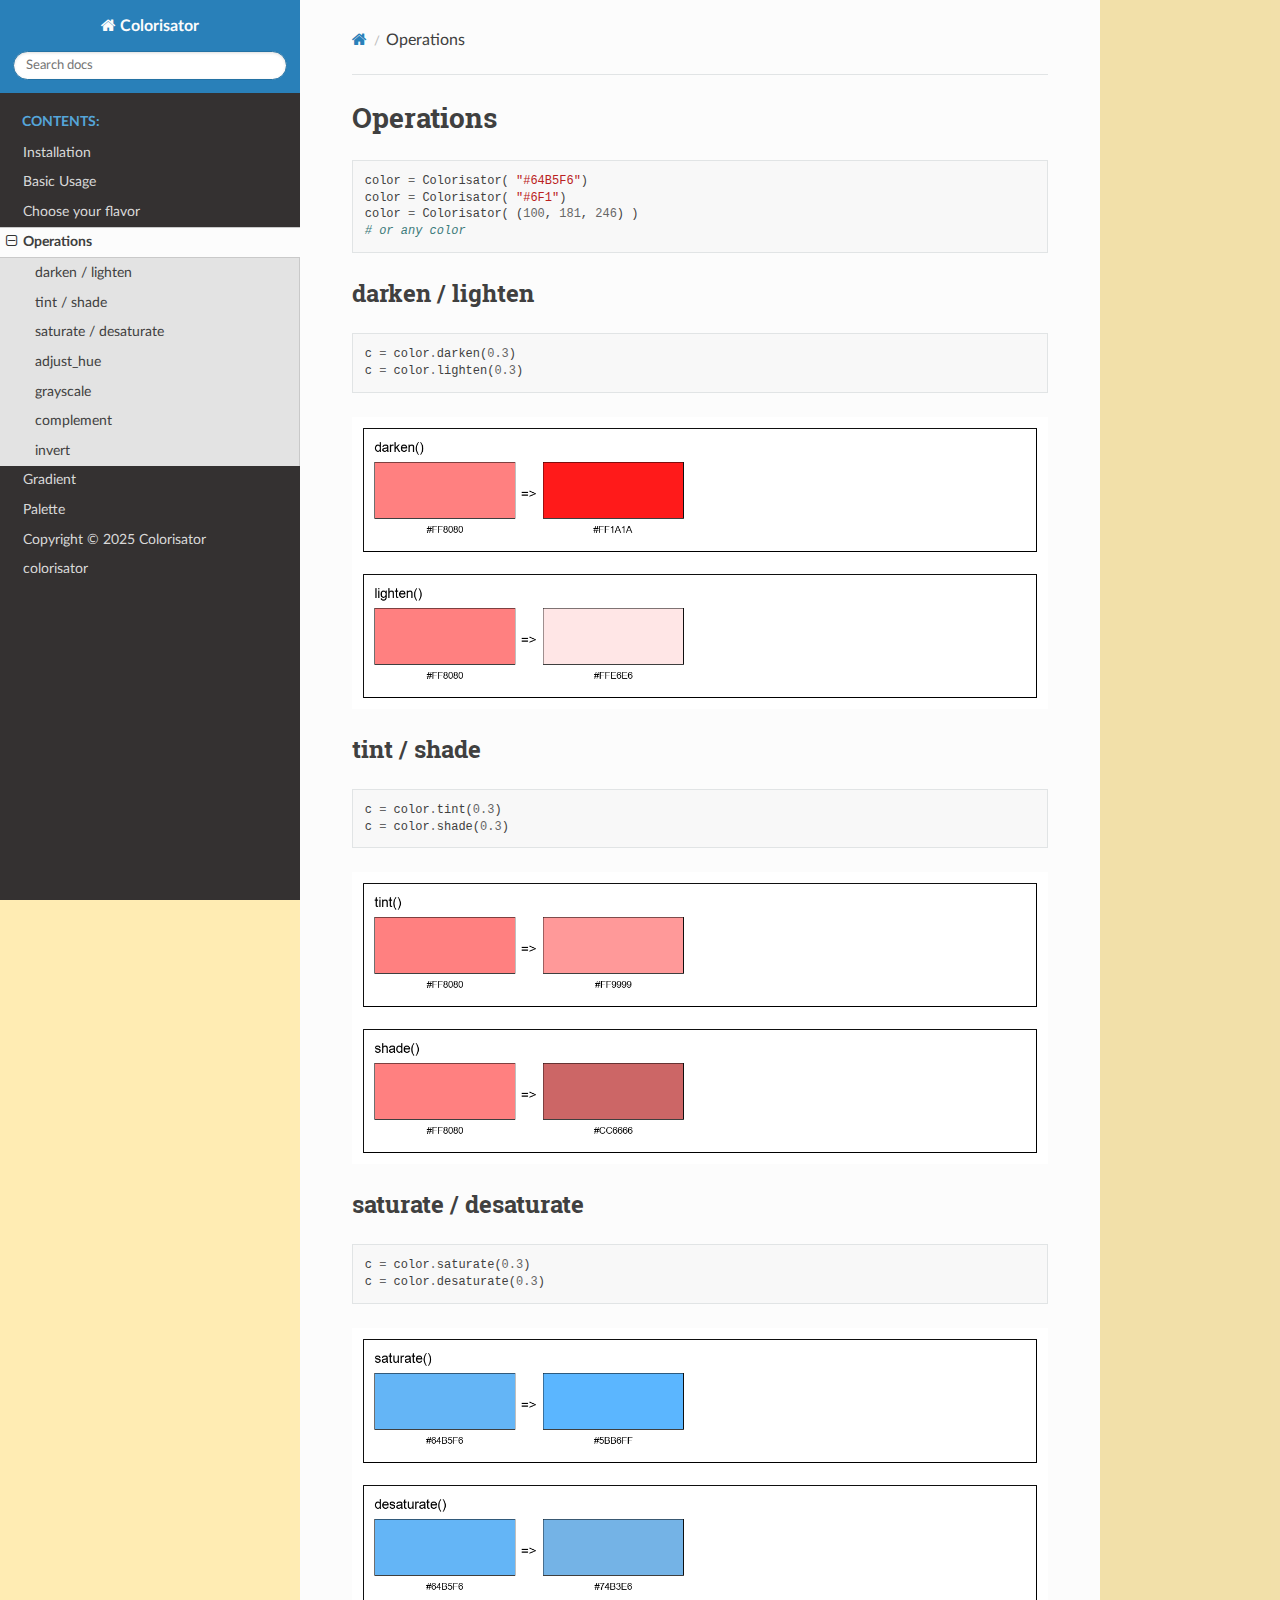
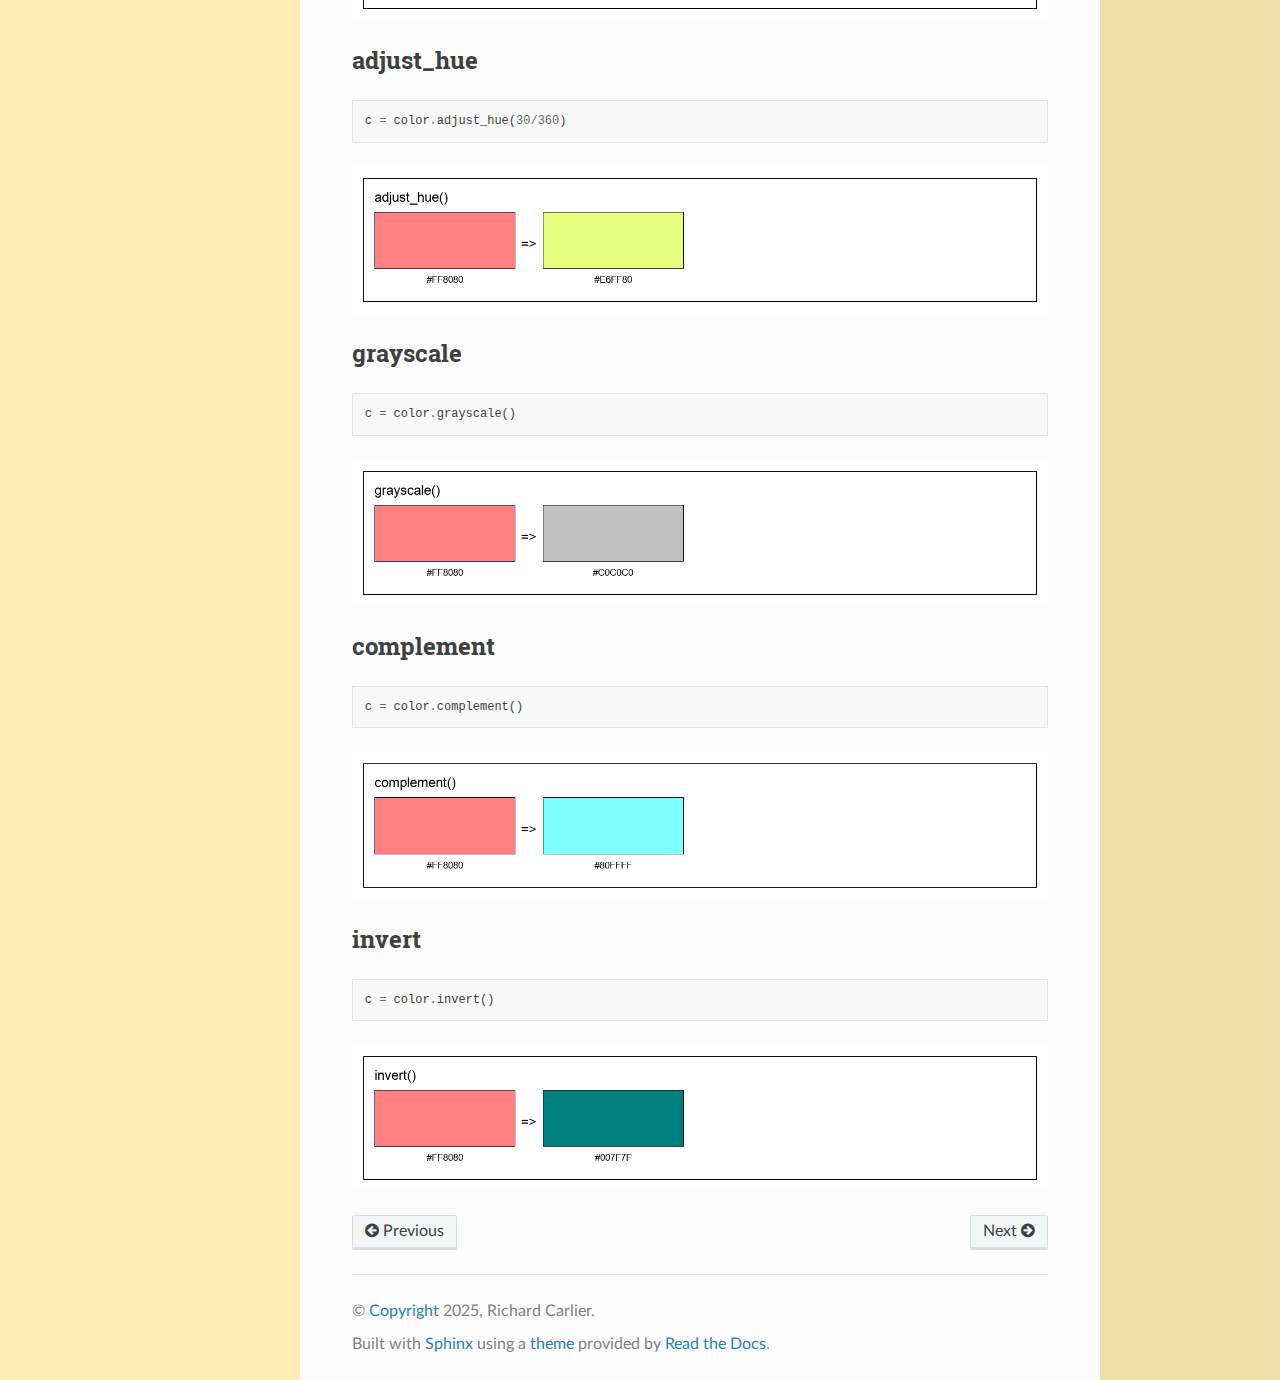
<file: docs/bui/tutorials/operations.html>
<!DOCTYPE html>
<html class="writer-html5" lang="en" data-content_root="../">
<head>
  <meta charset="utf-8" /><meta name="viewport" content="width=device-width, initial-scale=1" />

  <meta name="viewport" content="width=device-width, initial-scale=1.0" />
  <title>Operations &mdash; Colorisator 1.0.0 documentation</title>
      <link rel="stylesheet" type="text/css" href="../_static/pygments.css?v=b86133f3" />
      <link rel="stylesheet" type="text/css" href="../_static/css/theme.css?v=e59714d7" />
      <link rel="stylesheet" type="text/css" href="../_static/custom.css?v=aa07bf4f" />

  
      <script src="../_static/jquery.js?v=5d32c60e"></script>
      <script src="../_static/_sphinx_javascript_frameworks_compat.js?v=2cd50e6c"></script>
      <script src="../_static/documentation_options.js?v=8d563738"></script>
      <script src="../_static/doctools.js?v=9bcbadda"></script>
      <script src="../_static/sphinx_highlight.js?v=dc90522c"></script>
      <script src="../_static/custom.js?v=6f28f430"></script>
    <script src="../_static/js/theme.js"></script>
    <link rel="index" title="Index" href="../genindex.html" />
    <link rel="search" title="Search" href="../search.html" />
    <link rel="copyright" title="Copyright" href="../copyright.html" />
    <link rel="next" title="Gradient" href="gradient.html" />
    <link rel="prev" title="Choose your flavor" href="flavor.html" /> 
</head>

<body class="wy-body-for-nav"> 
  <div class="wy-grid-for-nav">
    <nav data-toggle="wy-nav-shift" class="wy-nav-side">
      <div class="wy-side-scroll">
        <div class="wy-side-nav-search" >

          
          
          <a href="../index.html" class="icon icon-home">
            Colorisator
          </a>
<div role="search">
  <form id="rtd-search-form" class="wy-form" action="../search.html" method="get">
    <input type="text" name="q" placeholder="Search docs" aria-label="Search docs" />
    <input type="hidden" name="check_keywords" value="yes" />
    <input type="hidden" name="area" value="default" />
  </form>
</div>
        </div><div class="wy-menu wy-menu-vertical" data-spy="affix" role="navigation" aria-label="Navigation menu">
              <p class="caption" role="heading"><span class="caption-text">Contents:</span></p>
<ul class="current">
<li class="toctree-l1"><a class="reference internal" href="installation.html">Installation</a></li>
<li class="toctree-l1"><a class="reference internal" href="basics.html">Basic Usage</a></li>
<li class="toctree-l1"><a class="reference internal" href="flavor.html">Choose your flavor</a></li>
<li class="toctree-l1 current"><a class="current reference internal" href="#">Operations</a><ul>
<li class="toctree-l2"><a class="reference internal" href="#darken-lighten">darken / lighten</a></li>
<li class="toctree-l2"><a class="reference internal" href="#tint-shade">tint / shade</a></li>
<li class="toctree-l2"><a class="reference internal" href="#saturate-desaturate">saturate / desaturate</a></li>
<li class="toctree-l2"><a class="reference internal" href="#adjust-hue">adjust_hue</a></li>
<li class="toctree-l2"><a class="reference internal" href="#grayscale">grayscale</a></li>
<li class="toctree-l2"><a class="reference internal" href="#complement">complement</a></li>
<li class="toctree-l2"><a class="reference internal" href="#invert">invert</a></li>
</ul>
</li>
<li class="toctree-l1"><a class="reference internal" href="gradient.html">Gradient</a></li>
<li class="toctree-l1"><a class="reference internal" href="palettes.html">Palette</a></li>
<li class="toctree-l1"><a class="reference internal" href="../copyright.html">Copyright © 2025 Colorisator</a></li>
<li class="toctree-l1"><a class="reference internal" href="../modules.html">colorisator</a></li>
</ul>

        </div>
      </div>
    </nav>

    <section data-toggle="wy-nav-shift" class="wy-nav-content-wrap"><nav class="wy-nav-top" aria-label="Mobile navigation menu" >
          <i data-toggle="wy-nav-top" class="fa fa-bars"></i>
          <a href="../index.html">Colorisator</a>
      </nav>

      <div class="wy-nav-content">
        <div class="rst-content">
          <div role="navigation" aria-label="Page navigation">
  <ul class="wy-breadcrumbs">
      <li><a href="../index.html" class="icon icon-home" aria-label="Home"></a></li>
      <li class="breadcrumb-item active">Operations</li>
      <li class="wy-breadcrumbs-aside">
      </li>
  </ul>
  <hr/>
</div>
          <div role="main" class="document" itemscope="itemscope" itemtype="http://schema.org/Article">
           <div itemprop="articleBody">
             
  <section id="operations">
<h1>Operations<a class="headerlink" href="#operations" title="Link to this heading"></a></h1>
<div class="highlight-python notranslate"><div class="highlight"><pre><span></span><span class="n">color</span> <span class="o">=</span> <span class="n">Colorisator</span><span class="p">(</span> <span class="s2">&quot;#64B5F6&quot;</span><span class="p">)</span>
<span class="n">color</span> <span class="o">=</span> <span class="n">Colorisator</span><span class="p">(</span> <span class="s2">&quot;#6F1&quot;</span><span class="p">)</span>
<span class="n">color</span> <span class="o">=</span> <span class="n">Colorisator</span><span class="p">(</span> <span class="p">(</span><span class="mi">100</span><span class="p">,</span> <span class="mi">181</span><span class="p">,</span> <span class="mi">246</span><span class="p">)</span> <span class="p">)</span>
<span class="c1"># or any color</span>
</pre></div>
</div>
<section id="darken-lighten">
<h2>darken / lighten<a class="headerlink" href="#darken-lighten" title="Link to this heading"></a></h2>
<div class="highlight-python notranslate"><div class="highlight"><pre><span></span><span class="n">c</span> <span class="o">=</span> <span class="n">color</span><span class="o">.</span><span class="n">darken</span><span class="p">(</span><span class="mf">0.3</span><span class="p">)</span>
<span class="n">c</span> <span class="o">=</span> <span class="n">color</span><span class="o">.</span><span class="n">lighten</span><span class="p">(</span><span class="mf">0.3</span><span class="p">)</span>
</pre></div>
</div>
<p><img alt="darken" src="../_images/darken.png" />
<img alt="lighten" src="../_images/lighten.png" /></p>
</section>
<section id="tint-shade">
<h2>tint / shade<a class="headerlink" href="#tint-shade" title="Link to this heading"></a></h2>
<div class="highlight-python notranslate"><div class="highlight"><pre><span></span><span class="n">c</span> <span class="o">=</span> <span class="n">color</span><span class="o">.</span><span class="n">tint</span><span class="p">(</span><span class="mf">0.3</span><span class="p">)</span>
<span class="n">c</span> <span class="o">=</span> <span class="n">color</span><span class="o">.</span><span class="n">shade</span><span class="p">(</span><span class="mf">0.3</span><span class="p">)</span>
</pre></div>
</div>
<p><img alt="tint" src="../_images/tint.png" />
<img alt="shade" src="../_images/shade.png" /></p>
</section>
<section id="saturate-desaturate">
<h2>saturate / desaturate<a class="headerlink" href="#saturate-desaturate" title="Link to this heading"></a></h2>
<div class="highlight-python notranslate"><div class="highlight"><pre><span></span><span class="n">c</span> <span class="o">=</span> <span class="n">color</span><span class="o">.</span><span class="n">saturate</span><span class="p">(</span><span class="mf">0.3</span><span class="p">)</span>
<span class="n">c</span> <span class="o">=</span> <span class="n">color</span><span class="o">.</span><span class="n">desaturate</span><span class="p">(</span><span class="mf">0.3</span><span class="p">)</span>
</pre></div>
</div>
<p><img alt="saturate" src="../_images/saturate.png" />
<img alt="desaturate" src="../_images/desaturate.png" /></p>
</section>
<section id="adjust-hue">
<h2>adjust_hue<a class="headerlink" href="#adjust-hue" title="Link to this heading"></a></h2>
<div class="highlight-python notranslate"><div class="highlight"><pre><span></span><span class="n">c</span> <span class="o">=</span> <span class="n">color</span><span class="o">.</span><span class="n">adjust_hue</span><span class="p">(</span><span class="mi">30</span><span class="o">/</span><span class="mi">360</span><span class="p">)</span>
</pre></div>
</div>
<p><img alt="adjust_hue" src="../_images/adjust_hue.png" /></p>
</section>
<section id="grayscale">
<h2>grayscale<a class="headerlink" href="#grayscale" title="Link to this heading"></a></h2>
<div class="highlight-python notranslate"><div class="highlight"><pre><span></span><span class="n">c</span> <span class="o">=</span> <span class="n">color</span><span class="o">.</span><span class="n">grayscale</span><span class="p">()</span>
</pre></div>
</div>
<p><img alt="grayscale" src="../_images/grayscale.png" /></p>
</section>
<section id="complement">
<h2>complement<a class="headerlink" href="#complement" title="Link to this heading"></a></h2>
<div class="highlight-python notranslate"><div class="highlight"><pre><span></span><span class="n">c</span> <span class="o">=</span> <span class="n">color</span><span class="o">.</span><span class="n">complement</span><span class="p">()</span>
</pre></div>
</div>
<p><img alt="complement" src="../_images/complement.png" /></p>
</section>
<section id="invert">
<h2>invert<a class="headerlink" href="#invert" title="Link to this heading"></a></h2>
<div class="highlight-python notranslate"><div class="highlight"><pre><span></span><span class="n">c</span> <span class="o">=</span> <span class="n">color</span><span class="o">.</span><span class="n">invert</span><span class="p">()</span>
</pre></div>
</div>
<p><img alt="invert" src="../_images/invert.png" /></p>
</section>
</section>


           </div>
          </div>
          <footer><div class="rst-footer-buttons" role="navigation" aria-label="Footer">
        <a href="flavor.html" class="btn btn-neutral float-left" title="Choose your flavor" accesskey="p" rel="prev"><span class="fa fa-arrow-circle-left" aria-hidden="true"></span> Previous</a>
        <a href="gradient.html" class="btn btn-neutral float-right" title="Gradient" accesskey="n" rel="next">Next <span class="fa fa-arrow-circle-right" aria-hidden="true"></span></a>
    </div>

  <hr/>

  <div role="contentinfo">
    <p>&#169; <a href="../copyright.html">Copyright</a> 2025, Richard Carlier.</p>
  </div>

  Built with <a href="https://www.sphinx-doc.org/">Sphinx</a> using a
    <a href="https://github.com/readthedocs/sphinx_rtd_theme">theme</a>
    provided by <a href="https://readthedocs.org">Read the Docs</a>.
   

</footer>
        </div>
      </div>
    </section>
  </div>
  <script>
      jQuery(function () {
          SphinxRtdTheme.Navigation.enable(true);
      });
  </script> 

</body>
</html>
</file>
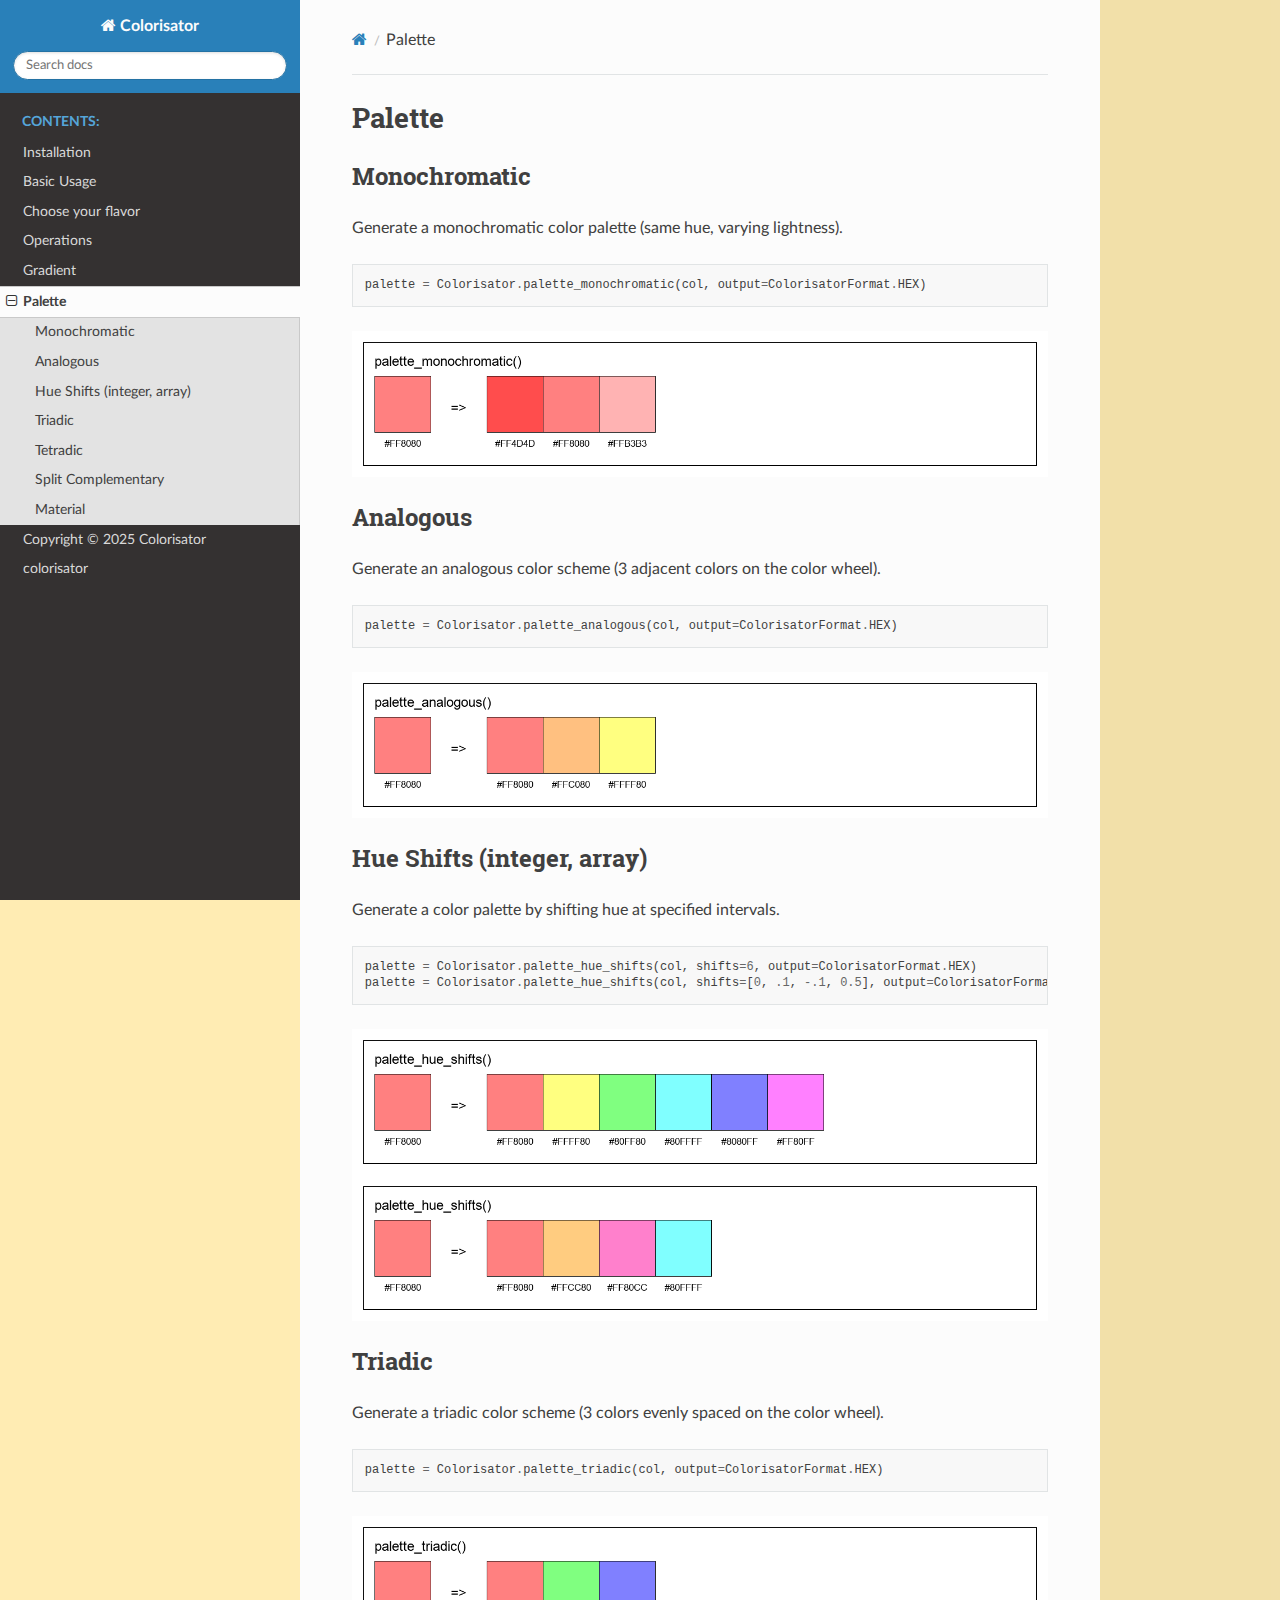
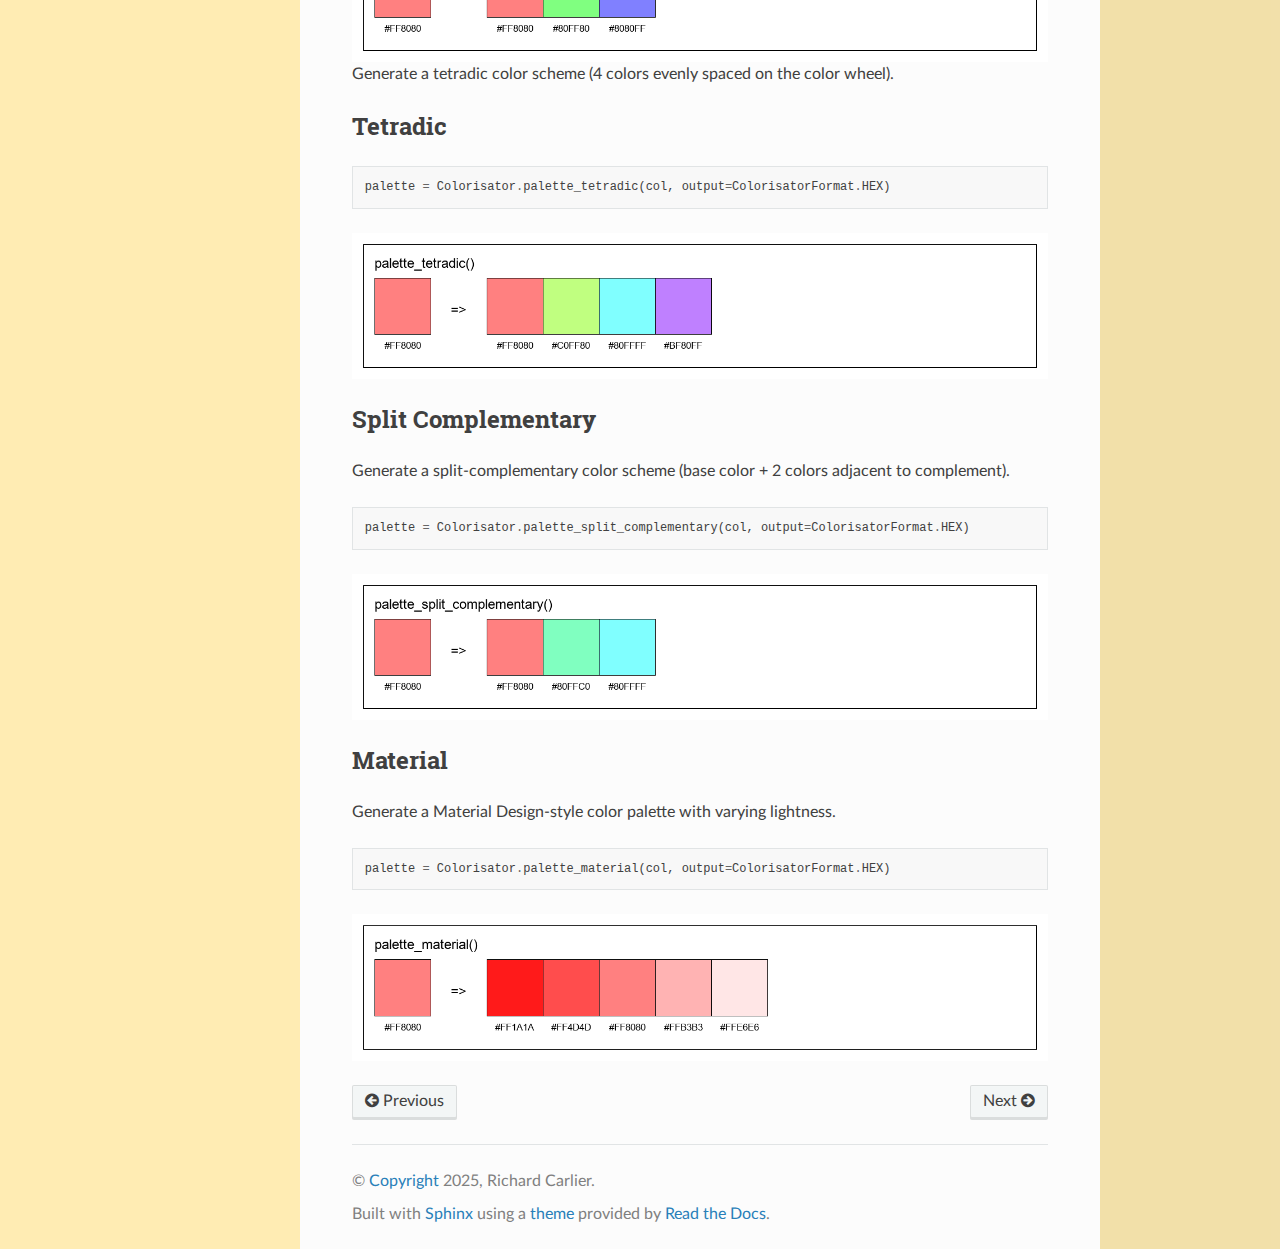
<file: docs/bui/tutorials/palettes.html>
<!DOCTYPE html>
<html class="writer-html5" lang="en" data-content_root="../">
<head>
  <meta charset="utf-8" /><meta name="viewport" content="width=device-width, initial-scale=1" />

  <meta name="viewport" content="width=device-width, initial-scale=1.0" />
  <title>Palette &mdash; Colorisator 1.0.0 documentation</title>
      <link rel="stylesheet" type="text/css" href="../_static/pygments.css?v=b86133f3" />
      <link rel="stylesheet" type="text/css" href="../_static/css/theme.css?v=e59714d7" />
      <link rel="stylesheet" type="text/css" href="../_static/custom.css?v=aa07bf4f" />

  
      <script src="../_static/jquery.js?v=5d32c60e"></script>
      <script src="../_static/_sphinx_javascript_frameworks_compat.js?v=2cd50e6c"></script>
      <script src="../_static/documentation_options.js?v=8d563738"></script>
      <script src="../_static/doctools.js?v=9bcbadda"></script>
      <script src="../_static/sphinx_highlight.js?v=dc90522c"></script>
      <script src="../_static/custom.js?v=6f28f430"></script>
    <script src="../_static/js/theme.js"></script>
    <link rel="index" title="Index" href="../genindex.html" />
    <link rel="search" title="Search" href="../search.html" />
    <link rel="copyright" title="Copyright" href="../copyright.html" />
    <link rel="next" title="Copyright © 2025 Colorisator" href="../copyright.html" />
    <link rel="prev" title="Gradient" href="gradient.html" /> 
</head>

<body class="wy-body-for-nav"> 
  <div class="wy-grid-for-nav">
    <nav data-toggle="wy-nav-shift" class="wy-nav-side">
      <div class="wy-side-scroll">
        <div class="wy-side-nav-search" >

          
          
          <a href="../index.html" class="icon icon-home">
            Colorisator
          </a>
<div role="search">
  <form id="rtd-search-form" class="wy-form" action="../search.html" method="get">
    <input type="text" name="q" placeholder="Search docs" aria-label="Search docs" />
    <input type="hidden" name="check_keywords" value="yes" />
    <input type="hidden" name="area" value="default" />
  </form>
</div>
        </div><div class="wy-menu wy-menu-vertical" data-spy="affix" role="navigation" aria-label="Navigation menu">
              <p class="caption" role="heading"><span class="caption-text">Contents:</span></p>
<ul class="current">
<li class="toctree-l1"><a class="reference internal" href="installation.html">Installation</a></li>
<li class="toctree-l1"><a class="reference internal" href="basics.html">Basic Usage</a></li>
<li class="toctree-l1"><a class="reference internal" href="flavor.html">Choose your flavor</a></li>
<li class="toctree-l1"><a class="reference internal" href="operations.html">Operations</a></li>
<li class="toctree-l1"><a class="reference internal" href="gradient.html">Gradient</a></li>
<li class="toctree-l1 current"><a class="current reference internal" href="#">Palette</a><ul>
<li class="toctree-l2"><a class="reference internal" href="#monochromatic">Monochromatic</a></li>
<li class="toctree-l2"><a class="reference internal" href="#analogous">Analogous</a></li>
<li class="toctree-l2"><a class="reference internal" href="#hue-shifts-integer-array">Hue Shifts (integer, array)</a></li>
<li class="toctree-l2"><a class="reference internal" href="#triadic">Triadic</a></li>
<li class="toctree-l2"><a class="reference internal" href="#tetradic">Tetradic</a></li>
<li class="toctree-l2"><a class="reference internal" href="#split-complementary">Split Complementary</a></li>
<li class="toctree-l2"><a class="reference internal" href="#material">Material</a></li>
</ul>
</li>
<li class="toctree-l1"><a class="reference internal" href="../copyright.html">Copyright © 2025 Colorisator</a></li>
<li class="toctree-l1"><a class="reference internal" href="../modules.html">colorisator</a></li>
</ul>

        </div>
      </div>
    </nav>

    <section data-toggle="wy-nav-shift" class="wy-nav-content-wrap"><nav class="wy-nav-top" aria-label="Mobile navigation menu" >
          <i data-toggle="wy-nav-top" class="fa fa-bars"></i>
          <a href="../index.html">Colorisator</a>
      </nav>

      <div class="wy-nav-content">
        <div class="rst-content">
          <div role="navigation" aria-label="Page navigation">
  <ul class="wy-breadcrumbs">
      <li><a href="../index.html" class="icon icon-home" aria-label="Home"></a></li>
      <li class="breadcrumb-item active">Palette</li>
      <li class="wy-breadcrumbs-aside">
      </li>
  </ul>
  <hr/>
</div>
          <div role="main" class="document" itemscope="itemscope" itemtype="http://schema.org/Article">
           <div itemprop="articleBody">
             
  <section id="palette">
<h1>Palette<a class="headerlink" href="#palette" title="Link to this heading"></a></h1>
<section id="monochromatic">
<h2>Monochromatic<a class="headerlink" href="#monochromatic" title="Link to this heading"></a></h2>
<p>Generate a monochromatic color palette (same hue, varying lightness).</p>
<div class="highlight-python notranslate"><div class="highlight"><pre><span></span><span class="n">palette</span> <span class="o">=</span> <span class="n">Colorisator</span><span class="o">.</span><span class="n">palette_monochromatic</span><span class="p">(</span><span class="n">col</span><span class="p">,</span> <span class="n">output</span><span class="o">=</span><span class="n">ColorisatorFormat</span><span class="o">.</span><span class="n">HEX</span><span class="p">)</span>
</pre></div>
</div>
<p><img alt="palette_monochromatic" src="../_images/palette_monochromatic.png" /></p>
</section>
<section id="analogous">
<h2>Analogous<a class="headerlink" href="#analogous" title="Link to this heading"></a></h2>
<p>Generate an analogous color scheme (3 adjacent colors on the color wheel).</p>
<div class="highlight-python notranslate"><div class="highlight"><pre><span></span><span class="n">palette</span> <span class="o">=</span> <span class="n">Colorisator</span><span class="o">.</span><span class="n">palette_analogous</span><span class="p">(</span><span class="n">col</span><span class="p">,</span> <span class="n">output</span><span class="o">=</span><span class="n">ColorisatorFormat</span><span class="o">.</span><span class="n">HEX</span><span class="p">)</span>
</pre></div>
</div>
<p><img alt="palette_analogous" src="../_images/palette_analogous.png" /></p>
</section>
<section id="hue-shifts-integer-array">
<h2>Hue Shifts (integer, array)<a class="headerlink" href="#hue-shifts-integer-array" title="Link to this heading"></a></h2>
<p>Generate a color palette by shifting hue at specified intervals.</p>
<div class="highlight-python notranslate"><div class="highlight"><pre><span></span><span class="n">palette</span> <span class="o">=</span> <span class="n">Colorisator</span><span class="o">.</span><span class="n">palette_hue_shifts</span><span class="p">(</span><span class="n">col</span><span class="p">,</span> <span class="n">shifts</span><span class="o">=</span><span class="mi">6</span><span class="p">,</span> <span class="n">output</span><span class="o">=</span><span class="n">ColorisatorFormat</span><span class="o">.</span><span class="n">HEX</span><span class="p">)</span>
<span class="n">palette</span> <span class="o">=</span> <span class="n">Colorisator</span><span class="o">.</span><span class="n">palette_hue_shifts</span><span class="p">(</span><span class="n">col</span><span class="p">,</span> <span class="n">shifts</span><span class="o">=</span><span class="p">[</span><span class="mi">0</span><span class="p">,</span> <span class="mf">.1</span><span class="p">,</span> <span class="o">-</span><span class="mf">.1</span><span class="p">,</span> <span class="mf">0.5</span><span class="p">],</span> <span class="n">output</span><span class="o">=</span><span class="n">ColorisatorFormat</span><span class="o">.</span><span class="n">HEX</span><span class="p">)</span>
</pre></div>
</div>
<p><img alt="palette_hue_shifts_int" src="../_images/palette_hue_shifts_int.png" />
<img alt="palette_hue_shifts_array" src="../_images/palette_hue_shifts_array.png" /></p>
</section>
<section id="triadic">
<h2>Triadic<a class="headerlink" href="#triadic" title="Link to this heading"></a></h2>
<p>Generate a triadic color scheme (3 colors evenly spaced on the color wheel).</p>
<div class="highlight-python notranslate"><div class="highlight"><pre><span></span><span class="n">palette</span> <span class="o">=</span> <span class="n">Colorisator</span><span class="o">.</span><span class="n">palette_triadic</span><span class="p">(</span><span class="n">col</span><span class="p">,</span> <span class="n">output</span><span class="o">=</span><span class="n">ColorisatorFormat</span><span class="o">.</span><span class="n">HEX</span><span class="p">)</span>
</pre></div>
</div>
<p><img alt="palette_triadic" src="../_images/palette_triadic.png" />
Generate a tetradic color scheme (4 colors evenly spaced on the color wheel).</p>
</section>
<section id="tetradic">
<h2>Tetradic<a class="headerlink" href="#tetradic" title="Link to this heading"></a></h2>
<div class="highlight-python notranslate"><div class="highlight"><pre><span></span><span class="n">palette</span> <span class="o">=</span> <span class="n">Colorisator</span><span class="o">.</span><span class="n">palette_tetradic</span><span class="p">(</span><span class="n">col</span><span class="p">,</span> <span class="n">output</span><span class="o">=</span><span class="n">ColorisatorFormat</span><span class="o">.</span><span class="n">HEX</span><span class="p">)</span>
</pre></div>
</div>
<p><img alt="palette_tetradic" src="../_images/palette_tetradic.png" /></p>
</section>
<section id="split-complementary">
<h2>Split Complementary<a class="headerlink" href="#split-complementary" title="Link to this heading"></a></h2>
<p>Generate a split-complementary color scheme (base color + 2 colors adjacent to complement).</p>
<div class="highlight-python notranslate"><div class="highlight"><pre><span></span><span class="n">palette</span> <span class="o">=</span> <span class="n">Colorisator</span><span class="o">.</span><span class="n">palette_split_complementary</span><span class="p">(</span><span class="n">col</span><span class="p">,</span> <span class="n">output</span><span class="o">=</span><span class="n">ColorisatorFormat</span><span class="o">.</span><span class="n">HEX</span><span class="p">)</span>
</pre></div>
</div>
<p><img alt="palette_split_complementary" src="../_images/palette_split_complementary.png" /></p>
</section>
<section id="material">
<h2>Material<a class="headerlink" href="#material" title="Link to this heading"></a></h2>
<p>Generate a Material Design-style color palette with varying lightness.</p>
<div class="highlight-python notranslate"><div class="highlight"><pre><span></span><span class="n">palette</span> <span class="o">=</span> <span class="n">Colorisator</span><span class="o">.</span><span class="n">palette_material</span><span class="p">(</span><span class="n">col</span><span class="p">,</span> <span class="n">output</span><span class="o">=</span><span class="n">ColorisatorFormat</span><span class="o">.</span><span class="n">HEX</span><span class="p">)</span>
</pre></div>
</div>
<p><img alt="palette_material" src="../_images/palette_material.png" /></p>
</section>
</section>


           </div>
          </div>
          <footer><div class="rst-footer-buttons" role="navigation" aria-label="Footer">
        <a href="gradient.html" class="btn btn-neutral float-left" title="Gradient" accesskey="p" rel="prev"><span class="fa fa-arrow-circle-left" aria-hidden="true"></span> Previous</a>
        <a href="../copyright.html" class="btn btn-neutral float-right" title="Copyright © 2025 Colorisator" accesskey="n" rel="next">Next <span class="fa fa-arrow-circle-right" aria-hidden="true"></span></a>
    </div>

  <hr/>

  <div role="contentinfo">
    <p>&#169; <a href="../copyright.html">Copyright</a> 2025, Richard Carlier.</p>
  </div>

  Built with <a href="https://www.sphinx-doc.org/">Sphinx</a> using a
    <a href="https://github.com/readthedocs/sphinx_rtd_theme">theme</a>
    provided by <a href="https://readthedocs.org">Read the Docs</a>.
   

</footer>
        </div>
      </div>
    </section>
  </div>
  <script>
      jQuery(function () {
          SphinxRtdTheme.Navigation.enable(true);
      });
  </script> 

</body>
</html>
</file>
<file: docs/bui/_static/pygments.css>
pre { line-height: 125%; }
td.linenos .normal { color: inherit; background-color: transparent; padding-left: 5px; padding-right: 5px; }
span.linenos { color: inherit; background-color: transparent; padding-left: 5px; padding-right: 5px; }
td.linenos .special { color: #000000; background-color: #ffffc0; padding-left: 5px; padding-right: 5px; }
span.linenos.special { color: #000000; background-color: #ffffc0; padding-left: 5px; padding-right: 5px; }
.highlight .hll { background-color: #ffffcc }
.highlight { background: #f8f8f8; }
.highlight .c { color: #3D7B7B; font-style: italic } /* Comment */
.highlight .err { border: 1px solid #F00 } /* Error */
.highlight .k { color: #008000; font-weight: bold } /* Keyword */
.highlight .o { color: #666 } /* Operator */
.highlight .ch { color: #3D7B7B; font-style: italic } /* Comment.Hashbang */
.highlight .cm { color: #3D7B7B; font-style: italic } /* Comment.Multiline */
.highlight .cp { color: #9C6500 } /* Comment.Preproc */
.highlight .cpf { color: #3D7B7B; font-style: italic } /* Comment.PreprocFile */
.highlight .c1 { color: #3D7B7B; font-style: italic } /* Comment.Single */
.highlight .cs { color: #3D7B7B; font-style: italic } /* Comment.Special */
.highlight .gd { color: #A00000 } /* Generic.Deleted */
.highlight .ge { font-style: italic } /* Generic.Emph */
.highlight .ges { font-weight: bold; font-style: italic } /* Generic.EmphStrong */
.highlight .gr { color: #E40000 } /* Generic.Error */
.highlight .gh { color: #000080; font-weight: bold } /* Generic.Heading */
.highlight .gi { color: #008400 } /* Generic.Inserted */
.highlight .go { color: #717171 } /* Generic.Output */
.highlight .gp { color: #000080; font-weight: bold } /* Generic.Prompt */
.highlight .gs { font-weight: bold } /* Generic.Strong */
.highlight .gu { color: #800080; font-weight: bold } /* Generic.Subheading */
.highlight .gt { color: #04D } /* Generic.Traceback */
.highlight .kc { color: #008000; font-weight: bold } /* Keyword.Constant */
.highlight .kd { color: #008000; font-weight: bold } /* Keyword.Declaration */
.highlight .kn { color: #008000; font-weight: bold } /* Keyword.Namespace */
.highlight .kp { color: #008000 } /* Keyword.Pseudo */
.highlight .kr { color: #008000; font-weight: bold } /* Keyword.Reserved */
.highlight .kt { color: #B00040 } /* Keyword.Type */
.highlight .m { color: #666 } /* Literal.Number */
.highlight .s { color: #BA2121 } /* Literal.String */
.highlight .na { color: #687822 } /* Name.Attribute */
.highlight .nb { color: #008000 } /* Name.Builtin */
.highlight .nc { color: #00F; font-weight: bold } /* Name.Class */
.highlight .no { color: #800 } /* Name.Constant */
.highlight .nd { color: #A2F } /* Name.Decorator */
.highlight .ni { color: #717171; font-weight: bold } /* Name.Entity */
.highlight .ne { color: #CB3F38; font-weight: bold } /* Name.Exception */
.highlight .nf { color: #00F } /* Name.Function */
.highlight .nl { color: #767600 } /* Name.Label */
.highlight .nn { color: #00F; font-weight: bold } /* Name.Namespace */
.highlight .nt { color: #008000; font-weight: bold } /* Name.Tag */
.highlight .nv { color: #19177C } /* Name.Variable */
.highlight .ow { color: #A2F; font-weight: bold } /* Operator.Word */
.highlight .w { color: #BBB } /* Text.Whitespace */
.highlight .mb { color: #666 } /* Literal.Number.Bin */
.highlight .mf { color: #666 } /* Literal.Number.Float */
.highlight .mh { color: #666 } /* Literal.Number.Hex */
.highlight .mi { color: #666 } /* Literal.Number.Integer */
.highlight .mo { color: #666 } /* Literal.Number.Oct */
.highlight .sa { color: #BA2121 } /* Literal.String.Affix */
.highlight .sb { color: #BA2121 } /* Literal.String.Backtick */
.highlight .sc { color: #BA2121 } /* Literal.String.Char */
.highlight .dl { color: #BA2121 } /* Literal.String.Delimiter */
.highlight .sd { color: #BA2121; font-style: italic } /* Literal.String.Doc */
.highlight .s2 { color: #BA2121 } /* Literal.String.Double */
.highlight .se { color: #AA5D1F; font-weight: bold } /* Literal.String.Escape */
.highlight .sh { color: #BA2121 } /* Literal.String.Heredoc */
.highlight .si { color: #A45A77; font-weight: bold } /* Literal.String.Interpol */
.highlight .sx { color: #008000 } /* Literal.String.Other */
.highlight .sr { color: #A45A77 } /* Literal.String.Regex */
.highlight .s1 { color: #BA2121 } /* Literal.String.Single */
.highlight .ss { color: #19177C } /* Literal.String.Symbol */
.highlight .bp { color: #008000 } /* Name.Builtin.Pseudo */
.highlight .fm { color: #00F } /* Name.Function.Magic */
.highlight .vc { color: #19177C } /* Name.Variable.Class */
.highlight .vg { color: #19177C } /* Name.Variable.Global */
.highlight .vi { color: #19177C } /* Name.Variable.Instance */
.highlight .vm { color: #19177C } /* Name.Variable.Magic */
.highlight .il { color: #666 } /* Literal.Number.Integer.Long */
</file>
<file: docs/bui/_static/css/theme.css>
html{box-sizing:border-box}*,:after,:before{box-sizing:inherit}article,aside,details,figcaption,figure,footer,header,hgroup,nav,section{display:block}audio,canvas,video{display:inline-block;*display:inline;*zoom:1}[hidden],audio:not([controls]){display:none}*{-webkit-box-sizing:border-box;-moz-box-sizing:border-box;box-sizing:border-box}html{font-size:100%;-webkit-text-size-adjust:100%;-ms-text-size-adjust:100%}body{margin:0}a:active,a:hover{outline:0}abbr[title]{border-bottom:1px dotted}b,strong{font-weight:700}blockquote{margin:0}dfn{font-style:italic}ins{background:#ff9;text-decoration:none}ins,mark{color:#000}mark{background:#ff0;font-style:italic;font-weight:700}.rst-content code,.rst-content tt,code,kbd,pre,samp{font-family:monospace,serif;_font-family:courier new,monospace;font-size:1em}pre{white-space:pre}q{quotes:none}q:after,q:before{content:"";content:none}small{font-size:85%}sub,sup{font-size:75%;line-height:0;position:relative;vertical-align:baseline}sup{top:-.5em}sub{bottom:-.25em}dl,ol,ul{margin:0;padding:0;list-style:none;list-style-image:none}li{list-style:none}dd{margin:0}img{border:0;-ms-interpolation-mode:bicubic;vertical-align:middle;max-width:100%}svg:not(:root){overflow:hidden}figure,form{margin:0}label{cursor:pointer}button,input,select,textarea{font-size:100%;margin:0;vertical-align:baseline;*vertical-align:middle}button,input{line-height:normal}button,input[type=button],input[type=reset],input[type=submit]{cursor:pointer;-webkit-appearance:button;*overflow:visible}button[disabled],input[disabled]{cursor:default}input[type=search]{-webkit-appearance:textfield;-moz-box-sizing:content-box;-webkit-box-sizing:content-box;box-sizing:content-box}textarea{resize:vertical}table{border-collapse:collapse;border-spacing:0}td{vertical-align:top}.chromeframe{margin:.2em 0;background:#ccc;color:#000;padding:.2em 0}.ir{display:block;border:0;text-indent:-999em;overflow:hidden;background-color:transparent;background-repeat:no-repeat;text-align:left;direction:ltr;*line-height:0}.ir br{display:none}.hidden{display:none!important;visibility:hidden}.visuallyhidden{border:0;clip:rect(0 0 0 0);height:1px;margin:-1px;overflow:hidden;padding:0;position:absolute;width:1px}.visuallyhidden.focusable:active,.visuallyhidden.focusable:focus{clip:auto;height:auto;margin:0;overflow:visible;position:static;width:auto}.invisible{visibility:hidden}.relative{position:relative}big,small{font-size:100%}@media print{body,html,section{background:none!important}*{box-shadow:none!important;text-shadow:none!important;filter:none!important;-ms-filter:none!important}a,a:visited{text-decoration:underline}.ir a:after,a[href^="#"]:after,a[href^="javascript:"]:after{content:""}blockquote,pre{page-break-inside:avoid}thead{display:table-header-group}img,tr{page-break-inside:avoid}img{max-width:100%!important}@page{margin:.5cm}.rst-content .toctree-wrapper>p.caption,h2,h3,p{orphans:3;widows:3}.rst-content .toctree-wrapper>p.caption,h2,h3{page-break-after:avoid}}.btn,.fa:before,.icon:before,.rst-content .admonition,.rst-content .admonition-title:before,.rst-content .admonition-todo,.rst-content .attention,.rst-content .caution,.rst-content .code-block-caption .headerlink:before,.rst-content .danger,.rst-content .eqno .headerlink:before,.rst-content .error,.rst-content .hint,.rst-content .important,.rst-content .note,.rst-content .seealso,.rst-content .tip,.rst-content .warning,.rst-content code.download span:first-child:before,.rst-content dl dt .headerlink:before,.rst-content h1 .headerlink:before,.rst-content h2 .headerlink:before,.rst-content h3 .headerlink:before,.rst-content h4 .headerlink:before,.rst-content h5 .headerlink:before,.rst-content h6 .headerlink:before,.rst-content p.caption .headerlink:before,.rst-content p .headerlink:before,.rst-content table>caption .headerlink:before,.rst-content tt.download span:first-child:before,.wy-alert,.wy-dropdown .caret:before,.wy-inline-validate.wy-inline-validate-danger .wy-input-context:before,.wy-inline-validate.wy-inline-validate-info .wy-input-context:before,.wy-inline-validate.wy-inline-validate-success .wy-input-context:before,.wy-inline-validate.wy-inline-validate-warning .wy-input-context:before,.wy-menu-vertical li.current>a button.toctree-expand:before,.wy-menu-vertical li.on a button.toctree-expand:before,.wy-menu-vertical li button.toctree-expand:before,input[type=color],input[type=date],input[type=datetime-local],input[type=datetime],input[type=email],input[type=month],input[type=number],input[type=password],input[type=search],input[type=tel],input[type=text],input[type=time],input[type=url],input[type=week],select,textarea{-webkit-font-smoothing:antialiased}.clearfix{*zoom:1}.clearfix:after,.clearfix:before{display:table;content:""}.clearfix:after{clear:both}/*!
 *  Font Awesome 4.7.0 by @davegandy - http://fontawesome.io - @fontawesome
 *  License - http://fontawesome.io/license (Font: SIL OFL 1.1, CSS: MIT License)
 */@font-face{font-family:FontAwesome;src:url(fonts/fontawesome-webfont.eot?674f50d287a8c48dc19ba404d20fe713);src:url(fonts/fontawesome-webfont.eot?674f50d287a8c48dc19ba404d20fe713?#iefix&v=4.7.0) format("embedded-opentype"),url(fonts/fontawesome-webfont.woff2?af7ae505a9eed503f8b8e6982036873e) format("woff2"),url(fonts/fontawesome-webfont.woff?fee66e712a8a08eef5805a46892932ad) format("woff"),url(fonts/fontawesome-webfont.ttf?b06871f281fee6b241d60582ae9369b9) format("truetype"),url(fonts/fontawesome-webfont.svg?912ec66d7572ff821749319396470bde#fontawesomeregular) format("svg");font-weight:400;font-style:normal}.fa,.icon,.rst-content .admonition-title,.rst-content .code-block-caption .headerlink,.rst-content .eqno .headerlink,.rst-content code.download span:first-child,.rst-content dl dt .headerlink,.rst-content h1 .headerlink,.rst-content h2 .headerlink,.rst-content h3 .headerlink,.rst-content h4 .headerlink,.rst-content h5 .headerlink,.rst-content h6 .headerlink,.rst-content p.caption .headerlink,.rst-content p .headerlink,.rst-content table>caption .headerlink,.rst-content tt.download span:first-child,.wy-menu-vertical li.current>a button.toctree-expand,.wy-menu-vertical li.on a button.toctree-expand,.wy-menu-vertical li button.toctree-expand{display:inline-block;font:normal normal normal 14px/1 FontAwesome;font-size:inherit;text-rendering:auto;-webkit-font-smoothing:antialiased;-moz-osx-font-smoothing:grayscale}.fa-lg{font-size:1.33333em;line-height:.75em;vertical-align:-15%}.fa-2x{font-size:2em}.fa-3x{font-size:3em}.fa-4x{font-size:4em}.fa-5x{font-size:5em}.fa-fw{width:1.28571em;text-align:center}.fa-ul{padding-left:0;margin-left:2.14286em;list-style-type:none}.fa-ul>li{position:relative}.fa-li{position:absolute;left:-2.14286em;width:2.14286em;top:.14286em;text-align:center}.fa-li.fa-lg{left:-1.85714em}.fa-border{padding:.2em .25em .15em;border:.08em solid #eee;border-radius:.1em}.fa-pull-left{float:left}.fa-pull-right{float:right}.fa-pull-left.icon,.fa.fa-pull-left,.rst-content .code-block-caption .fa-pull-left.headerlink,.rst-content .eqno .fa-pull-left.headerlink,.rst-content .fa-pull-left.admonition-title,.rst-content code.download span.fa-pull-left:first-child,.rst-content dl dt .fa-pull-left.headerlink,.rst-content h1 .fa-pull-left.headerlink,.rst-content h2 .fa-pull-left.headerlink,.rst-content h3 .fa-pull-left.headerlink,.rst-content h4 .fa-pull-left.headerlink,.rst-content h5 .fa-pull-left.headerlink,.rst-content h6 .fa-pull-left.headerlink,.rst-content p .fa-pull-left.headerlink,.rst-content table>caption .fa-pull-left.headerlink,.rst-content tt.download span.fa-pull-left:first-child,.wy-menu-vertical li.current>a button.fa-pull-left.toctree-expand,.wy-menu-vertical li.on a button.fa-pull-left.toctree-expand,.wy-menu-vertical li button.fa-pull-left.toctree-expand{margin-right:.3em}.fa-pull-right.icon,.fa.fa-pull-right,.rst-content .code-block-caption .fa-pull-right.headerlink,.rst-content .eqno .fa-pull-right.headerlink,.rst-content .fa-pull-right.admonition-title,.rst-content code.download span.fa-pull-right:first-child,.rst-content dl dt .fa-pull-right.headerlink,.rst-content h1 .fa-pull-right.headerlink,.rst-content h2 .fa-pull-right.headerlink,.rst-content h3 .fa-pull-right.headerlink,.rst-content h4 .fa-pull-right.headerlink,.rst-content h5 .fa-pull-right.headerlink,.rst-content h6 .fa-pull-right.headerlink,.rst-content p .fa-pull-right.headerlink,.rst-content table>caption .fa-pull-right.headerlink,.rst-content tt.download span.fa-pull-right:first-child,.wy-menu-vertical li.current>a button.fa-pull-right.toctree-expand,.wy-menu-vertical li.on a button.fa-pull-right.toctree-expand,.wy-menu-vertical li button.fa-pull-right.toctree-expand{margin-left:.3em}.pull-right{float:right}.pull-left{float:left}.fa.pull-left,.pull-left.icon,.rst-content .code-block-caption .pull-left.headerlink,.rst-content .eqno .pull-left.headerlink,.rst-content .pull-left.admonition-title,.rst-content code.download span.pull-left:first-child,.rst-content dl dt .pull-left.headerlink,.rst-content h1 .pull-left.headerlink,.rst-content h2 .pull-left.headerlink,.rst-content h3 .pull-left.headerlink,.rst-content h4 .pull-left.headerlink,.rst-content h5 .pull-left.headerlink,.rst-content h6 .pull-left.headerlink,.rst-content p .pull-left.headerlink,.rst-content table>caption .pull-left.headerlink,.rst-content tt.download span.pull-left:first-child,.wy-menu-vertical li.current>a button.pull-left.toctree-expand,.wy-menu-vertical li.on a button.pull-left.toctree-expand,.wy-menu-vertical li button.pull-left.toctree-expand{margin-right:.3em}.fa.pull-right,.pull-right.icon,.rst-content .code-block-caption .pull-right.headerlink,.rst-content .eqno .pull-right.headerlink,.rst-content .pull-right.admonition-title,.rst-content code.download span.pull-right:first-child,.rst-content dl dt .pull-right.headerlink,.rst-content h1 .pull-right.headerlink,.rst-content h2 .pull-right.headerlink,.rst-content h3 .pull-right.headerlink,.rst-content h4 .pull-right.headerlink,.rst-content h5 .pull-right.headerlink,.rst-content h6 .pull-right.headerlink,.rst-content p .pull-right.headerlink,.rst-content table>caption .pull-right.headerlink,.rst-content tt.download span.pull-right:first-child,.wy-menu-vertical li.current>a button.pull-right.toctree-expand,.wy-menu-vertical li.on a button.pull-right.toctree-expand,.wy-menu-vertical li button.pull-right.toctree-expand{margin-left:.3em}.fa-spin{-webkit-animation:fa-spin 2s linear infinite;animation:fa-spin 2s linear infinite}.fa-pulse{-webkit-animation:fa-spin 1s steps(8) infinite;animation:fa-spin 1s steps(8) infinite}@-webkit-keyframes fa-spin{0%{-webkit-transform:rotate(0deg);transform:rotate(0deg)}to{-webkit-transform:rotate(359deg);transform:rotate(359deg)}}@keyframes fa-spin{0%{-webkit-transform:rotate(0deg);transform:rotate(0deg)}to{-webkit-transform:rotate(359deg);transform:rotate(359deg)}}.fa-rotate-90{-ms-filter:"progid:DXImageTransform.Microsoft.BasicImage(rotation=1)";-webkit-transform:rotate(90deg);-ms-transform:rotate(90deg);transform:rotate(90deg)}.fa-rotate-180{-ms-filter:"progid:DXImageTransform.Microsoft.BasicImage(rotation=2)";-webkit-transform:rotate(180deg);-ms-transform:rotate(180deg);transform:rotate(180deg)}.fa-rotate-270{-ms-filter:"progid:DXImageTransform.Microsoft.BasicImage(rotation=3)";-webkit-transform:rotate(270deg);-ms-transform:rotate(270deg);transform:rotate(270deg)}.fa-flip-horizontal{-ms-filter:"progid:DXImageTransform.Microsoft.BasicImage(rotation=0, mirror=1)";-webkit-transform:scaleX(-1);-ms-transform:scaleX(-1);transform:scaleX(-1)}.fa-flip-vertical{-ms-filter:"progid:DXImageTransform.Microsoft.BasicImage(rotation=2, mirror=1)";-webkit-transform:scaleY(-1);-ms-transform:scaleY(-1);transform:scaleY(-1)}:root .fa-flip-horizontal,:root .fa-flip-vertical,:root .fa-rotate-90,:root .fa-rotate-180,:root .fa-rotate-270{filter:none}.fa-stack{position:relative;display:inline-block;width:2em;height:2em;line-height:2em;vertical-align:middle}.fa-stack-1x,.fa-stack-2x{position:absolute;left:0;width:100%;text-align:center}.fa-stack-1x{line-height:inherit}.fa-stack-2x{font-size:2em}.fa-inverse{color:#fff}.fa-glass:before{content:""}.fa-music:before{content:""}.fa-search:before,.icon-search:before{content:""}.fa-envelope-o:before{content:""}.fa-heart:before{content:""}.fa-star:before{content:""}.fa-star-o:before{content:""}.fa-user:before{content:""}.fa-film:before{content:""}.fa-th-large:before{content:""}.fa-th:before{content:""}.fa-th-list:before{content:""}.fa-check:before{content:""}.fa-close:before,.fa-remove:before,.fa-times:before{content:""}.fa-search-plus:before{content:""}.fa-search-minus:before{content:""}.fa-power-off:before{content:""}.fa-signal:before{content:""}.fa-cog:before,.fa-gear:before{content:""}.fa-trash-o:before{content:""}.fa-home:before,.icon-home:before{content:""}.fa-file-o:before{content:""}.fa-clock-o:before{content:""}.fa-road:before{content:""}.fa-download:before,.rst-content code.download span:first-child:before,.rst-content tt.download span:first-child:before{content:""}.fa-arrow-circle-o-down:before{content:""}.fa-arrow-circle-o-up:before{content:""}.fa-inbox:before{content:""}.fa-play-circle-o:before{content:""}.fa-repeat:before,.fa-rotate-right:before{content:""}.fa-refresh:before{content:""}.fa-list-alt:before{content:""}.fa-lock:before{content:""}.fa-flag:before{content:""}.fa-headphones:before{content:""}.fa-volume-off:before{content:""}.fa-volume-down:before{content:""}.fa-volume-up:before{content:""}.fa-qrcode:before{content:""}.fa-barcode:before{content:""}.fa-tag:before{content:""}.fa-tags:before{content:""}.fa-book:before,.icon-book:before{content:""}.fa-bookmark:before{content:""}.fa-print:before{content:""}.fa-camera:before{content:""}.fa-font:before{content:""}.fa-bold:before{content:""}.fa-italic:before{content:""}.fa-text-height:before{content:""}.fa-text-width:before{content:""}.fa-align-left:before{content:""}.fa-align-center:before{content:""}.fa-align-right:before{content:""}.fa-align-justify:before{content:""}.fa-list:before{content:""}.fa-dedent:before,.fa-outdent:before{content:""}.fa-indent:before{content:""}.fa-video-camera:before{content:""}.fa-image:before,.fa-photo:before,.fa-picture-o:before{content:""}.fa-pencil:before{content:""}.fa-map-marker:before{content:""}.fa-adjust:before{content:""}.fa-tint:before{content:""}.fa-edit:before,.fa-pencil-square-o:before{content:""}.fa-share-square-o:before{content:""}.fa-check-square-o:before{content:""}.fa-arrows:before{content:""}.fa-step-backward:before{content:""}.fa-fast-backward:before{content:""}.fa-backward:before{content:""}.fa-play:before{content:""}.fa-pause:before{content:""}.fa-stop:before{content:""}.fa-forward:before{content:""}.fa-fast-forward:before{content:""}.fa-step-forward:before{content:""}.fa-eject:before{content:""}.fa-chevron-left:before{content:""}.fa-chevron-right:before{content:""}.fa-plus-circle:before{content:""}.fa-minus-circle:before{content:""}.fa-times-circle:before,.wy-inline-validate.wy-inline-validate-danger .wy-input-context:before{content:""}.fa-check-circle:before,.wy-inline-validate.wy-inline-validate-success .wy-input-context:before{content:""}.fa-question-circle:before{content:""}.fa-info-circle:before{content:""}.fa-crosshairs:before{content:""}.fa-times-circle-o:before{content:""}.fa-check-circle-o:before{content:""}.fa-ban:before{content:""}.fa-arrow-left:before{content:""}.fa-arrow-right:before{content:""}.fa-arrow-up:before{content:""}.fa-arrow-down:before{content:""}.fa-mail-forward:before,.fa-share:before{content:""}.fa-expand:before{content:""}.fa-compress:before{content:""}.fa-plus:before{content:""}.fa-minus:before{content:""}.fa-asterisk:before{content:""}.fa-exclamation-circle:before,.rst-content .admonition-title:before,.wy-inline-validate.wy-inline-validate-info .wy-input-context:before,.wy-inline-validate.wy-inline-validate-warning .wy-input-context:before{content:""}.fa-gift:before{content:""}.fa-leaf:before{content:""}.fa-fire:before,.icon-fire:before{content:""}.fa-eye:before{content:""}.fa-eye-slash:before{content:""}.fa-exclamation-triangle:before,.fa-warning:before{content:""}.fa-plane:before{content:""}.fa-calendar:before{content:""}.fa-random:before{content:""}.fa-comment:before{content:""}.fa-magnet:before{content:""}.fa-chevron-up:before{content:""}.fa-chevron-down:before{content:""}.fa-retweet:before{content:""}.fa-shopping-cart:before{content:""}.fa-folder:before{content:""}.fa-folder-open:before{content:""}.fa-arrows-v:before{content:""}.fa-arrows-h:before{content:""}.fa-bar-chart-o:before,.fa-bar-chart:before{content:""}.fa-twitter-square:before{content:""}.fa-facebook-square:before{content:""}.fa-camera-retro:before{content:""}.fa-key:before{content:""}.fa-cogs:before,.fa-gears:before{content:""}.fa-comments:before{content:""}.fa-thumbs-o-up:before{content:""}.fa-thumbs-o-down:before{content:""}.fa-star-half:before{content:""}.fa-heart-o:before{content:""}.fa-sign-out:before{content:""}.fa-linkedin-square:before{content:""}.fa-thumb-tack:before{content:""}.fa-external-link:before{content:""}.fa-sign-in:before{content:""}.fa-trophy:before{content:""}.fa-github-square:before{content:""}.fa-upload:before{content:""}.fa-lemon-o:before{content:""}.fa-phone:before{content:""}.fa-square-o:before{content:""}.fa-bookmark-o:before{content:""}.fa-phone-square:before{content:""}.fa-twitter:before{content:""}.fa-facebook-f:before,.fa-facebook:before{content:""}.fa-github:before,.icon-github:before{content:""}.fa-unlock:before{content:""}.fa-credit-card:before{content:""}.fa-feed:before,.fa-rss:before{content:""}.fa-hdd-o:before{content:""}.fa-bullhorn:before{content:""}.fa-bell:before{content:""}.fa-certificate:before{content:""}.fa-hand-o-right:before{content:""}.fa-hand-o-left:before{content:""}.fa-hand-o-up:before{content:""}.fa-hand-o-down:before{content:""}.fa-arrow-circle-left:before,.icon-circle-arrow-left:before{content:""}.fa-arrow-circle-right:before,.icon-circle-arrow-right:before{content:""}.fa-arrow-circle-up:before{content:""}.fa-arrow-circle-down:before{content:""}.fa-globe:before{content:""}.fa-wrench:before{content:""}.fa-tasks:before{content:""}.fa-filter:before{content:""}.fa-briefcase:before{content:""}.fa-arrows-alt:before{content:""}.fa-group:before,.fa-users:before{content:""}.fa-chain:before,.fa-link:before,.icon-link:before{content:""}.fa-cloud:before{content:""}.fa-flask:before{content:""}.fa-cut:before,.fa-scissors:before{content:""}.fa-copy:before,.fa-files-o:before{content:""}.fa-paperclip:before{content:""}.fa-floppy-o:before,.fa-save:before{content:""}.fa-square:before{content:""}.fa-bars:before,.fa-navicon:before,.fa-reorder:before{content:""}.fa-list-ul:before{content:""}.fa-list-ol:before{content:""}.fa-strikethrough:before{content:""}.fa-underline:before{content:""}.fa-table:before{content:""}.fa-magic:before{content:""}.fa-truck:before{content:""}.fa-pinterest:before{content:""}.fa-pinterest-square:before{content:""}.fa-google-plus-square:before{content:""}.fa-google-plus:before{content:""}.fa-money:before{content:""}.fa-caret-down:before,.icon-caret-down:before,.wy-dropdown .caret:before{content:""}.fa-caret-up:before{content:""}.fa-caret-left:before{content:""}.fa-caret-right:before{content:""}.fa-columns:before{content:""}.fa-sort:before,.fa-unsorted:before{content:""}.fa-sort-desc:before,.fa-sort-down:before{content:""}.fa-sort-asc:before,.fa-sort-up:before{content:""}.fa-envelope:before{content:""}.fa-linkedin:before{content:""}.fa-rotate-left:before,.fa-undo:before{content:""}.fa-gavel:before,.fa-legal:before{content:""}.fa-dashboard:before,.fa-tachometer:before{content:""}.fa-comment-o:before{content:""}.fa-comments-o:before{content:""}.fa-bolt:before,.fa-flash:before{content:""}.fa-sitemap:before{content:""}.fa-umbrella:before{content:""}.fa-clipboard:before,.fa-paste:before{content:""}.fa-lightbulb-o:before{content:""}.fa-exchange:before{content:""}.fa-cloud-download:before{content:""}.fa-cloud-upload:before{content:""}.fa-user-md:before{content:""}.fa-stethoscope:before{content:""}.fa-suitcase:before{content:""}.fa-bell-o:before{content:""}.fa-coffee:before{content:""}.fa-cutlery:before{content:""}.fa-file-text-o:before{content:""}.fa-building-o:before{content:""}.fa-hospital-o:before{content:""}.fa-ambulance:before{content:""}.fa-medkit:before{content:""}.fa-fighter-jet:before{content:""}.fa-beer:before{content:""}.fa-h-square:before{content:""}.fa-plus-square:before{content:""}.fa-angle-double-left:before{content:""}.fa-angle-double-right:before{content:""}.fa-angle-double-up:before{content:""}.fa-angle-double-down:before{content:""}.fa-angle-left:before{content:""}.fa-angle-right:before{content:""}.fa-angle-up:before{content:""}.fa-angle-down:before{content:""}.fa-desktop:before{content:""}.fa-laptop:before{content:""}.fa-tablet:before{content:""}.fa-mobile-phone:before,.fa-mobile:before{content:""}.fa-circle-o:before{content:""}.fa-quote-left:before{content:""}.fa-quote-right:before{content:""}.fa-spinner:before{content:""}.fa-circle:before{content:""}.fa-mail-reply:before,.fa-reply:before{content:""}.fa-github-alt:before{content:""}.fa-folder-o:before{content:""}.fa-folder-open-o:before{content:""}.fa-smile-o:before{content:""}.fa-frown-o:before{content:""}.fa-meh-o:before{content:""}.fa-gamepad:before{content:""}.fa-keyboard-o:before{content:""}.fa-flag-o:before{content:""}.fa-flag-checkered:before{content:""}.fa-terminal:before{content:""}.fa-code:before{content:""}.fa-mail-reply-all:before,.fa-reply-all:before{content:""}.fa-star-half-empty:before,.fa-star-half-full:before,.fa-star-half-o:before{content:""}.fa-location-arrow:before{content:""}.fa-crop:before{content:""}.fa-code-fork:before{content:""}.fa-chain-broken:before,.fa-unlink:before{content:""}.fa-question:before{content:""}.fa-info:before{content:""}.fa-exclamation:before{content:""}.fa-superscript:before{content:""}.fa-subscript:before{content:""}.fa-eraser:before{content:""}.fa-puzzle-piece:before{content:""}.fa-microphone:before{content:""}.fa-microphone-slash:before{content:""}.fa-shield:before{content:""}.fa-calendar-o:before{content:""}.fa-fire-extinguisher:before{content:""}.fa-rocket:before{content:""}.fa-maxcdn:before{content:""}.fa-chevron-circle-left:before{content:""}.fa-chevron-circle-right:before{content:""}.fa-chevron-circle-up:before{content:""}.fa-chevron-circle-down:before{content:""}.fa-html5:before{content:""}.fa-css3:before{content:""}.fa-anchor:before{content:""}.fa-unlock-alt:before{content:""}.fa-bullseye:before{content:""}.fa-ellipsis-h:before{content:""}.fa-ellipsis-v:before{content:""}.fa-rss-square:before{content:""}.fa-play-circle:before{content:""}.fa-ticket:before{content:""}.fa-minus-square:before{content:""}.fa-minus-square-o:before,.wy-menu-vertical li.current>a button.toctree-expand:before,.wy-menu-vertical li.on a button.toctree-expand:before{content:""}.fa-level-up:before{content:""}.fa-level-down:before{content:""}.fa-check-square:before{content:""}.fa-pencil-square:before{content:""}.fa-external-link-square:before{content:""}.fa-share-square:before{content:""}.fa-compass:before{content:""}.fa-caret-square-o-down:before,.fa-toggle-down:before{content:""}.fa-caret-square-o-up:before,.fa-toggle-up:before{content:""}.fa-caret-square-o-right:before,.fa-toggle-right:before{content:""}.fa-eur:before,.fa-euro:before{content:""}.fa-gbp:before{content:""}.fa-dollar:before,.fa-usd:before{content:""}.fa-inr:before,.fa-rupee:before{content:""}.fa-cny:before,.fa-jpy:before,.fa-rmb:before,.fa-yen:before{content:""}.fa-rouble:before,.fa-rub:before,.fa-ruble:before{content:""}.fa-krw:before,.fa-won:before{content:""}.fa-bitcoin:before,.fa-btc:before{content:""}.fa-file:before{content:""}.fa-file-text:before{content:""}.fa-sort-alpha-asc:before{content:""}.fa-sort-alpha-desc:before{content:""}.fa-sort-amount-asc:before{content:""}.fa-sort-amount-desc:before{content:""}.fa-sort-numeric-asc:before{content:""}.fa-sort-numeric-desc:before{content:""}.fa-thumbs-up:before{content:""}.fa-thumbs-down:before{content:""}.fa-youtube-square:before{content:""}.fa-youtube:before{content:""}.fa-xing:before{content:""}.fa-xing-square:before{content:""}.fa-youtube-play:before{content:""}.fa-dropbox:before{content:""}.fa-stack-overflow:before{content:""}.fa-instagram:before{content:""}.fa-flickr:before{content:""}.fa-adn:before{content:""}.fa-bitbucket:before,.icon-bitbucket:before{content:""}.fa-bitbucket-square:before{content:""}.fa-tumblr:before{content:""}.fa-tumblr-square:before{content:""}.fa-long-arrow-down:before{content:""}.fa-long-arrow-up:before{content:""}.fa-long-arrow-left:before{content:""}.fa-long-arrow-right:before{content:""}.fa-apple:before{content:""}.fa-windows:before{content:""}.fa-android:before{content:""}.fa-linux:before{content:""}.fa-dribbble:before{content:""}.fa-skype:before{content:""}.fa-foursquare:before{content:""}.fa-trello:before{content:""}.fa-female:before{content:""}.fa-male:before{content:""}.fa-gittip:before,.fa-gratipay:before{content:""}.fa-sun-o:before{content:""}.fa-moon-o:before{content:""}.fa-archive:before{content:""}.fa-bug:before{content:""}.fa-vk:before{content:""}.fa-weibo:before{content:""}.fa-renren:before{content:""}.fa-pagelines:before{content:""}.fa-stack-exchange:before{content:""}.fa-arrow-circle-o-right:before{content:""}.fa-arrow-circle-o-left:before{content:""}.fa-caret-square-o-left:before,.fa-toggle-left:before{content:""}.fa-dot-circle-o:before{content:""}.fa-wheelchair:before{content:""}.fa-vimeo-square:before{content:""}.fa-try:before,.fa-turkish-lira:before{content:""}.fa-plus-square-o:before,.wy-menu-vertical li button.toctree-expand:before{content:""}.fa-space-shuttle:before{content:""}.fa-slack:before{content:""}.fa-envelope-square:before{content:""}.fa-wordpress:before{content:""}.fa-openid:before{content:""}.fa-bank:before,.fa-institution:before,.fa-university:before{content:""}.fa-graduation-cap:before,.fa-mortar-board:before{content:""}.fa-yahoo:before{content:""}.fa-google:before{content:""}.fa-reddit:before{content:""}.fa-reddit-square:before{content:""}.fa-stumbleupon-circle:before{content:""}.fa-stumbleupon:before{content:""}.fa-delicious:before{content:""}.fa-digg:before{content:""}.fa-pied-piper-pp:before{content:""}.fa-pied-piper-alt:before{content:""}.fa-drupal:before{content:""}.fa-joomla:before{content:""}.fa-language:before{content:""}.fa-fax:before{content:""}.fa-building:before{content:""}.fa-child:before{content:""}.fa-paw:before{content:""}.fa-spoon:before{content:""}.fa-cube:before{content:""}.fa-cubes:before{content:""}.fa-behance:before{content:""}.fa-behance-square:before{content:""}.fa-steam:before{content:""}.fa-steam-square:before{content:""}.fa-recycle:before{content:""}.fa-automobile:before,.fa-car:before{content:""}.fa-cab:before,.fa-taxi:before{content:""}.fa-tree:before{content:""}.fa-spotify:before{content:""}.fa-deviantart:before{content:""}.fa-soundcloud:before{content:""}.fa-database:before{content:""}.fa-file-pdf-o:before{content:""}.fa-file-word-o:before{content:""}.fa-file-excel-o:before{content:""}.fa-file-powerpoint-o:before{content:""}.fa-file-image-o:before,.fa-file-photo-o:before,.fa-file-picture-o:before{content:""}.fa-file-archive-o:before,.fa-file-zip-o:before{content:""}.fa-file-audio-o:before,.fa-file-sound-o:before{content:""}.fa-file-movie-o:before,.fa-file-video-o:before{content:""}.fa-file-code-o:before{content:""}.fa-vine:before{content:""}.fa-codepen:before{content:""}.fa-jsfiddle:before{content:""}.fa-life-bouy:before,.fa-life-buoy:before,.fa-life-ring:before,.fa-life-saver:before,.fa-support:before{content:""}.fa-circle-o-notch:before{content:""}.fa-ra:before,.fa-rebel:before,.fa-resistance:before{content:""}.fa-empire:before,.fa-ge:before{content:""}.fa-git-square:before{content:""}.fa-git:before{content:""}.fa-hacker-news:before,.fa-y-combinator-square:before,.fa-yc-square:before{content:""}.fa-tencent-weibo:before{content:""}.fa-qq:before{content:""}.fa-wechat:before,.fa-weixin:before{content:""}.fa-paper-plane:before,.fa-send:before{content:""}.fa-paper-plane-o:before,.fa-send-o:before{content:""}.fa-history:before{content:""}.fa-circle-thin:before{content:""}.fa-header:before{content:""}.fa-paragraph:before{content:""}.fa-sliders:before{content:""}.fa-share-alt:before{content:""}.fa-share-alt-square:before{content:""}.fa-bomb:before{content:""}.fa-futbol-o:before,.fa-soccer-ball-o:before{content:""}.fa-tty:before{content:""}.fa-binoculars:before{content:""}.fa-plug:before{content:""}.fa-slideshare:before{content:""}.fa-twitch:before{content:""}.fa-yelp:before{content:""}.fa-newspaper-o:before{content:""}.fa-wifi:before{content:""}.fa-calculator:before{content:""}.fa-paypal:before{content:""}.fa-google-wallet:before{content:""}.fa-cc-visa:before{content:""}.fa-cc-mastercard:before{content:""}.fa-cc-discover:before{content:""}.fa-cc-amex:before{content:""}.fa-cc-paypal:before{content:""}.fa-cc-stripe:before{content:""}.fa-bell-slash:before{content:""}.fa-bell-slash-o:before{content:""}.fa-trash:before{content:""}.fa-copyright:before{content:""}.fa-at:before{content:""}.fa-eyedropper:before{content:""}.fa-paint-brush:before{content:""}.fa-birthday-cake:before{content:""}.fa-area-chart:before{content:""}.fa-pie-chart:before{content:""}.fa-line-chart:before{content:""}.fa-lastfm:before{content:""}.fa-lastfm-square:before{content:""}.fa-toggle-off:before{content:""}.fa-toggle-on:before{content:""}.fa-bicycle:before{content:""}.fa-bus:before{content:""}.fa-ioxhost:before{content:""}.fa-angellist:before{content:""}.fa-cc:before{content:""}.fa-ils:before,.fa-shekel:before,.fa-sheqel:before{content:""}.fa-meanpath:before{content:""}.fa-buysellads:before{content:""}.fa-connectdevelop:before{content:""}.fa-dashcube:before{content:""}.fa-forumbee:before{content:""}.fa-leanpub:before{content:""}.fa-sellsy:before{content:""}.fa-shirtsinbulk:before{content:""}.fa-simplybuilt:before{content:""}.fa-skyatlas:before{content:""}.fa-cart-plus:before{content:""}.fa-cart-arrow-down:before{content:""}.fa-diamond:before{content:""}.fa-ship:before{content:""}.fa-user-secret:before{content:""}.fa-motorcycle:before{content:""}.fa-street-view:before{content:""}.fa-heartbeat:before{content:""}.fa-venus:before{content:""}.fa-mars:before{content:""}.fa-mercury:before{content:""}.fa-intersex:before,.fa-transgender:before{content:""}.fa-transgender-alt:before{content:""}.fa-venus-double:before{content:""}.fa-mars-double:before{content:""}.fa-venus-mars:before{content:""}.fa-mars-stroke:before{content:""}.fa-mars-stroke-v:before{content:""}.fa-mars-stroke-h:before{content:""}.fa-neuter:before{content:""}.fa-genderless:before{content:""}.fa-facebook-official:before{content:""}.fa-pinterest-p:before{content:""}.fa-whatsapp:before{content:""}.fa-server:before{content:""}.fa-user-plus:before{content:""}.fa-user-times:before{content:""}.fa-bed:before,.fa-hotel:before{content:""}.fa-viacoin:before{content:""}.fa-train:before{content:""}.fa-subway:before{content:""}.fa-medium:before{content:""}.fa-y-combinator:before,.fa-yc:before{content:""}.fa-optin-monster:before{content:""}.fa-opencart:before{content:""}.fa-expeditedssl:before{content:""}.fa-battery-4:before,.fa-battery-full:before,.fa-battery:before{content:""}.fa-battery-3:before,.fa-battery-three-quarters:before{content:""}.fa-battery-2:before,.fa-battery-half:before{content:""}.fa-battery-1:before,.fa-battery-quarter:before{content:""}.fa-battery-0:before,.fa-battery-empty:before{content:""}.fa-mouse-pointer:before{content:""}.fa-i-cursor:before{content:""}.fa-object-group:before{content:""}.fa-object-ungroup:before{content:""}.fa-sticky-note:before{content:""}.fa-sticky-note-o:before{content:""}.fa-cc-jcb:before{content:""}.fa-cc-diners-club:before{content:""}.fa-clone:before{content:""}.fa-balance-scale:before{content:""}.fa-hourglass-o:before{content:""}.fa-hourglass-1:before,.fa-hourglass-start:before{content:""}.fa-hourglass-2:before,.fa-hourglass-half:before{content:""}.fa-hourglass-3:before,.fa-hourglass-end:before{content:""}.fa-hourglass:before{content:""}.fa-hand-grab-o:before,.fa-hand-rock-o:before{content:""}.fa-hand-paper-o:before,.fa-hand-stop-o:before{content:""}.fa-hand-scissors-o:before{content:""}.fa-hand-lizard-o:before{content:""}.fa-hand-spock-o:before{content:""}.fa-hand-pointer-o:before{content:""}.fa-hand-peace-o:before{content:""}.fa-trademark:before{content:""}.fa-registered:before{content:""}.fa-creative-commons:before{content:""}.fa-gg:before{content:""}.fa-gg-circle:before{content:""}.fa-tripadvisor:before{content:""}.fa-odnoklassniki:before{content:""}.fa-odnoklassniki-square:before{content:""}.fa-get-pocket:before{content:""}.fa-wikipedia-w:before{content:""}.fa-safari:before{content:""}.fa-chrome:before{content:""}.fa-firefox:before{content:""}.fa-opera:before{content:""}.fa-internet-explorer:before{content:""}.fa-television:before,.fa-tv:before{content:""}.fa-contao:before{content:""}.fa-500px:before{content:""}.fa-amazon:before{content:""}.fa-calendar-plus-o:before{content:""}.fa-calendar-minus-o:before{content:""}.fa-calendar-times-o:before{content:""}.fa-calendar-check-o:before{content:""}.fa-industry:before{content:""}.fa-map-pin:before{content:""}.fa-map-signs:before{content:""}.fa-map-o:before{content:""}.fa-map:before{content:""}.fa-commenting:before{content:""}.fa-commenting-o:before{content:""}.fa-houzz:before{content:""}.fa-vimeo:before{content:""}.fa-black-tie:before{content:""}.fa-fonticons:before{content:""}.fa-reddit-alien:before{content:""}.fa-edge:before{content:""}.fa-credit-card-alt:before{content:""}.fa-codiepie:before{content:""}.fa-modx:before{content:""}.fa-fort-awesome:before{content:""}.fa-usb:before{content:""}.fa-product-hunt:before{content:""}.fa-mixcloud:before{content:""}.fa-scribd:before{content:""}.fa-pause-circle:before{content:""}.fa-pause-circle-o:before{content:""}.fa-stop-circle:before{content:""}.fa-stop-circle-o:before{content:""}.fa-shopping-bag:before{content:""}.fa-shopping-basket:before{content:""}.fa-hashtag:before{content:""}.fa-bluetooth:before{content:""}.fa-bluetooth-b:before{content:""}.fa-percent:before{content:""}.fa-gitlab:before,.icon-gitlab:before{content:""}.fa-wpbeginner:before{content:""}.fa-wpforms:before{content:""}.fa-envira:before{content:""}.fa-universal-access:before{content:""}.fa-wheelchair-alt:before{content:""}.fa-question-circle-o:before{content:""}.fa-blind:before{content:""}.fa-audio-description:before{content:""}.fa-volume-control-phone:before{content:""}.fa-braille:before{content:""}.fa-assistive-listening-systems:before{content:""}.fa-american-sign-language-interpreting:before,.fa-asl-interpreting:before{content:""}.fa-deaf:before,.fa-deafness:before,.fa-hard-of-hearing:before{content:""}.fa-glide:before{content:""}.fa-glide-g:before{content:""}.fa-sign-language:before,.fa-signing:before{content:""}.fa-low-vision:before{content:""}.fa-viadeo:before{content:""}.fa-viadeo-square:before{content:""}.fa-snapchat:before{content:""}.fa-snapchat-ghost:before{content:""}.fa-snapchat-square:before{content:""}.fa-pied-piper:before{content:""}.fa-first-order:before{content:""}.fa-yoast:before{content:""}.fa-themeisle:before{content:""}.fa-google-plus-circle:before,.fa-google-plus-official:before{content:""}.fa-fa:before,.fa-font-awesome:before{content:""}.fa-handshake-o:before{content:""}.fa-envelope-open:before{content:""}.fa-envelope-open-o:before{content:""}.fa-linode:before{content:""}.fa-address-book:before{content:""}.fa-address-book-o:before{content:""}.fa-address-card:before,.fa-vcard:before{content:""}.fa-address-card-o:before,.fa-vcard-o:before{content:""}.fa-user-circle:before{content:""}.fa-user-circle-o:before{content:""}.fa-user-o:before{content:""}.fa-id-badge:before{content:""}.fa-drivers-license:before,.fa-id-card:before{content:""}.fa-drivers-license-o:before,.fa-id-card-o:before{content:""}.fa-quora:before{content:""}.fa-free-code-camp:before{content:""}.fa-telegram:before{content:""}.fa-thermometer-4:before,.fa-thermometer-full:before,.fa-thermometer:before{content:""}.fa-thermometer-3:before,.fa-thermometer-three-quarters:before{content:""}.fa-thermometer-2:before,.fa-thermometer-half:before{content:""}.fa-thermometer-1:before,.fa-thermometer-quarter:before{content:""}.fa-thermometer-0:before,.fa-thermometer-empty:before{content:""}.fa-shower:before{content:""}.fa-bath:before,.fa-bathtub:before,.fa-s15:before{content:""}.fa-podcast:before{content:""}.fa-window-maximize:before{content:""}.fa-window-minimize:before{content:""}.fa-window-restore:before{content:""}.fa-times-rectangle:before,.fa-window-close:before{content:""}.fa-times-rectangle-o:before,.fa-window-close-o:before{content:""}.fa-bandcamp:before{content:""}.fa-grav:before{content:""}.fa-etsy:before{content:""}.fa-imdb:before{content:""}.fa-ravelry:before{content:""}.fa-eercast:before{content:""}.fa-microchip:before{content:""}.fa-snowflake-o:before{content:""}.fa-superpowers:before{content:""}.fa-wpexplorer:before{content:""}.fa-meetup:before{content:""}.sr-only{position:absolute;width:1px;height:1px;padding:0;margin:-1px;overflow:hidden;clip:rect(0,0,0,0);border:0}.sr-only-focusable:active,.sr-only-focusable:focus{position:static;width:auto;height:auto;margin:0;overflow:visible;clip:auto}.fa,.icon,.rst-content .admonition-title,.rst-content .code-block-caption .headerlink,.rst-content .eqno .headerlink,.rst-content code.download span:first-child,.rst-content dl dt .headerlink,.rst-content h1 .headerlink,.rst-content h2 .headerlink,.rst-content h3 .headerlink,.rst-content h4 .headerlink,.rst-content h5 .headerlink,.rst-content h6 .headerlink,.rst-content p.caption .headerlink,.rst-content p .headerlink,.rst-content table>caption .headerlink,.rst-content tt.download span:first-child,.wy-dropdown .caret,.wy-inline-validate.wy-inline-validate-danger .wy-input-context,.wy-inline-validate.wy-inline-validate-info .wy-input-context,.wy-inline-validate.wy-inline-validate-success .wy-input-context,.wy-inline-validate.wy-inline-validate-warning .wy-input-context,.wy-menu-vertical li.current>a button.toctree-expand,.wy-menu-vertical li.on a button.toctree-expand,.wy-menu-vertical li button.toctree-expand{font-family:inherit}.fa:before,.icon:before,.rst-content .admonition-title:before,.rst-content .code-block-caption .headerlink:before,.rst-content .eqno .headerlink:before,.rst-content code.download span:first-child:before,.rst-content dl dt .headerlink:before,.rst-content h1 .headerlink:before,.rst-content h2 .headerlink:before,.rst-content h3 .headerlink:before,.rst-content h4 .headerlink:before,.rst-content h5 .headerlink:before,.rst-content h6 .headerlink:before,.rst-content p.caption .headerlink:before,.rst-content p .headerlink:before,.rst-content table>caption .headerlink:before,.rst-content tt.download span:first-child:before,.wy-dropdown .caret:before,.wy-inline-validate.wy-inline-validate-danger .wy-input-context:before,.wy-inline-validate.wy-inline-validate-info .wy-input-context:before,.wy-inline-validate.wy-inline-validate-success .wy-input-context:before,.wy-inline-validate.wy-inline-validate-warning .wy-input-context:before,.wy-menu-vertical li.current>a button.toctree-expand:before,.wy-menu-vertical li.on a button.toctree-expand:before,.wy-menu-vertical li button.toctree-expand:before{font-family:FontAwesome;display:inline-block;font-style:normal;font-weight:400;line-height:1;text-decoration:inherit}.rst-content .code-block-caption a .headerlink,.rst-content .eqno a .headerlink,.rst-content a .admonition-title,.rst-content code.download a span:first-child,.rst-content dl dt a .headerlink,.rst-content h1 a .headerlink,.rst-content h2 a .headerlink,.rst-content h3 a .headerlink,.rst-content h4 a .headerlink,.rst-content h5 a .headerlink,.rst-content h6 a .headerlink,.rst-content p.caption a .headerlink,.rst-content p a .headerlink,.rst-content table>caption a .headerlink,.rst-content tt.download a span:first-child,.wy-menu-vertical li.current>a button.toctree-expand,.wy-menu-vertical li.on a button.toctree-expand,.wy-menu-vertical li a button.toctree-expand,a .fa,a .icon,a .rst-content .admonition-title,a .rst-content .code-block-caption .headerlink,a .rst-content .eqno .headerlink,a .rst-content code.download span:first-child,a .rst-content dl dt .headerlink,a .rst-content h1 .headerlink,a .rst-content h2 .headerlink,a .rst-content h3 .headerlink,a .rst-content h4 .headerlink,a .rst-content h5 .headerlink,a .rst-content h6 .headerlink,a .rst-content p.caption .headerlink,a .rst-content p .headerlink,a .rst-content table>caption .headerlink,a .rst-content tt.download span:first-child,a .wy-menu-vertical li button.toctree-expand{display:inline-block;text-decoration:inherit}.btn .fa,.btn .icon,.btn .rst-content .admonition-title,.btn .rst-content .code-block-caption .headerlink,.btn .rst-content .eqno .headerlink,.btn .rst-content code.download span:first-child,.btn .rst-content dl dt .headerlink,.btn .rst-content h1 .headerlink,.btn .rst-content h2 .headerlink,.btn .rst-content h3 .headerlink,.btn .rst-content h4 .headerlink,.btn .rst-content h5 .headerlink,.btn .rst-content h6 .headerlink,.btn .rst-content p .headerlink,.btn .rst-content table>caption .headerlink,.btn .rst-content tt.download span:first-child,.btn .wy-menu-vertical li.current>a button.toctree-expand,.btn .wy-menu-vertical li.on a button.toctree-expand,.btn .wy-menu-vertical li button.toctree-expand,.nav .fa,.nav .icon,.nav .rst-content .admonition-title,.nav .rst-content .code-block-caption .headerlink,.nav .rst-content .eqno .headerlink,.nav .rst-content code.download span:first-child,.nav .rst-content dl dt .headerlink,.nav .rst-content h1 .headerlink,.nav .rst-content h2 .headerlink,.nav .rst-content h3 .headerlink,.nav .rst-content h4 .headerlink,.nav .rst-content h5 .headerlink,.nav .rst-content h6 .headerlink,.nav .rst-content p .headerlink,.nav .rst-content table>caption .headerlink,.nav .rst-content tt.download span:first-child,.nav .wy-menu-vertical li.current>a button.toctree-expand,.nav .wy-menu-vertical li.on a button.toctree-expand,.nav .wy-menu-vertical li button.toctree-expand,.rst-content .btn .admonition-title,.rst-content .code-block-caption .btn .headerlink,.rst-content .code-block-caption .nav .headerlink,.rst-content .eqno .btn .headerlink,.rst-content .eqno .nav .headerlink,.rst-content .nav .admonition-title,.rst-content code.download .btn span:first-child,.rst-content code.download .nav span:first-child,.rst-content dl dt .btn .headerlink,.rst-content dl dt .nav .headerlink,.rst-content h1 .btn .headerlink,.rst-content h1 .nav .headerlink,.rst-content h2 .btn .headerlink,.rst-content h2 .nav .headerlink,.rst-content h3 .btn .headerlink,.rst-content h3 .nav .headerlink,.rst-content h4 .btn .headerlink,.rst-content h4 .nav .headerlink,.rst-content h5 .btn .headerlink,.rst-content h5 .nav .headerlink,.rst-content h6 .btn .headerlink,.rst-content h6 .nav .headerlink,.rst-content p .btn .headerlink,.rst-content p .nav .headerlink,.rst-content table>caption .btn .headerlink,.rst-content table>caption .nav .headerlink,.rst-content tt.download .btn span:first-child,.rst-content tt.download .nav span:first-child,.wy-menu-vertical li .btn button.toctree-expand,.wy-menu-vertical li.current>a .btn button.toctree-expand,.wy-menu-vertical li.current>a .nav button.toctree-expand,.wy-menu-vertical li .nav button.toctree-expand,.wy-menu-vertical li.on a .btn button.toctree-expand,.wy-menu-vertical li.on a .nav button.toctree-expand{display:inline}.btn .fa-large.icon,.btn .fa.fa-large,.btn .rst-content .code-block-caption .fa-large.headerlink,.btn .rst-content .eqno .fa-large.headerlink,.btn .rst-content .fa-large.admonition-title,.btn .rst-content code.download span.fa-large:first-child,.btn .rst-content dl dt .fa-large.headerlink,.btn .rst-content h1 .fa-large.headerlink,.btn .rst-content h2 .fa-large.headerlink,.btn .rst-content h3 .fa-large.headerlink,.btn .rst-content h4 .fa-large.headerlink,.btn .rst-content h5 .fa-large.headerlink,.btn .rst-content h6 .fa-large.headerlink,.btn .rst-content p .fa-large.headerlink,.btn .rst-content table>caption .fa-large.headerlink,.btn .rst-content tt.download span.fa-large:first-child,.btn .wy-menu-vertical li button.fa-large.toctree-expand,.nav .fa-large.icon,.nav .fa.fa-large,.nav .rst-content .code-block-caption .fa-large.headerlink,.nav .rst-content .eqno .fa-large.headerlink,.nav .rst-content .fa-large.admonition-title,.nav .rst-content code.download span.fa-large:first-child,.nav .rst-content dl dt .fa-large.headerlink,.nav .rst-content h1 .fa-large.headerlink,.nav .rst-content h2 .fa-large.headerlink,.nav .rst-content h3 .fa-large.headerlink,.nav .rst-content h4 .fa-large.headerlink,.nav .rst-content h5 .fa-large.headerlink,.nav .rst-content h6 .fa-large.headerlink,.nav .rst-content p .fa-large.headerlink,.nav .rst-content table>caption .fa-large.headerlink,.nav .rst-content tt.download span.fa-large:first-child,.nav .wy-menu-vertical li button.fa-large.toctree-expand,.rst-content .btn .fa-large.admonition-title,.rst-content .code-block-caption .btn .fa-large.headerlink,.rst-content .code-block-caption .nav .fa-large.headerlink,.rst-content .eqno .btn .fa-large.headerlink,.rst-content .eqno .nav .fa-large.headerlink,.rst-content .nav .fa-large.admonition-title,.rst-content code.download .btn span.fa-large:first-child,.rst-content code.download .nav span.fa-large:first-child,.rst-content dl dt .btn .fa-large.headerlink,.rst-content dl dt .nav .fa-large.headerlink,.rst-content h1 .btn .fa-large.headerlink,.rst-content h1 .nav .fa-large.headerlink,.rst-content h2 .btn .fa-large.headerlink,.rst-content h2 .nav .fa-large.headerlink,.rst-content h3 .btn .fa-large.headerlink,.rst-content h3 .nav .fa-large.headerlink,.rst-content h4 .btn .fa-large.headerlink,.rst-content h4 .nav .fa-large.headerlink,.rst-content h5 .btn .fa-large.headerlink,.rst-content h5 .nav .fa-large.headerlink,.rst-content h6 .btn .fa-large.headerlink,.rst-content h6 .nav .fa-large.headerlink,.rst-content p .btn .fa-large.headerlink,.rst-content p .nav .fa-large.headerlink,.rst-content table>caption .btn .fa-large.headerlink,.rst-content table>caption .nav .fa-large.headerlink,.rst-content tt.download .btn span.fa-large:first-child,.rst-content tt.download .nav span.fa-large:first-child,.wy-menu-vertical li .btn button.fa-large.toctree-expand,.wy-menu-vertical li .nav button.fa-large.toctree-expand{line-height:.9em}.btn .fa-spin.icon,.btn .fa.fa-spin,.btn .rst-content .code-block-caption .fa-spin.headerlink,.btn .rst-content .eqno .fa-spin.headerlink,.btn .rst-content .fa-spin.admonition-title,.btn .rst-content code.download span.fa-spin:first-child,.btn .rst-content dl dt .fa-spin.headerlink,.btn .rst-content h1 .fa-spin.headerlink,.btn .rst-content h2 .fa-spin.headerlink,.btn .rst-content h3 .fa-spin.headerlink,.btn .rst-content h4 .fa-spin.headerlink,.btn .rst-content h5 .fa-spin.headerlink,.btn .rst-content h6 .fa-spin.headerlink,.btn .rst-content p .fa-spin.headerlink,.btn .rst-content table>caption .fa-spin.headerlink,.btn .rst-content tt.download span.fa-spin:first-child,.btn .wy-menu-vertical li button.fa-spin.toctree-expand,.nav .fa-spin.icon,.nav .fa.fa-spin,.nav .rst-content .code-block-caption .fa-spin.headerlink,.nav .rst-content .eqno .fa-spin.headerlink,.nav .rst-content .fa-spin.admonition-title,.nav .rst-content code.download span.fa-spin:first-child,.nav .rst-content dl dt .fa-spin.headerlink,.nav .rst-content h1 .fa-spin.headerlink,.nav .rst-content h2 .fa-spin.headerlink,.nav .rst-content h3 .fa-spin.headerlink,.nav .rst-content h4 .fa-spin.headerlink,.nav .rst-content h5 .fa-spin.headerlink,.nav .rst-content h6 .fa-spin.headerlink,.nav .rst-content p .fa-spin.headerlink,.nav .rst-content table>caption .fa-spin.headerlink,.nav .rst-content tt.download span.fa-spin:first-child,.nav .wy-menu-vertical li button.fa-spin.toctree-expand,.rst-content .btn .fa-spin.admonition-title,.rst-content .code-block-caption .btn .fa-spin.headerlink,.rst-content .code-block-caption .nav .fa-spin.headerlink,.rst-content .eqno .btn .fa-spin.headerlink,.rst-content .eqno .nav .fa-spin.headerlink,.rst-content .nav .fa-spin.admonition-title,.rst-content code.download .btn span.fa-spin:first-child,.rst-content code.download .nav span.fa-spin:first-child,.rst-content dl dt .btn .fa-spin.headerlink,.rst-content dl dt .nav .fa-spin.headerlink,.rst-content h1 .btn .fa-spin.headerlink,.rst-content h1 .nav .fa-spin.headerlink,.rst-content h2 .btn .fa-spin.headerlink,.rst-content h2 .nav .fa-spin.headerlink,.rst-content h3 .btn .fa-spin.headerlink,.rst-content h3 .nav .fa-spin.headerlink,.rst-content h4 .btn .fa-spin.headerlink,.rst-content h4 .nav .fa-spin.headerlink,.rst-content h5 .btn .fa-spin.headerlink,.rst-content h5 .nav .fa-spin.headerlink,.rst-content h6 .btn .fa-spin.headerlink,.rst-content h6 .nav .fa-spin.headerlink,.rst-content p .btn .fa-spin.headerlink,.rst-content p .nav .fa-spin.headerlink,.rst-content table>caption .btn .fa-spin.headerlink,.rst-content table>caption .nav .fa-spin.headerlink,.rst-content tt.download .btn span.fa-spin:first-child,.rst-content tt.download .nav span.fa-spin:first-child,.wy-menu-vertical li .btn button.fa-spin.toctree-expand,.wy-menu-vertical li .nav button.fa-spin.toctree-expand{display:inline-block}.btn.fa:before,.btn.icon:before,.rst-content .btn.admonition-title:before,.rst-content .code-block-caption .btn.headerlink:before,.rst-content .eqno .btn.headerlink:before,.rst-content code.download span.btn:first-child:before,.rst-content dl dt .btn.headerlink:before,.rst-content h1 .btn.headerlink:before,.rst-content h2 .btn.headerlink:before,.rst-content h3 .btn.headerlink:before,.rst-content h4 .btn.headerlink:before,.rst-content h5 .btn.headerlink:before,.rst-content h6 .btn.headerlink:before,.rst-content p .btn.headerlink:before,.rst-content table>caption .btn.headerlink:before,.rst-content tt.download span.btn:first-child:before,.wy-menu-vertical li button.btn.toctree-expand:before{opacity:.5;-webkit-transition:opacity .05s ease-in;-moz-transition:opacity .05s ease-in;transition:opacity .05s ease-in}.btn.fa:hover:before,.btn.icon:hover:before,.rst-content .btn.admonition-title:hover:before,.rst-content .code-block-caption .btn.headerlink:hover:before,.rst-content .eqno .btn.headerlink:hover:before,.rst-content code.download span.btn:first-child:hover:before,.rst-content dl dt .btn.headerlink:hover:before,.rst-content h1 .btn.headerlink:hover:before,.rst-content h2 .btn.headerlink:hover:before,.rst-content h3 .btn.headerlink:hover:before,.rst-content h4 .btn.headerlink:hover:before,.rst-content h5 .btn.headerlink:hover:before,.rst-content h6 .btn.headerlink:hover:before,.rst-content p .btn.headerlink:hover:before,.rst-content table>caption .btn.headerlink:hover:before,.rst-content tt.download span.btn:first-child:hover:before,.wy-menu-vertical li button.btn.toctree-expand:hover:before{opacity:1}.btn-mini .fa:before,.btn-mini .icon:before,.btn-mini .rst-content .admonition-title:before,.btn-mini .rst-content .code-block-caption .headerlink:before,.btn-mini .rst-content .eqno .headerlink:before,.btn-mini .rst-content code.download span:first-child:before,.btn-mini .rst-content dl dt .headerlink:before,.btn-mini .rst-content h1 .headerlink:before,.btn-mini .rst-content h2 .headerlink:before,.btn-mini .rst-content h3 .headerlink:before,.btn-mini .rst-content h4 .headerlink:before,.btn-mini .rst-content h5 .headerlink:before,.btn-mini .rst-content h6 .headerlink:before,.btn-mini .rst-content p .headerlink:before,.btn-mini .rst-content table>caption .headerlink:before,.btn-mini .rst-content tt.download span:first-child:before,.btn-mini .wy-menu-vertical li button.toctree-expand:before,.rst-content .btn-mini .admonition-title:before,.rst-content .code-block-caption .btn-mini .headerlink:before,.rst-content .eqno .btn-mini .headerlink:before,.rst-content code.download .btn-mini span:first-child:before,.rst-content dl dt .btn-mini .headerlink:before,.rst-content h1 .btn-mini .headerlink:before,.rst-content h2 .btn-mini .headerlink:before,.rst-content h3 .btn-mini .headerlink:before,.rst-content h4 .btn-mini .headerlink:before,.rst-content h5 .btn-mini .headerlink:before,.rst-content h6 .btn-mini .headerlink:before,.rst-content p .btn-mini .headerlink:before,.rst-content table>caption .btn-mini .headerlink:before,.rst-content tt.download .btn-mini span:first-child:before,.wy-menu-vertical li .btn-mini button.toctree-expand:before{font-size:14px;vertical-align:-15%}.rst-content .admonition,.rst-content .admonition-todo,.rst-content .attention,.rst-content .caution,.rst-content .danger,.rst-content .error,.rst-content .hint,.rst-content .important,.rst-content .note,.rst-content .seealso,.rst-content .tip,.rst-content .warning,.wy-alert{padding:12px;line-height:24px;margin-bottom:24px;background:#e7f2fa}.rst-content .admonition-title,.wy-alert-title{font-weight:700;display:block;color:#fff;background:#6ab0de;padding:6px 12px;margin:-12px -12px 12px}.rst-content .danger,.rst-content .error,.rst-content .wy-alert-danger.admonition,.rst-content .wy-alert-danger.admonition-todo,.rst-content .wy-alert-danger.attention,.rst-content .wy-alert-danger.caution,.rst-content .wy-alert-danger.hint,.rst-content .wy-alert-danger.important,.rst-content .wy-alert-danger.note,.rst-content .wy-alert-danger.seealso,.rst-content .wy-alert-danger.tip,.rst-content .wy-alert-danger.warning,.wy-alert.wy-alert-danger{background:#fdf3f2}.rst-content .danger .admonition-title,.rst-content .danger .wy-alert-title,.rst-content .error .admonition-title,.rst-content .error .wy-alert-title,.rst-content .wy-alert-danger.admonition-todo .admonition-title,.rst-content .wy-alert-danger.admonition-todo .wy-alert-title,.rst-content .wy-alert-danger.admonition .admonition-title,.rst-content .wy-alert-danger.admonition .wy-alert-title,.rst-content .wy-alert-danger.attention .admonition-title,.rst-content .wy-alert-danger.attention .wy-alert-title,.rst-content .wy-alert-danger.caution .admonition-title,.rst-content .wy-alert-danger.caution .wy-alert-title,.rst-content .wy-alert-danger.hint .admonition-title,.rst-content .wy-alert-danger.hint .wy-alert-title,.rst-content .wy-alert-danger.important .admonition-title,.rst-content .wy-alert-danger.important .wy-alert-title,.rst-content .wy-alert-danger.note .admonition-title,.rst-content .wy-alert-danger.note .wy-alert-title,.rst-content .wy-alert-danger.seealso .admonition-title,.rst-content .wy-alert-danger.seealso .wy-alert-title,.rst-content .wy-alert-danger.tip .admonition-title,.rst-content .wy-alert-danger.tip .wy-alert-title,.rst-content .wy-alert-danger.warning .admonition-title,.rst-content .wy-alert-danger.warning .wy-alert-title,.rst-content .wy-alert.wy-alert-danger .admonition-title,.wy-alert.wy-alert-danger .rst-content .admonition-title,.wy-alert.wy-alert-danger .wy-alert-title{background:#f29f97}.rst-content .admonition-todo,.rst-content .attention,.rst-content .caution,.rst-content .warning,.rst-content .wy-alert-warning.admonition,.rst-content .wy-alert-warning.danger,.rst-content .wy-alert-warning.error,.rst-content .wy-alert-warning.hint,.rst-content .wy-alert-warning.important,.rst-content .wy-alert-warning.note,.rst-content .wy-alert-warning.seealso,.rst-content .wy-alert-warning.tip,.wy-alert.wy-alert-warning{background:#ffedcc}.rst-content .admonition-todo .admonition-title,.rst-content .admonition-todo .wy-alert-title,.rst-content .attention .admonition-title,.rst-content .attention .wy-alert-title,.rst-content .caution .admonition-title,.rst-content .caution .wy-alert-title,.rst-content .warning .admonition-title,.rst-content .warning .wy-alert-title,.rst-content .wy-alert-warning.admonition .admonition-title,.rst-content .wy-alert-warning.admonition .wy-alert-title,.rst-content .wy-alert-warning.danger .admonition-title,.rst-content .wy-alert-warning.danger .wy-alert-title,.rst-content .wy-alert-warning.error .admonition-title,.rst-content .wy-alert-warning.error .wy-alert-title,.rst-content .wy-alert-warning.hint .admonition-title,.rst-content .wy-alert-warning.hint .wy-alert-title,.rst-content .wy-alert-warning.important .admonition-title,.rst-content .wy-alert-warning.important .wy-alert-title,.rst-content .wy-alert-warning.note .admonition-title,.rst-content .wy-alert-warning.note .wy-alert-title,.rst-content .wy-alert-warning.seealso .admonition-title,.rst-content .wy-alert-warning.seealso .wy-alert-title,.rst-content .wy-alert-warning.tip .admonition-title,.rst-content .wy-alert-warning.tip .wy-alert-title,.rst-content .wy-alert.wy-alert-warning .admonition-title,.wy-alert.wy-alert-warning .rst-content .admonition-title,.wy-alert.wy-alert-warning .wy-alert-title{background:#f0b37e}.rst-content .note,.rst-content .seealso,.rst-content .wy-alert-info.admonition,.rst-content .wy-alert-info.admonition-todo,.rst-content .wy-alert-info.attention,.rst-content .wy-alert-info.caution,.rst-content .wy-alert-info.danger,.rst-content .wy-alert-info.error,.rst-content .wy-alert-info.hint,.rst-content .wy-alert-info.important,.rst-content .wy-alert-info.tip,.rst-content .wy-alert-info.warning,.wy-alert.wy-alert-info{background:#e7f2fa}.rst-content .note .admonition-title,.rst-content .note .wy-alert-title,.rst-content .seealso .admonition-title,.rst-content .seealso .wy-alert-title,.rst-content .wy-alert-info.admonition-todo .admonition-title,.rst-content .wy-alert-info.admonition-todo .wy-alert-title,.rst-content .wy-alert-info.admonition .admonition-title,.rst-content .wy-alert-info.admonition .wy-alert-title,.rst-content .wy-alert-info.attention .admonition-title,.rst-content .wy-alert-info.attention .wy-alert-title,.rst-content .wy-alert-info.caution .admonition-title,.rst-content .wy-alert-info.caution .wy-alert-title,.rst-content .wy-alert-info.danger .admonition-title,.rst-content .wy-alert-info.danger .wy-alert-title,.rst-content .wy-alert-info.error .admonition-title,.rst-content .wy-alert-info.error .wy-alert-title,.rst-content .wy-alert-info.hint .admonition-title,.rst-content .wy-alert-info.hint .wy-alert-title,.rst-content .wy-alert-info.important .admonition-title,.rst-content .wy-alert-info.important .wy-alert-title,.rst-content .wy-alert-info.tip .admonition-title,.rst-content .wy-alert-info.tip .wy-alert-title,.rst-content .wy-alert-info.warning .admonition-title,.rst-content .wy-alert-info.warning .wy-alert-title,.rst-content .wy-alert.wy-alert-info .admonition-title,.wy-alert.wy-alert-info .rst-content .admonition-title,.wy-alert.wy-alert-info .wy-alert-title{background:#6ab0de}.rst-content .hint,.rst-content .important,.rst-content .tip,.rst-content .wy-alert-success.admonition,.rst-content .wy-alert-success.admonition-todo,.rst-content .wy-alert-success.attention,.rst-content .wy-alert-success.caution,.rst-content .wy-alert-success.danger,.rst-content .wy-alert-success.error,.rst-content .wy-alert-success.note,.rst-content .wy-alert-success.seealso,.rst-content .wy-alert-success.warning,.wy-alert.wy-alert-success{background:#dbfaf4}.rst-content .hint .admonition-title,.rst-content .hint .wy-alert-title,.rst-content .important .admonition-title,.rst-content .important .wy-alert-title,.rst-content .tip .admonition-title,.rst-content .tip .wy-alert-title,.rst-content .wy-alert-success.admonition-todo .admonition-title,.rst-content .wy-alert-success.admonition-todo .wy-alert-title,.rst-content .wy-alert-success.admonition .admonition-title,.rst-content .wy-alert-success.admonition .wy-alert-title,.rst-content .wy-alert-success.attention .admonition-title,.rst-content .wy-alert-success.attention .wy-alert-title,.rst-content .wy-alert-success.caution .admonition-title,.rst-content .wy-alert-success.caution .wy-alert-title,.rst-content .wy-alert-success.danger .admonition-title,.rst-content .wy-alert-success.danger .wy-alert-title,.rst-content .wy-alert-success.error .admonition-title,.rst-content .wy-alert-success.error .wy-alert-title,.rst-content .wy-alert-success.note .admonition-title,.rst-content .wy-alert-success.note .wy-alert-title,.rst-content .wy-alert-success.seealso .admonition-title,.rst-content .wy-alert-success.seealso .wy-alert-title,.rst-content .wy-alert-success.warning .admonition-title,.rst-content .wy-alert-success.warning .wy-alert-title,.rst-content .wy-alert.wy-alert-success .admonition-title,.wy-alert.wy-alert-success .rst-content .admonition-title,.wy-alert.wy-alert-success .wy-alert-title{background:#1abc9c}.rst-content .wy-alert-neutral.admonition,.rst-content .wy-alert-neutral.admonition-todo,.rst-content .wy-alert-neutral.attention,.rst-content .wy-alert-neutral.caution,.rst-content .wy-alert-neutral.danger,.rst-content .wy-alert-neutral.error,.rst-content .wy-alert-neutral.hint,.rst-content .wy-alert-neutral.important,.rst-content .wy-alert-neutral.note,.rst-content .wy-alert-neutral.seealso,.rst-content .wy-alert-neutral.tip,.rst-content .wy-alert-neutral.warning,.wy-alert.wy-alert-neutral{background:#f3f6f6}.rst-content .wy-alert-neutral.admonition-todo .admonition-title,.rst-content .wy-alert-neutral.admonition-todo .wy-alert-title,.rst-content .wy-alert-neutral.admonition .admonition-title,.rst-content .wy-alert-neutral.admonition .wy-alert-title,.rst-content .wy-alert-neutral.attention .admonition-title,.rst-content .wy-alert-neutral.attention .wy-alert-title,.rst-content .wy-alert-neutral.caution .admonition-title,.rst-content .wy-alert-neutral.caution .wy-alert-title,.rst-content .wy-alert-neutral.danger .admonition-title,.rst-content .wy-alert-neutral.danger .wy-alert-title,.rst-content .wy-alert-neutral.error .admonition-title,.rst-content .wy-alert-neutral.error .wy-alert-title,.rst-content .wy-alert-neutral.hint .admonition-title,.rst-content .wy-alert-neutral.hint .wy-alert-title,.rst-content .wy-alert-neutral.important .admonition-title,.rst-content .wy-alert-neutral.important .wy-alert-title,.rst-content .wy-alert-neutral.note .admonition-title,.rst-content .wy-alert-neutral.note .wy-alert-title,.rst-content .wy-alert-neutral.seealso .admonition-title,.rst-content .wy-alert-neutral.seealso .wy-alert-title,.rst-content .wy-alert-neutral.tip .admonition-title,.rst-content .wy-alert-neutral.tip .wy-alert-title,.rst-content .wy-alert-neutral.warning .admonition-title,.rst-content .wy-alert-neutral.warning .wy-alert-title,.rst-content .wy-alert.wy-alert-neutral .admonition-title,.wy-alert.wy-alert-neutral .rst-content .admonition-title,.wy-alert.wy-alert-neutral .wy-alert-title{color:#404040;background:#e1e4e5}.rst-content .wy-alert-neutral.admonition-todo a,.rst-content .wy-alert-neutral.admonition a,.rst-content .wy-alert-neutral.attention a,.rst-content .wy-alert-neutral.caution a,.rst-content .wy-alert-neutral.danger a,.rst-content .wy-alert-neutral.error a,.rst-content .wy-alert-neutral.hint a,.rst-content .wy-alert-neutral.important a,.rst-content .wy-alert-neutral.note a,.rst-content .wy-alert-neutral.seealso a,.rst-content .wy-alert-neutral.tip a,.rst-content .wy-alert-neutral.warning a,.wy-alert.wy-alert-neutral a{color:#2980b9}.rst-content .admonition-todo p:last-child,.rst-content .admonition p:last-child,.rst-content .attention p:last-child,.rst-content .caution p:last-child,.rst-content .danger p:last-child,.rst-content .error p:last-child,.rst-content .hint p:last-child,.rst-content .important p:last-child,.rst-content .note p:last-child,.rst-content .seealso p:last-child,.rst-content .tip p:last-child,.rst-content .warning p:last-child,.wy-alert p:last-child{margin-bottom:0}.wy-tray-container{position:fixed;bottom:0;left:0;z-index:600}.wy-tray-container li{display:block;width:300px;background:transparent;color:#fff;text-align:center;box-shadow:0 5px 5px 0 rgba(0,0,0,.1);padding:0 24px;min-width:20%;opacity:0;height:0;line-height:56px;overflow:hidden;-webkit-transition:all .3s ease-in;-moz-transition:all .3s ease-in;transition:all .3s ease-in}.wy-tray-container li.wy-tray-item-success{background:#27ae60}.wy-tray-container li.wy-tray-item-info{background:#2980b9}.wy-tray-container li.wy-tray-item-warning{background:#e67e22}.wy-tray-container li.wy-tray-item-danger{background:#e74c3c}.wy-tray-container li.on{opacity:1;height:56px}@media screen and (max-width:768px){.wy-tray-container{bottom:auto;top:0;width:100%}.wy-tray-container li{width:100%}}button{font-size:100%;margin:0;vertical-align:baseline;*vertical-align:middle;cursor:pointer;line-height:normal;-webkit-appearance:button;*overflow:visible}button::-moz-focus-inner,input::-moz-focus-inner{border:0;padding:0}button[disabled]{cursor:default}.btn{display:inline-block;border-radius:2px;line-height:normal;white-space:nowrap;text-align:center;cursor:pointer;font-size:100%;padding:6px 12px 8px;color:#fff;border:1px solid rgba(0,0,0,.1);background-color:#27ae60;text-decoration:none;font-weight:400;font-family:Lato,proxima-nova,Helvetica Neue,Arial,sans-serif;box-shadow:inset 0 1px 2px -1px hsla(0,0%,100%,.5),inset 0 -2px 0 0 rgba(0,0,0,.1);outline-none:false;vertical-align:middle;*display:inline;zoom:1;-webkit-user-drag:none;-webkit-user-select:none;-moz-user-select:none;-ms-user-select:none;user-select:none;-webkit-transition:all .1s linear;-moz-transition:all .1s linear;transition:all .1s linear}.btn-hover{background:#2e8ece;color:#fff}.btn:hover{background:#2cc36b;color:#fff}.btn:focus{background:#2cc36b;outline:0}.btn:active{box-shadow:inset 0 -1px 0 0 rgba(0,0,0,.05),inset 0 2px 0 0 rgba(0,0,0,.1);padding:8px 12px 6px}.btn:visited{color:#fff}.btn-disabled,.btn-disabled:active,.btn-disabled:focus,.btn-disabled:hover,.btn:disabled{background-image:none;filter:progid:DXImageTransform.Microsoft.gradient(enabled = false);filter:alpha(opacity=40);opacity:.4;cursor:not-allowed;box-shadow:none}.btn::-moz-focus-inner{padding:0;border:0}.btn-small{font-size:80%}.btn-info{background-color:#2980b9!important}.btn-info:hover{background-color:#2e8ece!important}.btn-neutral{background-color:#f3f6f6!important;color:#404040!important}.btn-neutral:hover{background-color:#e5ebeb!important;color:#404040}.btn-neutral:visited{color:#404040!important}.btn-success{background-color:#27ae60!important}.btn-success:hover{background-color:#295!important}.btn-danger{background-color:#e74c3c!important}.btn-danger:hover{background-color:#ea6153!important}.btn-warning{background-color:#e67e22!important}.btn-warning:hover{background-color:#e98b39!important}.btn-invert{background-color:#222}.btn-invert:hover{background-color:#2f2f2f!important}.btn-link{background-color:transparent!important;color:#2980b9;box-shadow:none;border-color:transparent!important}.btn-link:active,.btn-link:hover{background-color:transparent!important;color:#409ad5!important;box-shadow:none}.btn-link:visited{color:#9b59b6}.wy-btn-group .btn,.wy-control .btn{vertical-align:middle}.wy-btn-group{margin-bottom:24px;*zoom:1}.wy-btn-group:after,.wy-btn-group:before{display:table;content:""}.wy-btn-group:after{clear:both}.wy-dropdown{position:relative;display:inline-block}.wy-dropdown-active .wy-dropdown-menu{display:block}.wy-dropdown-menu{position:absolute;left:0;display:none;float:left;top:100%;min-width:100%;background:#fcfcfc;z-index:100;border:1px solid #cfd7dd;box-shadow:0 2px 2px 0 rgba(0,0,0,.1);padding:12px}.wy-dropdown-menu>dd>a{display:block;clear:both;color:#404040;white-space:nowrap;font-size:90%;padding:0 12px;cursor:pointer}.wy-dropdown-menu>dd>a:hover{background:#2980b9;color:#fff}.wy-dropdown-menu>dd.divider{border-top:1px solid #cfd7dd;margin:6px 0}.wy-dropdown-menu>dd.search{padding-bottom:12px}.wy-dropdown-menu>dd.search input[type=search]{width:100%}.wy-dropdown-menu>dd.call-to-action{background:#e3e3e3;text-transform:uppercase;font-weight:500;font-size:80%}.wy-dropdown-menu>dd.call-to-action:hover{background:#e3e3e3}.wy-dropdown-menu>dd.call-to-action .btn{color:#fff}.wy-dropdown.wy-dropdown-up .wy-dropdown-menu{bottom:100%;top:auto;left:auto;right:0}.wy-dropdown.wy-dropdown-bubble .wy-dropdown-menu{background:#fcfcfc;margin-top:2px}.wy-dropdown.wy-dropdown-bubble .wy-dropdown-menu a{padding:6px 12px}.wy-dropdown.wy-dropdown-bubble .wy-dropdown-menu a:hover{background:#2980b9;color:#fff}.wy-dropdown.wy-dropdown-left .wy-dropdown-menu{right:0;left:auto;text-align:right}.wy-dropdown-arrow:before{content:" ";border-bottom:5px solid #f5f5f5;border-left:5px solid transparent;border-right:5px solid transparent;position:absolute;display:block;top:-4px;left:50%;margin-left:-3px}.wy-dropdown-arrow.wy-dropdown-arrow-left:before{left:11px}.wy-form-stacked select{display:block}.wy-form-aligned .wy-help-inline,.wy-form-aligned input,.wy-form-aligned label,.wy-form-aligned select,.wy-form-aligned textarea{display:inline-block;*display:inline;*zoom:1;vertical-align:middle}.wy-form-aligned .wy-control-group>label{display:inline-block;vertical-align:middle;width:10em;margin:6px 12px 0 0;float:left}.wy-form-aligned .wy-control{float:left}.wy-form-aligned .wy-control label{display:block}.wy-form-aligned .wy-control select{margin-top:6px}fieldset{margin:0}fieldset,legend{border:0;padding:0}legend{width:100%;white-space:normal;margin-bottom:24px;font-size:150%;*margin-left:-7px}label,legend{display:block}label{margin:0 0 .3125em;color:#333;font-size:90%}input,select,textarea{font-size:100%;margin:0;vertical-align:baseline;*vertical-align:middle}.wy-control-group{margin-bottom:24px;max-width:1200px;margin-left:auto;margin-right:auto;*zoom:1}.wy-control-group:after,.wy-control-group:before{display:table;content:""}.wy-control-group:after{clear:both}.wy-control-group.wy-control-group-required>label:after{content:" *";color:#e74c3c}.wy-control-group .wy-form-full,.wy-control-group .wy-form-halves,.wy-control-group .wy-form-thirds{padding-bottom:12px}.wy-control-group .wy-form-full input[type=color],.wy-control-group .wy-form-full input[type=date],.wy-control-group .wy-form-full input[type=datetime-local],.wy-control-group .wy-form-full input[type=datetime],.wy-control-group .wy-form-full input[type=email],.wy-control-group .wy-form-full input[type=month],.wy-control-group .wy-form-full input[type=number],.wy-control-group .wy-form-full input[type=password],.wy-control-group .wy-form-full input[type=search],.wy-control-group .wy-form-full input[type=tel],.wy-control-group .wy-form-full input[type=text],.wy-control-group .wy-form-full input[type=time],.wy-control-group .wy-form-full input[type=url],.wy-control-group .wy-form-full input[type=week],.wy-control-group .wy-form-full select,.wy-control-group .wy-form-halves input[type=color],.wy-control-group .wy-form-halves input[type=date],.wy-control-group .wy-form-halves input[type=datetime-local],.wy-control-group .wy-form-halves input[type=datetime],.wy-control-group .wy-form-halves input[type=email],.wy-control-group .wy-form-halves input[type=month],.wy-control-group .wy-form-halves input[type=number],.wy-control-group .wy-form-halves input[type=password],.wy-control-group .wy-form-halves input[type=search],.wy-control-group .wy-form-halves input[type=tel],.wy-control-group .wy-form-halves input[type=text],.wy-control-group .wy-form-halves input[type=time],.wy-control-group .wy-form-halves input[type=url],.wy-control-group .wy-form-halves input[type=week],.wy-control-group .wy-form-halves select,.wy-control-group .wy-form-thirds input[type=color],.wy-control-group .wy-form-thirds input[type=date],.wy-control-group .wy-form-thirds input[type=datetime-local],.wy-control-group .wy-form-thirds input[type=datetime],.wy-control-group .wy-form-thirds input[type=email],.wy-control-group .wy-form-thirds input[type=month],.wy-control-group .wy-form-thirds input[type=number],.wy-control-group .wy-form-thirds input[type=password],.wy-control-group .wy-form-thirds input[type=search],.wy-control-group .wy-form-thirds input[type=tel],.wy-control-group .wy-form-thirds input[type=text],.wy-control-group .wy-form-thirds input[type=time],.wy-control-group .wy-form-thirds input[type=url],.wy-control-group .wy-form-thirds input[type=week],.wy-control-group .wy-form-thirds select{width:100%}.wy-control-group .wy-form-full{float:left;display:block;width:100%;margin-right:0}.wy-control-group .wy-form-full:last-child{margin-right:0}.wy-control-group .wy-form-halves{float:left;display:block;margin-right:2.35765%;width:48.82117%}.wy-control-group .wy-form-halves:last-child,.wy-control-group .wy-form-halves:nth-of-type(2n){margin-right:0}.wy-control-group .wy-form-halves:nth-of-type(odd){clear:left}.wy-control-group .wy-form-thirds{float:left;display:block;margin-right:2.35765%;width:31.76157%}.wy-control-group .wy-form-thirds:last-child,.wy-control-group .wy-form-thirds:nth-of-type(3n){margin-right:0}.wy-control-group .wy-form-thirds:nth-of-type(3n+1){clear:left}.wy-control-group.wy-control-group-no-input .wy-control,.wy-control-no-input{margin:6px 0 0;font-size:90%}.wy-control-no-input{display:inline-block}.wy-control-group.fluid-input input[type=color],.wy-control-group.fluid-input input[type=date],.wy-control-group.fluid-input input[type=datetime-local],.wy-control-group.fluid-input input[type=datetime],.wy-control-group.fluid-input input[type=email],.wy-control-group.fluid-input input[type=month],.wy-control-group.fluid-input input[type=number],.wy-control-group.fluid-input input[type=password],.wy-control-group.fluid-input input[type=search],.wy-control-group.fluid-input input[type=tel],.wy-control-group.fluid-input input[type=text],.wy-control-group.fluid-input input[type=time],.wy-control-group.fluid-input input[type=url],.wy-control-group.fluid-input input[type=week]{width:100%}.wy-form-message-inline{padding-left:.3em;color:#666;font-size:90%}.wy-form-message{display:block;color:#999;font-size:70%;margin-top:.3125em;font-style:italic}.wy-form-message p{font-size:inherit;font-style:italic;margin-bottom:6px}.wy-form-message p:last-child{margin-bottom:0}input{line-height:normal}input[type=button],input[type=reset],input[type=submit]{-webkit-appearance:button;cursor:pointer;font-family:Lato,proxima-nova,Helvetica Neue,Arial,sans-serif;*overflow:visible}input[type=color],input[type=date],input[type=datetime-local],input[type=datetime],input[type=email],input[type=month],input[type=number],input[type=password],input[type=search],input[type=tel],input[type=text],input[type=time],input[type=url],input[type=week]{-webkit-appearance:none;padding:6px;display:inline-block;border:1px solid #ccc;font-size:80%;font-family:Lato,proxima-nova,Helvetica Neue,Arial,sans-serif;box-shadow:inset 0 1px 3px #ddd;border-radius:0;-webkit-transition:border .3s linear;-moz-transition:border .3s linear;transition:border .3s linear}input[type=datetime-local]{padding:.34375em .625em}input[disabled]{cursor:default}input[type=checkbox],input[type=radio]{padding:0;margin-right:.3125em;*height:13px;*width:13px}input[type=checkbox],input[type=radio],input[type=search]{-webkit-box-sizing:border-box;-moz-box-sizing:border-box;box-sizing:border-box}input[type=search]::-webkit-search-cancel-button,input[type=search]::-webkit-search-decoration{-webkit-appearance:none}input[type=color]:focus,input[type=date]:focus,input[type=datetime-local]:focus,input[type=datetime]:focus,input[type=email]:focus,input[type=month]:focus,input[type=number]:focus,input[type=password]:focus,input[type=search]:focus,input[type=tel]:focus,input[type=text]:focus,input[type=time]:focus,input[type=url]:focus,input[type=week]:focus{outline:0;outline:thin dotted\9;border-color:#333}input.no-focus:focus{border-color:#ccc!important}input[type=checkbox]:focus,input[type=file]:focus,input[type=radio]:focus{outline:thin dotted #333;outline:1px auto #129fea}input[type=color][disabled],input[type=date][disabled],input[type=datetime-local][disabled],input[type=datetime][disabled],input[type=email][disabled],input[type=month][disabled],input[type=number][disabled],input[type=password][disabled],input[type=search][disabled],input[type=tel][disabled],input[type=text][disabled],input[type=time][disabled],input[type=url][disabled],input[type=week][disabled]{cursor:not-allowed;background-color:#fafafa}input:focus:invalid,select:focus:invalid,textarea:focus:invalid{color:#e74c3c;border:1px solid #e74c3c}input:focus:invalid:focus,select:focus:invalid:focus,textarea:focus:invalid:focus{border-color:#e74c3c}input[type=checkbox]:focus:invalid:focus,input[type=file]:focus:invalid:focus,input[type=radio]:focus:invalid:focus{outline-color:#e74c3c}input.wy-input-large{padding:12px;font-size:100%}textarea{overflow:auto;vertical-align:top;width:100%;font-family:Lato,proxima-nova,Helvetica Neue,Arial,sans-serif}select,textarea{padding:.5em .625em;display:inline-block;border:1px solid #ccc;font-size:80%;box-shadow:inset 0 1px 3px #ddd;-webkit-transition:border .3s linear;-moz-transition:border .3s linear;transition:border .3s linear}select{border:1px solid #ccc;background-color:#fff}select[multiple]{height:auto}select:focus,textarea:focus{outline:0}input[readonly],select[disabled],select[readonly],textarea[disabled],textarea[readonly]{cursor:not-allowed;background-color:#fafafa}input[type=checkbox][disabled],input[type=radio][disabled]{cursor:not-allowed}.wy-checkbox,.wy-radio{margin:6px 0;color:#404040;display:block}.wy-checkbox input,.wy-radio input{vertical-align:baseline}.wy-form-message-inline{display:inline-block;*display:inline;*zoom:1;vertical-align:middle}.wy-input-prefix,.wy-input-suffix{white-space:nowrap;padding:6px}.wy-input-prefix .wy-input-context,.wy-input-suffix .wy-input-context{line-height:27px;padding:0 8px;display:inline-block;font-size:80%;background-color:#f3f6f6;border:1px solid #ccc;color:#999}.wy-input-suffix .wy-input-context{border-left:0}.wy-input-prefix .wy-input-context{border-right:0}.wy-switch{position:relative;display:block;height:24px;margin-top:12px;cursor:pointer}.wy-switch:before{left:0;top:0;width:36px;height:12px;background:#ccc}.wy-switch:after,.wy-switch:before{position:absolute;content:"";display:block;border-radius:4px;-webkit-transition:all .2s ease-in-out;-moz-transition:all .2s ease-in-out;transition:all .2s ease-in-out}.wy-switch:after{width:18px;height:18px;background:#999;left:-3px;top:-3px}.wy-switch span{position:absolute;left:48px;display:block;font-size:12px;color:#ccc;line-height:1}.wy-switch.active:before{background:#1e8449}.wy-switch.active:after{left:24px;background:#27ae60}.wy-switch.disabled{cursor:not-allowed;opacity:.8}.wy-control-group.wy-control-group-error .wy-form-message,.wy-control-group.wy-control-group-error>label{color:#e74c3c}.wy-control-group.wy-control-group-error input[type=color],.wy-control-group.wy-control-group-error input[type=date],.wy-control-group.wy-control-group-error input[type=datetime-local],.wy-control-group.wy-control-group-error input[type=datetime],.wy-control-group.wy-control-group-error input[type=email],.wy-control-group.wy-control-group-error input[type=month],.wy-control-group.wy-control-group-error input[type=number],.wy-control-group.wy-control-group-error input[type=password],.wy-control-group.wy-control-group-error input[type=search],.wy-control-group.wy-control-group-error input[type=tel],.wy-control-group.wy-control-group-error input[type=text],.wy-control-group.wy-control-group-error input[type=time],.wy-control-group.wy-control-group-error input[type=url],.wy-control-group.wy-control-group-error input[type=week],.wy-control-group.wy-control-group-error textarea{border:1px solid #e74c3c}.wy-inline-validate{white-space:nowrap}.wy-inline-validate .wy-input-context{padding:.5em .625em;display:inline-block;font-size:80%}.wy-inline-validate.wy-inline-validate-success .wy-input-context{color:#27ae60}.wy-inline-validate.wy-inline-validate-danger .wy-input-context{color:#e74c3c}.wy-inline-validate.wy-inline-validate-warning .wy-input-context{color:#e67e22}.wy-inline-validate.wy-inline-validate-info .wy-input-context{color:#2980b9}.rotate-90{-webkit-transform:rotate(90deg);-moz-transform:rotate(90deg);-ms-transform:rotate(90deg);-o-transform:rotate(90deg);transform:rotate(90deg)}.rotate-180{-webkit-transform:rotate(180deg);-moz-transform:rotate(180deg);-ms-transform:rotate(180deg);-o-transform:rotate(180deg);transform:rotate(180deg)}.rotate-270{-webkit-transform:rotate(270deg);-moz-transform:rotate(270deg);-ms-transform:rotate(270deg);-o-transform:rotate(270deg);transform:rotate(270deg)}.mirror{-webkit-transform:scaleX(-1);-moz-transform:scaleX(-1);-ms-transform:scaleX(-1);-o-transform:scaleX(-1);transform:scaleX(-1)}.mirror.rotate-90{-webkit-transform:scaleX(-1) rotate(90deg);-moz-transform:scaleX(-1) rotate(90deg);-ms-transform:scaleX(-1) rotate(90deg);-o-transform:scaleX(-1) rotate(90deg);transform:scaleX(-1) rotate(90deg)}.mirror.rotate-180{-webkit-transform:scaleX(-1) rotate(180deg);-moz-transform:scaleX(-1) rotate(180deg);-ms-transform:scaleX(-1) rotate(180deg);-o-transform:scaleX(-1) rotate(180deg);transform:scaleX(-1) rotate(180deg)}.mirror.rotate-270{-webkit-transform:scaleX(-1) rotate(270deg);-moz-transform:scaleX(-1) rotate(270deg);-ms-transform:scaleX(-1) rotate(270deg);-o-transform:scaleX(-1) rotate(270deg);transform:scaleX(-1) rotate(270deg)}@media only screen and (max-width:480px){.wy-form button[type=submit]{margin:.7em 0 0}.wy-form input[type=color],.wy-form input[type=date],.wy-form input[type=datetime-local],.wy-form input[type=datetime],.wy-form input[type=email],.wy-form input[type=month],.wy-form input[type=number],.wy-form input[type=password],.wy-form input[type=search],.wy-form input[type=tel],.wy-form input[type=text],.wy-form input[type=time],.wy-form input[type=url],.wy-form input[type=week],.wy-form label{margin-bottom:.3em;display:block}.wy-form input[type=color],.wy-form input[type=date],.wy-form input[type=datetime-local],.wy-form input[type=datetime],.wy-form input[type=email],.wy-form input[type=month],.wy-form input[type=number],.wy-form input[type=password],.wy-form input[type=search],.wy-form input[type=tel],.wy-form input[type=time],.wy-form input[type=url],.wy-form input[type=week]{margin-bottom:0}.wy-form-aligned .wy-control-group label{margin-bottom:.3em;text-align:left;display:block;width:100%}.wy-form-aligned .wy-control{margin:1.5em 0 0}.wy-form-message,.wy-form-message-inline,.wy-form .wy-help-inline{display:block;font-size:80%;padding:6px 0}}@media screen and (max-width:768px){.tablet-hide{display:none}}@media screen and (max-width:480px){.mobile-hide{display:none}}.float-left{float:left}.float-right{float:right}.full-width{width:100%}.rst-content table.docutils,.rst-content table.field-list,.wy-table{border-collapse:collapse;border-spacing:0;empty-cells:show;margin-bottom:24px}.rst-content table.docutils caption,.rst-content table.field-list caption,.wy-table caption{color:#000;font:italic 85%/1 arial,sans-serif;padding:1em 0;text-align:center}.rst-content table.docutils td,.rst-content table.docutils th,.rst-content table.field-list td,.rst-content table.field-list th,.wy-table td,.wy-table th{font-size:90%;margin:0;overflow:visible;padding:8px 16px}.rst-content table.docutils td:first-child,.rst-content table.docutils th:first-child,.rst-content table.field-list td:first-child,.rst-content table.field-list th:first-child,.wy-table td:first-child,.wy-table th:first-child{border-left-width:0}.rst-content table.docutils thead,.rst-content table.field-list thead,.wy-table thead{color:#000;text-align:left;vertical-align:bottom;white-space:nowrap}.rst-content table.docutils thead th,.rst-content table.field-list thead th,.wy-table thead th{font-weight:700;border-bottom:2px solid #e1e4e5}.rst-content table.docutils td,.rst-content table.field-list td,.wy-table td{background-color:transparent;vertical-align:middle}.rst-content table.docutils td p,.rst-content table.field-list td p,.wy-table td p{line-height:18px}.rst-content table.docutils td p:last-child,.rst-content table.field-list td p:last-child,.wy-table td p:last-child{margin-bottom:0}.rst-content table.docutils .wy-table-cell-min,.rst-content table.field-list .wy-table-cell-min,.wy-table .wy-table-cell-min{width:1%;padding-right:0}.rst-content table.docutils .wy-table-cell-min input[type=checkbox],.rst-content table.field-list .wy-table-cell-min input[type=checkbox],.wy-table .wy-table-cell-min input[type=checkbox]{margin:0}.wy-table-secondary{color:grey;font-size:90%}.wy-table-tertiary{color:grey;font-size:80%}.rst-content table.docutils:not(.field-list) tr:nth-child(2n-1) td,.wy-table-backed,.wy-table-odd td,.wy-table-striped tr:nth-child(2n-1) td{background-color:#f3f6f6}.rst-content table.docutils,.wy-table-bordered-all{border:1px solid #e1e4e5}.rst-content table.docutils td,.wy-table-bordered-all td{border-bottom:1px solid #e1e4e5;border-left:1px solid #e1e4e5}.rst-content table.docutils tbody>tr:last-child td,.wy-table-bordered-all tbody>tr:last-child td{border-bottom-width:0}.wy-table-bordered{border:1px solid #e1e4e5}.wy-table-bordered-rows td{border-bottom:1px solid #e1e4e5}.wy-table-bordered-rows tbody>tr:last-child td{border-bottom-width:0}.wy-table-horizontal td,.wy-table-horizontal th{border-width:0 0 1px;border-bottom:1px solid #e1e4e5}.wy-table-horizontal tbody>tr:last-child td{border-bottom-width:0}.wy-table-responsive{margin-bottom:24px;max-width:100%;overflow:auto}.wy-table-responsive table{margin-bottom:0!important}.wy-table-responsive table td,.wy-table-responsive table th{white-space:nowrap}a{color:#2980b9;text-decoration:none;cursor:pointer}a:hover{color:#3091d1}a:visited{color:#9b59b6}html{height:100%}body,html{overflow-x:hidden}body{font-family:Lato,proxima-nova,Helvetica Neue,Arial,sans-serif;font-weight:400;color:#404040;min-height:100%;background:#edf0f2}.wy-text-left{text-align:left}.wy-text-center{text-align:center}.wy-text-right{text-align:right}.wy-text-large{font-size:120%}.wy-text-normal{font-size:100%}.wy-text-small,small{font-size:80%}.wy-text-strike{text-decoration:line-through}.wy-text-warning{color:#e67e22!important}a.wy-text-warning:hover{color:#eb9950!important}.wy-text-info{color:#2980b9!important}a.wy-text-info:hover{color:#409ad5!important}.wy-text-success{color:#27ae60!important}a.wy-text-success:hover{color:#36d278!important}.wy-text-danger{color:#e74c3c!important}a.wy-text-danger:hover{color:#ed7669!important}.wy-text-neutral{color:#404040!important}a.wy-text-neutral:hover{color:#595959!important}.rst-content .toctree-wrapper>p.caption,h1,h2,h3,h4,h5,h6,legend{margin-top:0;font-weight:700;font-family:Roboto Slab,ff-tisa-web-pro,Georgia,Arial,sans-serif}p{line-height:24px;font-size:16px;margin:0 0 24px}h1{font-size:175%}.rst-content .toctree-wrapper>p.caption,h2{font-size:150%}h3{font-size:125%}h4{font-size:115%}h5{font-size:110%}h6{font-size:100%}hr{display:block;height:1px;border:0;border-top:1px solid #e1e4e5;margin:24px 0;padding:0}.rst-content code,.rst-content tt,code{white-space:nowrap;max-width:100%;background:#fff;border:1px solid #e1e4e5;font-size:75%;padding:0 5px;font-family:SFMono-Regular,Menlo,Monaco,Consolas,Liberation Mono,Courier New,Courier,monospace;color:#e74c3c;overflow-x:auto}.rst-content tt.code-large,code.code-large{font-size:90%}.rst-content .section ul,.rst-content .toctree-wrapper ul,.rst-content section ul,.wy-plain-list-disc,article ul{list-style:disc;line-height:24px;margin-bottom:24px}.rst-content .section ul li,.rst-content .toctree-wrapper ul li,.rst-content section ul li,.wy-plain-list-disc li,article ul li{list-style:disc;margin-left:24px}.rst-content .section ul li p:last-child,.rst-content .section ul li ul,.rst-content .toctree-wrapper ul li p:last-child,.rst-content .toctree-wrapper ul li ul,.rst-content section ul li p:last-child,.rst-content section ul li ul,.wy-plain-list-disc li p:last-child,.wy-plain-list-disc li ul,article ul li p:last-child,article ul li ul{margin-bottom:0}.rst-content .section ul li li,.rst-content .toctree-wrapper ul li li,.rst-content section ul li li,.wy-plain-list-disc li li,article ul li li{list-style:circle}.rst-content .section ul li li li,.rst-content .toctree-wrapper ul li li li,.rst-content section ul li li li,.wy-plain-list-disc li li li,article ul li li li{list-style:square}.rst-content .section ul li ol li,.rst-content .toctree-wrapper ul li ol li,.rst-content section ul li ol li,.wy-plain-list-disc li ol li,article ul li ol li{list-style:decimal}.rst-content .section ol,.rst-content .section ol.arabic,.rst-content .toctree-wrapper ol,.rst-content .toctree-wrapper ol.arabic,.rst-content section ol,.rst-content section ol.arabic,.wy-plain-list-decimal,article ol{list-style:decimal;line-height:24px;margin-bottom:24px}.rst-content .section ol.arabic li,.rst-content .section ol li,.rst-content .toctree-wrapper ol.arabic li,.rst-content .toctree-wrapper ol li,.rst-content section ol.arabic li,.rst-content section ol li,.wy-plain-list-decimal li,article ol li{list-style:decimal;margin-left:24px}.rst-content .section ol.arabic li ul,.rst-content .section ol li p:last-child,.rst-content .section ol li ul,.rst-content .toctree-wrapper ol.arabic li ul,.rst-content .toctree-wrapper ol li p:last-child,.rst-content .toctree-wrapper ol li ul,.rst-content section ol.arabic li ul,.rst-content section ol li p:last-child,.rst-content section ol li ul,.wy-plain-list-decimal li p:last-child,.wy-plain-list-decimal li ul,article ol li p:last-child,article ol li ul{margin-bottom:0}.rst-content .section ol.arabic li ul li,.rst-content .section ol li ul li,.rst-content .toctree-wrapper ol.arabic li ul li,.rst-content .toctree-wrapper ol li ul li,.rst-content section ol.arabic li ul li,.rst-content section ol li ul li,.wy-plain-list-decimal li ul li,article ol li ul li{list-style:disc}.wy-breadcrumbs{*zoom:1}.wy-breadcrumbs:after,.wy-breadcrumbs:before{display:table;content:""}.wy-breadcrumbs:after{clear:both}.wy-breadcrumbs>li{display:inline-block;padding-top:5px}.wy-breadcrumbs>li.wy-breadcrumbs-aside{float:right}.rst-content .wy-breadcrumbs>li code,.rst-content .wy-breadcrumbs>li tt,.wy-breadcrumbs>li .rst-content tt,.wy-breadcrumbs>li code{all:inherit;color:inherit}.breadcrumb-item:before{content:"/";color:#bbb;font-size:13px;padding:0 6px 0 3px}.wy-breadcrumbs-extra{margin-bottom:0;color:#b3b3b3;font-size:80%;display:inline-block}@media screen and (max-width:480px){.wy-breadcrumbs-extra,.wy-breadcrumbs li.wy-breadcrumbs-aside{display:none}}@media print{.wy-breadcrumbs li.wy-breadcrumbs-aside{display:none}}html{font-size:16px}.wy-affix{position:fixed;top:1.618em}.wy-menu a:hover{text-decoration:none}.wy-menu-horiz{*zoom:1}.wy-menu-horiz:after,.wy-menu-horiz:before{display:table;content:""}.wy-menu-horiz:after{clear:both}.wy-menu-horiz li,.wy-menu-horiz ul{display:inline-block}.wy-menu-horiz li:hover{background:hsla(0,0%,100%,.1)}.wy-menu-horiz li.divide-left{border-left:1px solid #404040}.wy-menu-horiz li.divide-right{border-right:1px solid #404040}.wy-menu-horiz a{height:32px;display:inline-block;line-height:32px;padding:0 16px}.wy-menu-vertical{width:300px}.wy-menu-vertical header,.wy-menu-vertical p.caption{color:#55a5d9;height:32px;line-height:32px;padding:0 1.618em;margin:12px 0 0;display:block;font-weight:700;text-transform:uppercase;font-size:85%;white-space:nowrap}.wy-menu-vertical ul{margin-bottom:0}.wy-menu-vertical li.divide-top{border-top:1px solid #404040}.wy-menu-vertical li.divide-bottom{border-bottom:1px solid #404040}.wy-menu-vertical li.current{background:#e3e3e3}.wy-menu-vertical li.current a{color:grey;border-right:1px solid #c9c9c9;padding:.4045em 2.427em}.wy-menu-vertical li.current a:hover{background:#d6d6d6}.rst-content .wy-menu-vertical li tt,.wy-menu-vertical li .rst-content tt,.wy-menu-vertical li code{border:none;background:inherit;color:inherit;padding-left:0;padding-right:0}.wy-menu-vertical li button.toctree-expand{display:block;float:left;margin-left:-1.2em;line-height:18px;color:#4d4d4d;border:none;background:none;padding:0}.wy-menu-vertical li.current>a,.wy-menu-vertical li.on a{color:#404040;font-weight:700;position:relative;background:#fcfcfc;border:none;padding:.4045em 1.618em}.wy-menu-vertical li.current>a:hover,.wy-menu-vertical li.on a:hover{background:#fcfcfc}.wy-menu-vertical li.current>a:hover button.toctree-expand,.wy-menu-vertical li.on a:hover button.toctree-expand{color:grey}.wy-menu-vertical li.current>a button.toctree-expand,.wy-menu-vertical li.on a button.toctree-expand{display:block;line-height:18px;color:#333}.wy-menu-vertical li.toctree-l1.current>a{border-bottom:1px solid #c9c9c9;border-top:1px solid #c9c9c9}.wy-menu-vertical .toctree-l1.current .toctree-l2>ul,.wy-menu-vertical .toctree-l2.current .toctree-l3>ul,.wy-menu-vertical .toctree-l3.current .toctree-l4>ul,.wy-menu-vertical .toctree-l4.current .toctree-l5>ul,.wy-menu-vertical .toctree-l5.current .toctree-l6>ul,.wy-menu-vertical .toctree-l6.current .toctree-l7>ul,.wy-menu-vertical .toctree-l7.current .toctree-l8>ul,.wy-menu-vertical .toctree-l8.current .toctree-l9>ul,.wy-menu-vertical .toctree-l9.current .toctree-l10>ul,.wy-menu-vertical .toctree-l10.current .toctree-l11>ul{display:none}.wy-menu-vertical .toctree-l1.current .current.toctree-l2>ul,.wy-menu-vertical .toctree-l2.current .current.toctree-l3>ul,.wy-menu-vertical .toctree-l3.current .current.toctree-l4>ul,.wy-menu-vertical .toctree-l4.current .current.toctree-l5>ul,.wy-menu-vertical .toctree-l5.current .current.toctree-l6>ul,.wy-menu-vertical .toctree-l6.current .current.toctree-l7>ul,.wy-menu-vertical .toctree-l7.current .current.toctree-l8>ul,.wy-menu-vertical .toctree-l8.current .current.toctree-l9>ul,.wy-menu-vertical .toctree-l9.current .current.toctree-l10>ul,.wy-menu-vertical .toctree-l10.current .current.toctree-l11>ul{display:block}.wy-menu-vertical li.toctree-l3,.wy-menu-vertical li.toctree-l4{font-size:.9em}.wy-menu-vertical li.toctree-l2 a,.wy-menu-vertical li.toctree-l3 a,.wy-menu-vertical li.toctree-l4 a,.wy-menu-vertical li.toctree-l5 a,.wy-menu-vertical li.toctree-l6 a,.wy-menu-vertical li.toctree-l7 a,.wy-menu-vertical li.toctree-l8 a,.wy-menu-vertical li.toctree-l9 a,.wy-menu-vertical li.toctree-l10 a{color:#404040}.wy-menu-vertical li.toctree-l2 a:hover button.toctree-expand,.wy-menu-vertical li.toctree-l3 a:hover button.toctree-expand,.wy-menu-vertical li.toctree-l4 a:hover button.toctree-expand,.wy-menu-vertical li.toctree-l5 a:hover button.toctree-expand,.wy-menu-vertical li.toctree-l6 a:hover button.toctree-expand,.wy-menu-vertical li.toctree-l7 a:hover button.toctree-expand,.wy-menu-vertical li.toctree-l8 a:hover button.toctree-expand,.wy-menu-vertical li.toctree-l9 a:hover button.toctree-expand,.wy-menu-vertical li.toctree-l10 a:hover button.toctree-expand{color:grey}.wy-menu-vertical li.toctree-l2.current li.toctree-l3>a,.wy-menu-vertical li.toctree-l3.current li.toctree-l4>a,.wy-menu-vertical li.toctree-l4.current li.toctree-l5>a,.wy-menu-vertical li.toctree-l5.current li.toctree-l6>a,.wy-menu-vertical li.toctree-l6.current li.toctree-l7>a,.wy-menu-vertical li.toctree-l7.current li.toctree-l8>a,.wy-menu-vertical li.toctree-l8.current li.toctree-l9>a,.wy-menu-vertical li.toctree-l9.current li.toctree-l10>a,.wy-menu-vertical li.toctree-l10.current li.toctree-l11>a{display:block}.wy-menu-vertical li.toctree-l2.current>a{padding:.4045em 2.427em}.wy-menu-vertical li.toctree-l2.current li.toctree-l3>a{padding:.4045em 1.618em .4045em 4.045em}.wy-menu-vertical li.toctree-l3.current>a{padding:.4045em 4.045em}.wy-menu-vertical li.toctree-l3.current li.toctree-l4>a{padding:.4045em 1.618em .4045em 5.663em}.wy-menu-vertical li.toctree-l4.current>a{padding:.4045em 5.663em}.wy-menu-vertical li.toctree-l4.current li.toctree-l5>a{padding:.4045em 1.618em .4045em 7.281em}.wy-menu-vertical li.toctree-l5.current>a{padding:.4045em 7.281em}.wy-menu-vertical li.toctree-l5.current li.toctree-l6>a{padding:.4045em 1.618em .4045em 8.899em}.wy-menu-vertical li.toctree-l6.current>a{padding:.4045em 8.899em}.wy-menu-vertical li.toctree-l6.current li.toctree-l7>a{padding:.4045em 1.618em .4045em 10.517em}.wy-menu-vertical li.toctree-l7.current>a{padding:.4045em 10.517em}.wy-menu-vertical li.toctree-l7.current li.toctree-l8>a{padding:.4045em 1.618em .4045em 12.135em}.wy-menu-vertical li.toctree-l8.current>a{padding:.4045em 12.135em}.wy-menu-vertical li.toctree-l8.current li.toctree-l9>a{padding:.4045em 1.618em .4045em 13.753em}.wy-menu-vertical li.toctree-l9.current>a{padding:.4045em 13.753em}.wy-menu-vertical li.toctree-l9.current li.toctree-l10>a{padding:.4045em 1.618em .4045em 15.371em}.wy-menu-vertical li.toctree-l10.current>a{padding:.4045em 15.371em}.wy-menu-vertical li.toctree-l10.current li.toctree-l11>a{padding:.4045em 1.618em .4045em 16.989em}.wy-menu-vertical li.toctree-l2.current>a,.wy-menu-vertical li.toctree-l2.current li.toctree-l3>a{background:#c9c9c9}.wy-menu-vertical li.toctree-l2 button.toctree-expand{color:#a3a3a3}.wy-menu-vertical li.toctree-l3.current>a,.wy-menu-vertical li.toctree-l3.current li.toctree-l4>a{background:#bdbdbd}.wy-menu-vertical li.toctree-l3 button.toctree-expand{color:#969696}.wy-menu-vertical li.current ul{display:block}.wy-menu-vertical li ul{margin-bottom:0;display:none}.wy-menu-vertical li ul li a{margin-bottom:0;color:#d9d9d9;font-weight:400}.wy-menu-vertical a{line-height:18px;padding:.4045em 1.618em;display:block;position:relative;font-size:90%;color:#d9d9d9}.wy-menu-vertical a:hover{background-color:#4e4a4a;cursor:pointer}.wy-menu-vertical a:hover button.toctree-expand{color:#d9d9d9}.wy-menu-vertical a:active{background-color:#2980b9;cursor:pointer;color:#fff}.wy-menu-vertical a:active button.toctree-expand{color:#fff}.wy-side-nav-search{display:block;width:300px;padding:.809em;margin-bottom:.809em;z-index:200;background-color:#2980b9;text-align:center;color:#fcfcfc}.wy-side-nav-search input[type=text]{width:100%;border-radius:50px;padding:6px 12px;border-color:#2472a4}.wy-side-nav-search img{display:block;margin:auto auto .809em;height:45px;width:45px;background-color:#2980b9;padding:5px;border-radius:100%}.wy-side-nav-search .wy-dropdown>a,.wy-side-nav-search>a{color:#fcfcfc;font-size:100%;font-weight:700;display:inline-block;padding:4px 6px;margin-bottom:.809em;max-width:100%}.wy-side-nav-search .wy-dropdown>a:hover,.wy-side-nav-search .wy-dropdown>aactive,.wy-side-nav-search .wy-dropdown>afocus,.wy-side-nav-search>a:hover,.wy-side-nav-search>aactive,.wy-side-nav-search>afocus{background:hsla(0,0%,100%,.1)}.wy-side-nav-search .wy-dropdown>a img.logo,.wy-side-nav-search>a img.logo{display:block;margin:0 auto;height:auto;width:auto;border-radius:0;max-width:100%;background:transparent}.wy-side-nav-search .wy-dropdown>a.icon,.wy-side-nav-search>a.icon{display:block}.wy-side-nav-search .wy-dropdown>a.icon img.logo,.wy-side-nav-search>a.icon img.logo{margin-top:.85em}.wy-side-nav-search>div.switch-menus{position:relative;display:block;margin-top:-.4045em;margin-bottom:.809em;font-weight:400;color:hsla(0,0%,100%,.3)}.wy-side-nav-search>div.switch-menus>div.language-switch,.wy-side-nav-search>div.switch-menus>div.version-switch{display:inline-block;padding:.2em}.wy-side-nav-search>div.switch-menus>div.language-switch select,.wy-side-nav-search>div.switch-menus>div.version-switch select{display:inline-block;margin-right:-2rem;padding-right:2rem;max-width:240px;text-align-last:center;background:none;border:none;border-radius:0;box-shadow:none;font-family:Lato,proxima-nova,Helvetica Neue,Arial,sans-serif;font-size:1em;font-weight:400;color:hsla(0,0%,100%,.3);cursor:pointer;appearance:none;-webkit-appearance:none;-moz-appearance:none}.wy-side-nav-search>div.switch-menus>div.language-switch select:active,.wy-side-nav-search>div.switch-menus>div.language-switch select:focus,.wy-side-nav-search>div.switch-menus>div.language-switch select:hover,.wy-side-nav-search>div.switch-menus>div.version-switch select:active,.wy-side-nav-search>div.switch-menus>div.version-switch select:focus,.wy-side-nav-search>div.switch-menus>div.version-switch select:hover{background:hsla(0,0%,100%,.1);color:hsla(0,0%,100%,.5)}.wy-side-nav-search>div.switch-menus>div.language-switch select option,.wy-side-nav-search>div.switch-menus>div.version-switch select option{color:#000}.wy-side-nav-search>div.switch-menus>div.language-switch:has(>select):after,.wy-side-nav-search>div.switch-menus>div.version-switch:has(>select):after{display:inline-block;width:1.5em;height:100%;padding:.1em;content:"\f0d7";font-size:1em;line-height:1.2em;font-family:FontAwesome;text-align:center;pointer-events:none;box-sizing:border-box}.wy-nav .wy-menu-vertical header{color:#2980b9}.wy-nav .wy-menu-vertical a{color:#b3b3b3}.wy-nav .wy-menu-vertical a:hover{background-color:#2980b9;color:#fff}[data-menu-wrap]{-webkit-transition:all .2s ease-in;-moz-transition:all .2s ease-in;transition:all .2s ease-in;position:absolute;opacity:1;width:100%;opacity:0}[data-menu-wrap].move-center{left:0;right:auto;opacity:1}[data-menu-wrap].move-left{right:auto;left:-100%;opacity:0}[data-menu-wrap].move-right{right:-100%;left:auto;opacity:0}.wy-body-for-nav{background:#fcfcfc}.wy-grid-for-nav{position:absolute;width:100%;height:100%}.wy-nav-side{position:fixed;top:0;bottom:0;left:0;padding-bottom:2em;width:300px;overflow-x:hidden;overflow-y:hidden;min-height:100%;color:#9b9b9b;background:#343131;z-index:200}.wy-side-scroll{width:320px;position:relative;overflow-x:hidden;overflow-y:scroll;height:100%}.wy-nav-top{display:none;background:#2980b9;color:#fff;padding:.4045em .809em;position:relative;line-height:50px;text-align:center;font-size:100%;*zoom:1}.wy-nav-top:after,.wy-nav-top:before{display:table;content:""}.wy-nav-top:after{clear:both}.wy-nav-top a{color:#fff;font-weight:700}.wy-nav-top img{margin-right:12px;height:45px;width:45px;background-color:#2980b9;padding:5px;border-radius:100%}.wy-nav-top i{font-size:30px;float:left;cursor:pointer;padding-top:inherit}.wy-nav-content-wrap{margin-left:300px;background:#fcfcfc;min-height:100%}.wy-nav-content{padding:1.618em 3.236em;height:100%;max-width:800px;margin:auto}.wy-body-mask{position:fixed;width:100%;height:100%;background:rgba(0,0,0,.2);display:none;z-index:499}.wy-body-mask.on{display:block}footer{color:grey}footer p{margin-bottom:12px}.rst-content footer span.commit tt,footer span.commit .rst-content tt,footer span.commit code{padding:0;font-family:SFMono-Regular,Menlo,Monaco,Consolas,Liberation Mono,Courier New,Courier,monospace;font-size:1em;background:none;border:none;color:grey}.rst-footer-buttons{*zoom:1}.rst-footer-buttons:after,.rst-footer-buttons:before{width:100%;display:table;content:""}.rst-footer-buttons:after{clear:both}.rst-breadcrumbs-buttons{margin-top:12px;*zoom:1}.rst-breadcrumbs-buttons:after,.rst-breadcrumbs-buttons:before{display:table;content:""}.rst-breadcrumbs-buttons:after{clear:both}#search-results .search li{margin-bottom:24px;border-bottom:1px solid #e1e4e5;padding-bottom:24px}#search-results .search li:first-child{border-top:1px solid #e1e4e5;padding-top:24px}#search-results .search li a{font-size:120%;margin-bottom:12px;display:inline-block}#search-results .context{color:grey;font-size:90%}.genindextable li>ul{margin-left:24px}@media screen and (max-width:768px){.wy-body-for-nav{background:#fcfcfc}.wy-nav-top{display:block}.wy-nav-side{left:-300px}.wy-nav-side.shift{width:85%;left:0}.wy-menu.wy-menu-vertical,.wy-side-nav-search,.wy-side-scroll{width:auto}.wy-nav-content-wrap{margin-left:0}.wy-nav-content-wrap .wy-nav-content{padding:1.618em}.wy-nav-content-wrap.shift{position:fixed;min-width:100%;left:85%;top:0;height:100%;overflow:hidden}}@media screen and (min-width:1100px){.wy-nav-content-wrap{background:rgba(0,0,0,.05)}.wy-nav-content{margin:0;background:#fcfcfc}}@media print{.rst-versions,.wy-nav-side,footer{display:none}.wy-nav-content-wrap{margin-left:0}}.rst-versions{position:fixed;bottom:0;left:0;width:300px;color:#fcfcfc;background:#1f1d1d;font-family:Lato,proxima-nova,Helvetica Neue,Arial,sans-serif;z-index:400}.rst-versions a{color:#2980b9;text-decoration:none}.rst-versions .rst-badge-small{display:none}.rst-versions .rst-current-version{padding:12px;background-color:#272525;display:block;text-align:right;font-size:90%;cursor:pointer;color:#27ae60;*zoom:1}.rst-versions .rst-current-version:after,.rst-versions .rst-current-version:before{display:table;content:""}.rst-versions .rst-current-version:after{clear:both}.rst-content .code-block-caption .rst-versions .rst-current-version .headerlink,.rst-content .eqno .rst-versions .rst-current-version .headerlink,.rst-content .rst-versions .rst-current-version .admonition-title,.rst-content code.download .rst-versions .rst-current-version span:first-child,.rst-content dl dt .rst-versions .rst-current-version .headerlink,.rst-content h1 .rst-versions .rst-current-version .headerlink,.rst-content h2 .rst-versions .rst-current-version .headerlink,.rst-content h3 .rst-versions .rst-current-version .headerlink,.rst-content h4 .rst-versions .rst-current-version .headerlink,.rst-content h5 .rst-versions .rst-current-version .headerlink,.rst-content h6 .rst-versions .rst-current-version .headerlink,.rst-content p .rst-versions .rst-current-version .headerlink,.rst-content table>caption .rst-versions .rst-current-version .headerlink,.rst-content tt.download .rst-versions .rst-current-version span:first-child,.rst-versions .rst-current-version .fa,.rst-versions .rst-current-version .icon,.rst-versions .rst-current-version .rst-content .admonition-title,.rst-versions .rst-current-version .rst-content .code-block-caption .headerlink,.rst-versions .rst-current-version .rst-content .eqno .headerlink,.rst-versions .rst-current-version .rst-content code.download span:first-child,.rst-versions .rst-current-version .rst-content dl dt .headerlink,.rst-versions .rst-current-version .rst-content h1 .headerlink,.rst-versions .rst-current-version .rst-content h2 .headerlink,.rst-versions .rst-current-version .rst-content h3 .headerlink,.rst-versions .rst-current-version .rst-content h4 .headerlink,.rst-versions .rst-current-version .rst-content h5 .headerlink,.rst-versions .rst-current-version .rst-content h6 .headerlink,.rst-versions .rst-current-version .rst-content p .headerlink,.rst-versions .rst-current-version .rst-content table>caption .headerlink,.rst-versions .rst-current-version .rst-content tt.download span:first-child,.rst-versions .rst-current-version .wy-menu-vertical li button.toctree-expand,.wy-menu-vertical li .rst-versions .rst-current-version button.toctree-expand{color:#fcfcfc}.rst-versions .rst-current-version .fa-book,.rst-versions .rst-current-version .icon-book{float:left}.rst-versions .rst-current-version.rst-out-of-date{background-color:#e74c3c;color:#fff}.rst-versions .rst-current-version.rst-active-old-version{background-color:#f1c40f;color:#000}.rst-versions.shift-up{height:auto;max-height:100%;overflow-y:scroll}.rst-versions.shift-up .rst-other-versions{display:block}.rst-versions .rst-other-versions{font-size:90%;padding:12px;color:grey;display:none}.rst-versions .rst-other-versions hr{display:block;height:1px;border:0;margin:20px 0;padding:0;border-top:1px solid #413d3d}.rst-versions .rst-other-versions dd{display:inline-block;margin:0}.rst-versions .rst-other-versions dd a{display:inline-block;padding:6px;color:#fcfcfc}.rst-versions .rst-other-versions .rtd-current-item{font-weight:700}.rst-versions.rst-badge{width:auto;bottom:20px;right:20px;left:auto;border:none;max-width:300px;max-height:90%}.rst-versions.rst-badge .fa-book,.rst-versions.rst-badge .icon-book{float:none;line-height:30px}.rst-versions.rst-badge.shift-up .rst-current-version{text-align:right}.rst-versions.rst-badge.shift-up .rst-current-version .fa-book,.rst-versions.rst-badge.shift-up .rst-current-version .icon-book{float:left}.rst-versions.rst-badge>.rst-current-version{width:auto;height:30px;line-height:30px;padding:0 6px;display:block;text-align:center}@media screen and (max-width:768px){.rst-versions{width:85%;display:none}.rst-versions.shift{display:block}}#flyout-search-form{padding:6px}.rst-content .toctree-wrapper>p.caption,.rst-content h1,.rst-content h2,.rst-content h3,.rst-content h4,.rst-content h5,.rst-content h6{margin-bottom:24px}.rst-content img{max-width:100%;height:auto}.rst-content div.figure,.rst-content figure{margin-bottom:24px}.rst-content div.figure .caption-text,.rst-content figure .caption-text{font-style:italic}.rst-content div.figure p:last-child.caption,.rst-content figure p:last-child.caption{margin-bottom:0}.rst-content div.figure.align-center,.rst-content figure.align-center{text-align:center}.rst-content .section>a>img,.rst-content .section>img,.rst-content section>a>img,.rst-content section>img{margin-bottom:24px}.rst-content abbr[title]{text-decoration:none}.rst-content.style-external-links a.reference.external:after{font-family:FontAwesome;content:"\f08e";color:#b3b3b3;vertical-align:super;font-size:60%;margin:0 .2em}.rst-content blockquote{margin-left:24px;line-height:24px;margin-bottom:24px}.rst-content pre.literal-block{white-space:pre;margin:0;padding:12px;font-family:SFMono-Regular,Menlo,Monaco,Consolas,Liberation Mono,Courier New,Courier,monospace;display:block;overflow:auto}.rst-content div[class^=highlight],.rst-content pre.literal-block{border:1px solid #e1e4e5;overflow-x:auto;margin:1px 0 24px}.rst-content div[class^=highlight] div[class^=highlight],.rst-content pre.literal-block div[class^=highlight]{padding:0;border:none;margin:0}.rst-content div[class^=highlight] td.code{width:100%}.rst-content .linenodiv pre{border-right:1px solid #e6e9ea;margin:0;padding:12px;font-family:SFMono-Regular,Menlo,Monaco,Consolas,Liberation Mono,Courier New,Courier,monospace;user-select:none;pointer-events:none}.rst-content div[class^=highlight] pre{white-space:pre;margin:0;padding:12px;display:block;overflow:auto}.rst-content div[class^=highlight] pre .hll{display:block;margin:0 -12px;padding:0 12px}.rst-content .linenodiv pre,.rst-content div[class^=highlight] pre,.rst-content pre.literal-block{font-family:SFMono-Regular,Menlo,Monaco,Consolas,Liberation Mono,Courier New,Courier,monospace;font-size:12px;line-height:1.4}.rst-content div.highlight .gp,.rst-content div.highlight span.linenos{user-select:none;pointer-events:none}.rst-content div.highlight span.linenos{display:inline-block;padding-left:0;padding-right:12px;margin-right:12px;border-right:1px solid #e6e9ea}.rst-content .code-block-caption{font-style:italic;font-size:85%;line-height:1;padding:1em 0;text-align:center}@media print{.rst-content .codeblock,.rst-content div[class^=highlight],.rst-content div[class^=highlight] pre{white-space:pre-wrap}}.rst-content .admonition,.rst-content .admonition-todo,.rst-content .attention,.rst-content .caution,.rst-content .danger,.rst-content .error,.rst-content .hint,.rst-content .important,.rst-content .note,.rst-content .seealso,.rst-content .tip,.rst-content .warning{clear:both}.rst-content .admonition-todo .last,.rst-content .admonition-todo>:last-child,.rst-content .admonition .last,.rst-content .admonition>:last-child,.rst-content .attention .last,.rst-content .attention>:last-child,.rst-content .caution .last,.rst-content .caution>:last-child,.rst-content .danger .last,.rst-content .danger>:last-child,.rst-content .error .last,.rst-content .error>:last-child,.rst-content .hint .last,.rst-content .hint>:last-child,.rst-content .important .last,.rst-content .important>:last-child,.rst-content .note .last,.rst-content .note>:last-child,.rst-content .seealso .last,.rst-content .seealso>:last-child,.rst-content .tip .last,.rst-content .tip>:last-child,.rst-content .warning .last,.rst-content .warning>:last-child{margin-bottom:0}.rst-content .admonition-title:before{margin-right:4px}.rst-content .admonition table{border-color:rgba(0,0,0,.1)}.rst-content .admonition table td,.rst-content .admonition table th{background:transparent!important;border-color:rgba(0,0,0,.1)!important}.rst-content .section ol.loweralpha,.rst-content .section ol.loweralpha>li,.rst-content .toctree-wrapper ol.loweralpha,.rst-content .toctree-wrapper ol.loweralpha>li,.rst-content section ol.loweralpha,.rst-content section ol.loweralpha>li{list-style:lower-alpha}.rst-content .section ol.upperalpha,.rst-content .section ol.upperalpha>li,.rst-content .toctree-wrapper ol.upperalpha,.rst-content .toctree-wrapper ol.upperalpha>li,.rst-content section ol.upperalpha,.rst-content section ol.upperalpha>li{list-style:upper-alpha}.rst-content .section ol li>*,.rst-content .section ul li>*,.rst-content .toctree-wrapper ol li>*,.rst-content .toctree-wrapper ul li>*,.rst-content section ol li>*,.rst-content section ul li>*{margin-top:12px;margin-bottom:12px}.rst-content .section ol li>:first-child,.rst-content .section ul li>:first-child,.rst-content .toctree-wrapper ol li>:first-child,.rst-content .toctree-wrapper ul li>:first-child,.rst-content section ol li>:first-child,.rst-content section ul li>:first-child{margin-top:0}.rst-content .section ol li>p,.rst-content .section ol li>p:last-child,.rst-content .section ul li>p,.rst-content .section ul li>p:last-child,.rst-content .toctree-wrapper ol li>p,.rst-content .toctree-wrapper ol li>p:last-child,.rst-content .toctree-wrapper ul li>p,.rst-content .toctree-wrapper ul li>p:last-child,.rst-content section ol li>p,.rst-content section ol li>p:last-child,.rst-content section ul li>p,.rst-content section ul li>p:last-child{margin-bottom:12px}.rst-content .section ol li>p:only-child,.rst-content .section ol li>p:only-child:last-child,.rst-content .section ul li>p:only-child,.rst-content .section ul li>p:only-child:last-child,.rst-content .toctree-wrapper ol li>p:only-child,.rst-content .toctree-wrapper ol li>p:only-child:last-child,.rst-content .toctree-wrapper ul li>p:only-child,.rst-content .toctree-wrapper ul li>p:only-child:last-child,.rst-content section ol li>p:only-child,.rst-content section ol li>p:only-child:last-child,.rst-content section ul li>p:only-child,.rst-content section ul li>p:only-child:last-child{margin-bottom:0}.rst-content .section ol li>ol,.rst-content .section ol li>ul,.rst-content .section ul li>ol,.rst-content .section ul li>ul,.rst-content .toctree-wrapper ol li>ol,.rst-content .toctree-wrapper ol li>ul,.rst-content .toctree-wrapper ul li>ol,.rst-content .toctree-wrapper ul li>ul,.rst-content section ol li>ol,.rst-content section ol li>ul,.rst-content section ul li>ol,.rst-content section ul li>ul{margin-bottom:12px}.rst-content .section ol.simple li>*,.rst-content .section ol.simple li ol,.rst-content .section ol.simple li ul,.rst-content .section ul.simple li>*,.rst-content .section ul.simple li ol,.rst-content .section ul.simple li ul,.rst-content .toctree-wrapper ol.simple li>*,.rst-content .toctree-wrapper ol.simple li ol,.rst-content .toctree-wrapper ol.simple li ul,.rst-content .toctree-wrapper ul.simple li>*,.rst-content .toctree-wrapper ul.simple li ol,.rst-content .toctree-wrapper ul.simple li ul,.rst-content section ol.simple li>*,.rst-content section ol.simple li ol,.rst-content section ol.simple li ul,.rst-content section ul.simple li>*,.rst-content section ul.simple li ol,.rst-content section ul.simple li ul{margin-top:0;margin-bottom:0}.rst-content .line-block{margin-left:0;margin-bottom:24px;line-height:24px}.rst-content .line-block .line-block{margin-left:24px;margin-bottom:0}.rst-content .topic-title{font-weight:700;margin-bottom:12px}.rst-content .toc-backref{color:#404040}.rst-content .align-right{float:right;margin:0 0 24px 24px}.rst-content .align-left{float:left;margin:0 24px 24px 0}.rst-content .align-center{margin:auto}.rst-content .align-center:not(table){display:block}.rst-content .code-block-caption .headerlink,.rst-content .eqno .headerlink,.rst-content .toctree-wrapper>p.caption .headerlink,.rst-content dl dt .headerlink,.rst-content h1 .headerlink,.rst-content h2 .headerlink,.rst-content h3 .headerlink,.rst-content h4 .headerlink,.rst-content h5 .headerlink,.rst-content h6 .headerlink,.rst-content p.caption .headerlink,.rst-content p .headerlink,.rst-content table>caption .headerlink{opacity:0;font-size:14px;font-family:FontAwesome;margin-left:.5em}.rst-content .code-block-caption .headerlink:focus,.rst-content .code-block-caption:hover .headerlink,.rst-content .eqno .headerlink:focus,.rst-content .eqno:hover .headerlink,.rst-content .toctree-wrapper>p.caption .headerlink:focus,.rst-content .toctree-wrapper>p.caption:hover .headerlink,.rst-content dl dt .headerlink:focus,.rst-content dl dt:hover .headerlink,.rst-content h1 .headerlink:focus,.rst-content h1:hover .headerlink,.rst-content h2 .headerlink:focus,.rst-content h2:hover .headerlink,.rst-content h3 .headerlink:focus,.rst-content h3:hover .headerlink,.rst-content h4 .headerlink:focus,.rst-content h4:hover .headerlink,.rst-content h5 .headerlink:focus,.rst-content h5:hover .headerlink,.rst-content h6 .headerlink:focus,.rst-content h6:hover .headerlink,.rst-content p.caption .headerlink:focus,.rst-content p.caption:hover .headerlink,.rst-content p .headerlink:focus,.rst-content p:hover .headerlink,.rst-content table>caption .headerlink:focus,.rst-content table>caption:hover .headerlink{opacity:1}.rst-content p a{overflow-wrap:anywhere}.rst-content .wy-table td p,.rst-content .wy-table td ul,.rst-content .wy-table th p,.rst-content .wy-table th ul,.rst-content table.docutils td p,.rst-content table.docutils td ul,.rst-content table.docutils th p,.rst-content table.docutils th ul,.rst-content table.field-list td p,.rst-content table.field-list td ul,.rst-content table.field-list th p,.rst-content table.field-list th ul{font-size:inherit}.rst-content .btn:focus{outline:2px solid}.rst-content table>caption .headerlink:after{font-size:12px}.rst-content .centered{text-align:center}.rst-content .sidebar{float:right;width:40%;display:block;margin:0 0 24px 24px;padding:24px;background:#f3f6f6;border:1px solid #e1e4e5}.rst-content .sidebar dl,.rst-content .sidebar p,.rst-content .sidebar ul{font-size:90%}.rst-content .sidebar .last,.rst-content .sidebar>:last-child{margin-bottom:0}.rst-content .sidebar .sidebar-title{display:block;font-family:Roboto Slab,ff-tisa-web-pro,Georgia,Arial,sans-serif;font-weight:700;background:#e1e4e5;padding:6px 12px;margin:-24px -24px 24px;font-size:100%}.rst-content .highlighted{background:#f1c40f;box-shadow:0 0 0 2px #f1c40f;display:inline;font-weight:700}.rst-content .citation-reference,.rst-content .footnote-reference{vertical-align:baseline;position:relative;top:-.4em;line-height:0;font-size:90%}.rst-content .citation-reference>span.fn-bracket,.rst-content .footnote-reference>span.fn-bracket{display:none}.rst-content .hlist{width:100%}.rst-content dl dt span.classifier:before{content:" : "}.rst-content dl dt span.classifier-delimiter{display:none!important}html.writer-html4 .rst-content table.docutils.citation,html.writer-html4 .rst-content table.docutils.footnote{background:none;border:none}html.writer-html4 .rst-content table.docutils.citation td,html.writer-html4 .rst-content table.docutils.citation tr,html.writer-html4 .rst-content table.docutils.footnote td,html.writer-html4 .rst-content table.docutils.footnote tr{border:none;background-color:transparent!important;white-space:normal}html.writer-html4 .rst-content table.docutils.citation td.label,html.writer-html4 .rst-content table.docutils.footnote td.label{padding-left:0;padding-right:0;vertical-align:top}html.writer-html5 .rst-content dl.citation,html.writer-html5 .rst-content dl.field-list,html.writer-html5 .rst-content dl.footnote{display:grid;grid-template-columns:auto minmax(80%,95%)}html.writer-html5 .rst-content dl.citation>dt,html.writer-html5 .rst-content dl.field-list>dt,html.writer-html5 .rst-content dl.footnote>dt{display:inline-grid;grid-template-columns:max-content auto}html.writer-html5 .rst-content aside.citation,html.writer-html5 .rst-content aside.footnote,html.writer-html5 .rst-content div.citation{display:grid;grid-template-columns:auto auto minmax(.65rem,auto) minmax(40%,95%)}html.writer-html5 .rst-content aside.citation>span.label,html.writer-html5 .rst-content aside.footnote>span.label,html.writer-html5 .rst-content div.citation>span.label{grid-column-start:1;grid-column-end:2}html.writer-html5 .rst-content aside.citation>span.backrefs,html.writer-html5 .rst-content aside.footnote>span.backrefs,html.writer-html5 .rst-content div.citation>span.backrefs{grid-column-start:2;grid-column-end:3;grid-row-start:1;grid-row-end:3}html.writer-html5 .rst-content aside.citation>p,html.writer-html5 .rst-content aside.footnote>p,html.writer-html5 .rst-content div.citation>p{grid-column-start:4;grid-column-end:5}html.writer-html5 .rst-content dl.citation,html.writer-html5 .rst-content dl.field-list,html.writer-html5 .rst-content dl.footnote{margin-bottom:24px}html.writer-html5 .rst-content dl.citation>dt,html.writer-html5 .rst-content dl.field-list>dt,html.writer-html5 .rst-content dl.footnote>dt{padding-left:1rem}html.writer-html5 .rst-content dl.citation>dd,html.writer-html5 .rst-content dl.citation>dt,html.writer-html5 .rst-content dl.field-list>dd,html.writer-html5 .rst-content dl.field-list>dt,html.writer-html5 .rst-content dl.footnote>dd,html.writer-html5 .rst-content dl.footnote>dt{margin-bottom:0}html.writer-html5 .rst-content dl.citation,html.writer-html5 .rst-content dl.footnote{font-size:.9rem}html.writer-html5 .rst-content dl.citation>dt,html.writer-html5 .rst-content dl.footnote>dt{margin:0 .5rem .5rem 0;line-height:1.2rem;word-break:break-all;font-weight:400}html.writer-html5 .rst-content dl.citation>dt>span.brackets:before,html.writer-html5 .rst-content dl.footnote>dt>span.brackets:before{content:"["}html.writer-html5 .rst-content dl.citation>dt>span.brackets:after,html.writer-html5 .rst-content dl.footnote>dt>span.brackets:after{content:"]"}html.writer-html5 .rst-content dl.citation>dt>span.fn-backref,html.writer-html5 .rst-content dl.footnote>dt>span.fn-backref{text-align:left;font-style:italic;margin-left:.65rem;word-break:break-word;word-spacing:-.1rem;max-width:5rem}html.writer-html5 .rst-content dl.citation>dt>span.fn-backref>a,html.writer-html5 .rst-content dl.footnote>dt>span.fn-backref>a{word-break:keep-all}html.writer-html5 .rst-content dl.citation>dt>span.fn-backref>a:not(:first-child):before,html.writer-html5 .rst-content dl.footnote>dt>span.fn-backref>a:not(:first-child):before{content:" "}html.writer-html5 .rst-content dl.citation>dd,html.writer-html5 .rst-content dl.footnote>dd{margin:0 0 .5rem;line-height:1.2rem}html.writer-html5 .rst-content dl.citation>dd p,html.writer-html5 .rst-content dl.footnote>dd p{font-size:.9rem}html.writer-html5 .rst-content aside.citation,html.writer-html5 .rst-content aside.footnote,html.writer-html5 .rst-content div.citation{padding-left:1rem;padding-right:1rem;font-size:.9rem;line-height:1.2rem}html.writer-html5 .rst-content aside.citation p,html.writer-html5 .rst-content aside.footnote p,html.writer-html5 .rst-content div.citation p{font-size:.9rem;line-height:1.2rem;margin-bottom:12px}html.writer-html5 .rst-content aside.citation span.backrefs,html.writer-html5 .rst-content aside.footnote span.backrefs,html.writer-html5 .rst-content div.citation span.backrefs{text-align:left;font-style:italic;margin-left:.65rem;word-break:break-word;word-spacing:-.1rem;max-width:5rem}html.writer-html5 .rst-content aside.citation span.backrefs>a,html.writer-html5 .rst-content aside.footnote span.backrefs>a,html.writer-html5 .rst-content div.citation span.backrefs>a{word-break:keep-all}html.writer-html5 .rst-content aside.citation span.backrefs>a:not(:first-child):before,html.writer-html5 .rst-content aside.footnote span.backrefs>a:not(:first-child):before,html.writer-html5 .rst-content div.citation span.backrefs>a:not(:first-child):before{content:" "}html.writer-html5 .rst-content aside.citation span.label,html.writer-html5 .rst-content aside.footnote span.label,html.writer-html5 .rst-content div.citation span.label{line-height:1.2rem}html.writer-html5 .rst-content aside.citation-list,html.writer-html5 .rst-content aside.footnote-list,html.writer-html5 .rst-content div.citation-list{margin-bottom:24px}html.writer-html5 .rst-content dl.option-list kbd{font-size:.9rem}.rst-content table.docutils.footnote,html.writer-html4 .rst-content table.docutils.citation,html.writer-html5 .rst-content aside.footnote,html.writer-html5 .rst-content aside.footnote-list aside.footnote,html.writer-html5 .rst-content div.citation-list>div.citation,html.writer-html5 .rst-content dl.citation,html.writer-html5 .rst-content dl.footnote{color:grey}.rst-content table.docutils.footnote code,.rst-content table.docutils.footnote tt,html.writer-html4 .rst-content table.docutils.citation code,html.writer-html4 .rst-content table.docutils.citation tt,html.writer-html5 .rst-content aside.footnote-list aside.footnote code,html.writer-html5 .rst-content aside.footnote-list aside.footnote tt,html.writer-html5 .rst-content aside.footnote code,html.writer-html5 .rst-content aside.footnote tt,html.writer-html5 .rst-content div.citation-list>div.citation code,html.writer-html5 .rst-content div.citation-list>div.citation tt,html.writer-html5 .rst-content dl.citation code,html.writer-html5 .rst-content dl.citation tt,html.writer-html5 .rst-content dl.footnote code,html.writer-html5 .rst-content dl.footnote tt{color:#555}.rst-content .wy-table-responsive.citation,.rst-content .wy-table-responsive.footnote{margin-bottom:0}.rst-content .wy-table-responsive.citation+:not(.citation),.rst-content .wy-table-responsive.footnote+:not(.footnote){margin-top:24px}.rst-content .wy-table-responsive.citation:last-child,.rst-content .wy-table-responsive.footnote:last-child{margin-bottom:24px}.rst-content table.docutils th{border-color:#e1e4e5}html.writer-html5 .rst-content table.docutils th{border:1px solid #e1e4e5}html.writer-html5 .rst-content table.docutils td>p,html.writer-html5 .rst-content table.docutils th>p{line-height:1rem;margin-bottom:0;font-size:.9rem}.rst-content table.docutils td .last,.rst-content table.docutils td .last>:last-child{margin-bottom:0}.rst-content table.field-list,.rst-content table.field-list td{border:none}.rst-content table.field-list td p{line-height:inherit}.rst-content table.field-list td>strong{display:inline-block}.rst-content table.field-list .field-name{padding-right:10px;text-align:left;white-space:nowrap}.rst-content table.field-list .field-body{text-align:left}.rst-content code,.rst-content tt{color:#000;font-family:SFMono-Regular,Menlo,Monaco,Consolas,Liberation Mono,Courier New,Courier,monospace;padding:2px 5px}.rst-content code big,.rst-content code em,.rst-content tt big,.rst-content tt em{font-size:100%!important;line-height:normal}.rst-content code.literal,.rst-content tt.literal{color:#e74c3c;white-space:normal}.rst-content code.xref,.rst-content tt.xref,a .rst-content code,a .rst-content tt{font-weight:700;color:#404040;overflow-wrap:normal}.rst-content kbd,.rst-content pre,.rst-content samp{font-family:SFMono-Regular,Menlo,Monaco,Consolas,Liberation Mono,Courier New,Courier,monospace}.rst-content a code,.rst-content a tt{color:#2980b9}.rst-content dl{margin-bottom:24px}.rst-content dl dt{font-weight:700;margin-bottom:12px}.rst-content dl ol,.rst-content dl p,.rst-content dl table,.rst-content dl ul{margin-bottom:12px}.rst-content dl dd{margin:0 0 12px 24px;line-height:24px}.rst-content dl dd>ol:last-child,.rst-content dl dd>p:last-child,.rst-content dl dd>table:last-child,.rst-content dl dd>ul:last-child{margin-bottom:0}html.writer-html4 .rst-content dl:not(.docutils),html.writer-html5 .rst-content dl[class]:not(.option-list):not(.field-list):not(.footnote):not(.citation):not(.glossary):not(.simple){margin-bottom:24px}html.writer-html4 .rst-content dl:not(.docutils)>dt,html.writer-html5 .rst-content dl[class]:not(.option-list):not(.field-list):not(.footnote):not(.citation):not(.glossary):not(.simple)>dt{display:table;margin:6px 0;font-size:90%;line-height:normal;background:#e7f2fa;color:#2980b9;border-top:3px solid #6ab0de;padding:6px;position:relative}html.writer-html4 .rst-content dl:not(.docutils)>dt:before,html.writer-html5 .rst-content dl[class]:not(.option-list):not(.field-list):not(.footnote):not(.citation):not(.glossary):not(.simple)>dt:before{color:#6ab0de}html.writer-html4 .rst-content dl:not(.docutils)>dt .headerlink,html.writer-html5 .rst-content dl[class]:not(.option-list):not(.field-list):not(.footnote):not(.citation):not(.glossary):not(.simple)>dt .headerlink{color:#404040;font-size:100%!important}html.writer-html4 .rst-content dl:not(.docutils) dl:not(.option-list):not(.field-list):not(.footnote):not(.citation):not(.glossary):not(.simple)>dt,html.writer-html5 .rst-content dl[class]:not(.option-list):not(.field-list):not(.footnote):not(.citation):not(.glossary):not(.simple) dl:not(.option-list):not(.field-list):not(.footnote):not(.citation):not(.glossary):not(.simple)>dt{margin-bottom:6px;border:none;border-left:3px solid #ccc;background:#f0f0f0;color:#555}html.writer-html4 .rst-content dl:not(.docutils) dl:not(.option-list):not(.field-list):not(.footnote):not(.citation):not(.glossary):not(.simple)>dt .headerlink,html.writer-html5 .rst-content dl[class]:not(.option-list):not(.field-list):not(.footnote):not(.citation):not(.glossary):not(.simple) dl:not(.option-list):not(.field-list):not(.footnote):not(.citation):not(.glossary):not(.simple)>dt .headerlink{color:#404040;font-size:100%!important}html.writer-html4 .rst-content dl:not(.docutils)>dt:first-child,html.writer-html5 .rst-content dl[class]:not(.option-list):not(.field-list):not(.footnote):not(.citation):not(.glossary):not(.simple)>dt:first-child{margin-top:0}html.writer-html4 .rst-content dl:not(.docutils) code.descclassname,html.writer-html4 .rst-content dl:not(.docutils) code.descname,html.writer-html4 .rst-content dl:not(.docutils) tt.descclassname,html.writer-html4 .rst-content dl:not(.docutils) tt.descname,html.writer-html5 .rst-content dl[class]:not(.option-list):not(.field-list):not(.footnote):not(.citation):not(.glossary):not(.simple) code.descclassname,html.writer-html5 .rst-content dl[class]:not(.option-list):not(.field-list):not(.footnote):not(.citation):not(.glossary):not(.simple) code.descname,html.writer-html5 .rst-content dl[class]:not(.option-list):not(.field-list):not(.footnote):not(.citation):not(.glossary):not(.simple) tt.descclassname,html.writer-html5 .rst-content dl[class]:not(.option-list):not(.field-list):not(.footnote):not(.citation):not(.glossary):not(.simple) tt.descname{background-color:transparent;border:none;padding:0;font-size:100%!important}html.writer-html4 .rst-content dl:not(.docutils) code.descname,html.writer-html4 .rst-content dl:not(.docutils) tt.descname,html.writer-html5 .rst-content dl[class]:not(.option-list):not(.field-list):not(.footnote):not(.citation):not(.glossary):not(.simple) code.descname,html.writer-html5 .rst-content dl[class]:not(.option-list):not(.field-list):not(.footnote):not(.citation):not(.glossary):not(.simple) tt.descname{font-weight:700}html.writer-html4 .rst-content dl:not(.docutils) .optional,html.writer-html5 .rst-content dl[class]:not(.option-list):not(.field-list):not(.footnote):not(.citation):not(.glossary):not(.simple) .optional{display:inline-block;padding:0 4px;color:#000;font-weight:700}html.writer-html4 .rst-content dl:not(.docutils) .property,html.writer-html5 .rst-content dl[class]:not(.option-list):not(.field-list):not(.footnote):not(.citation):not(.glossary):not(.simple) .property{display:inline-block;padding-right:8px;max-width:100%}html.writer-html4 .rst-content dl:not(.docutils) .k,html.writer-html5 .rst-content dl[class]:not(.option-list):not(.field-list):not(.footnote):not(.citation):not(.glossary):not(.simple) .k{font-style:italic}html.writer-html4 .rst-content dl:not(.docutils) .descclassname,html.writer-html4 .rst-content dl:not(.docutils) .descname,html.writer-html4 .rst-content dl:not(.docutils) .sig-name,html.writer-html5 .rst-content dl[class]:not(.option-list):not(.field-list):not(.footnote):not(.citation):not(.glossary):not(.simple) .descclassname,html.writer-html5 .rst-content dl[class]:not(.option-list):not(.field-list):not(.footnote):not(.citation):not(.glossary):not(.simple) .descname,html.writer-html5 .rst-content dl[class]:not(.option-list):not(.field-list):not(.footnote):not(.citation):not(.glossary):not(.simple) .sig-name{font-family:SFMono-Regular,Menlo,Monaco,Consolas,Liberation Mono,Courier New,Courier,monospace;color:#000}.rst-content .viewcode-back,.rst-content .viewcode-link{display:inline-block;color:#27ae60;font-size:80%;padding-left:24px}.rst-content .viewcode-back{display:block;float:right}.rst-content p.rubric{margin-bottom:12px;font-weight:700}.rst-content code.download,.rst-content tt.download{background:inherit;padding:inherit;font-weight:400;font-family:inherit;font-size:inherit;color:inherit;border:inherit;white-space:inherit}.rst-content code.download span:first-child,.rst-content tt.download span:first-child{-webkit-font-smoothing:subpixel-antialiased}.rst-content code.download span:first-child:before,.rst-content tt.download span:first-child:before{margin-right:4px}.rst-content .guilabel,.rst-content .menuselection{font-size:80%;font-weight:700;border-radius:4px;padding:2.4px 6px;margin:auto 2px}.rst-content .guilabel,.rst-content .menuselection{border:1px solid #7fbbe3;background:#e7f2fa}.rst-content :not(dl.option-list)>:not(dt):not(kbd):not(.kbd)>.kbd,.rst-content :not(dl.option-list)>:not(dt):not(kbd):not(.kbd)>kbd{color:inherit;font-size:80%;background-color:#fff;border:1px solid #a6a6a6;border-radius:4px;box-shadow:0 2px grey;padding:2.4px 6px;margin:auto 0}.rst-content .versionmodified{font-style:italic}@media screen and (max-width:480px){.rst-content .sidebar{width:100%}}span[id*=MathJax-Span]{color:#404040}.math{text-align:center}@font-face{font-family:Lato;src:url(fonts/lato-normal.woff2?bd03a2cc277bbbc338d464e679fe9942) format("woff2"),url(fonts/lato-normal.woff?27bd77b9162d388cb8d4c4217c7c5e2a) format("woff");font-weight:400;font-style:normal;font-display:block}@font-face{font-family:Lato;src:url(fonts/lato-bold.woff2?cccb897485813c7c256901dbca54ecf2) format("woff2"),url(fonts/lato-bold.woff?d878b6c29b10beca227e9eef4246111b) format("woff");font-weight:700;font-style:normal;font-display:block}@font-face{font-family:Lato;src:url(fonts/lato-bold-italic.woff2?0b6bb6725576b072c5d0b02ecdd1900d) format("woff2"),url(fonts/lato-bold-italic.woff?9c7e4e9eb485b4a121c760e61bc3707c) format("woff");font-weight:700;font-style:italic;font-display:block}@font-face{font-family:Lato;src:url(fonts/lato-normal-italic.woff2?4eb103b4d12be57cb1d040ed5e162e9d) format("woff2"),url(fonts/lato-normal-italic.woff?f28f2d6482446544ef1ea1ccc6dd5892) format("woff");font-weight:400;font-style:italic;font-display:block}@font-face{font-family:Roboto Slab;font-style:normal;font-weight:400;src:url(fonts/Roboto-Slab-Regular.woff2?7abf5b8d04d26a2cafea937019bca958) format("woff2"),url(fonts/Roboto-Slab-Regular.woff?c1be9284088d487c5e3ff0a10a92e58c) format("woff");font-display:block}@font-face{font-family:Roboto Slab;font-style:normal;font-weight:700;src:url(fonts/Roboto-Slab-Bold.woff2?9984f4a9bda09be08e83f2506954adbe) format("woff2"),url(fonts/Roboto-Slab-Bold.woff?bed5564a116b05148e3b3bea6fb1162a) format("woff");font-display:block}
</file>
<file: docs/bui/_static/custom.css>
/* Exemples */
body.wy-body-for-nav {
    background-color: #ffecb3;
}
</file>
